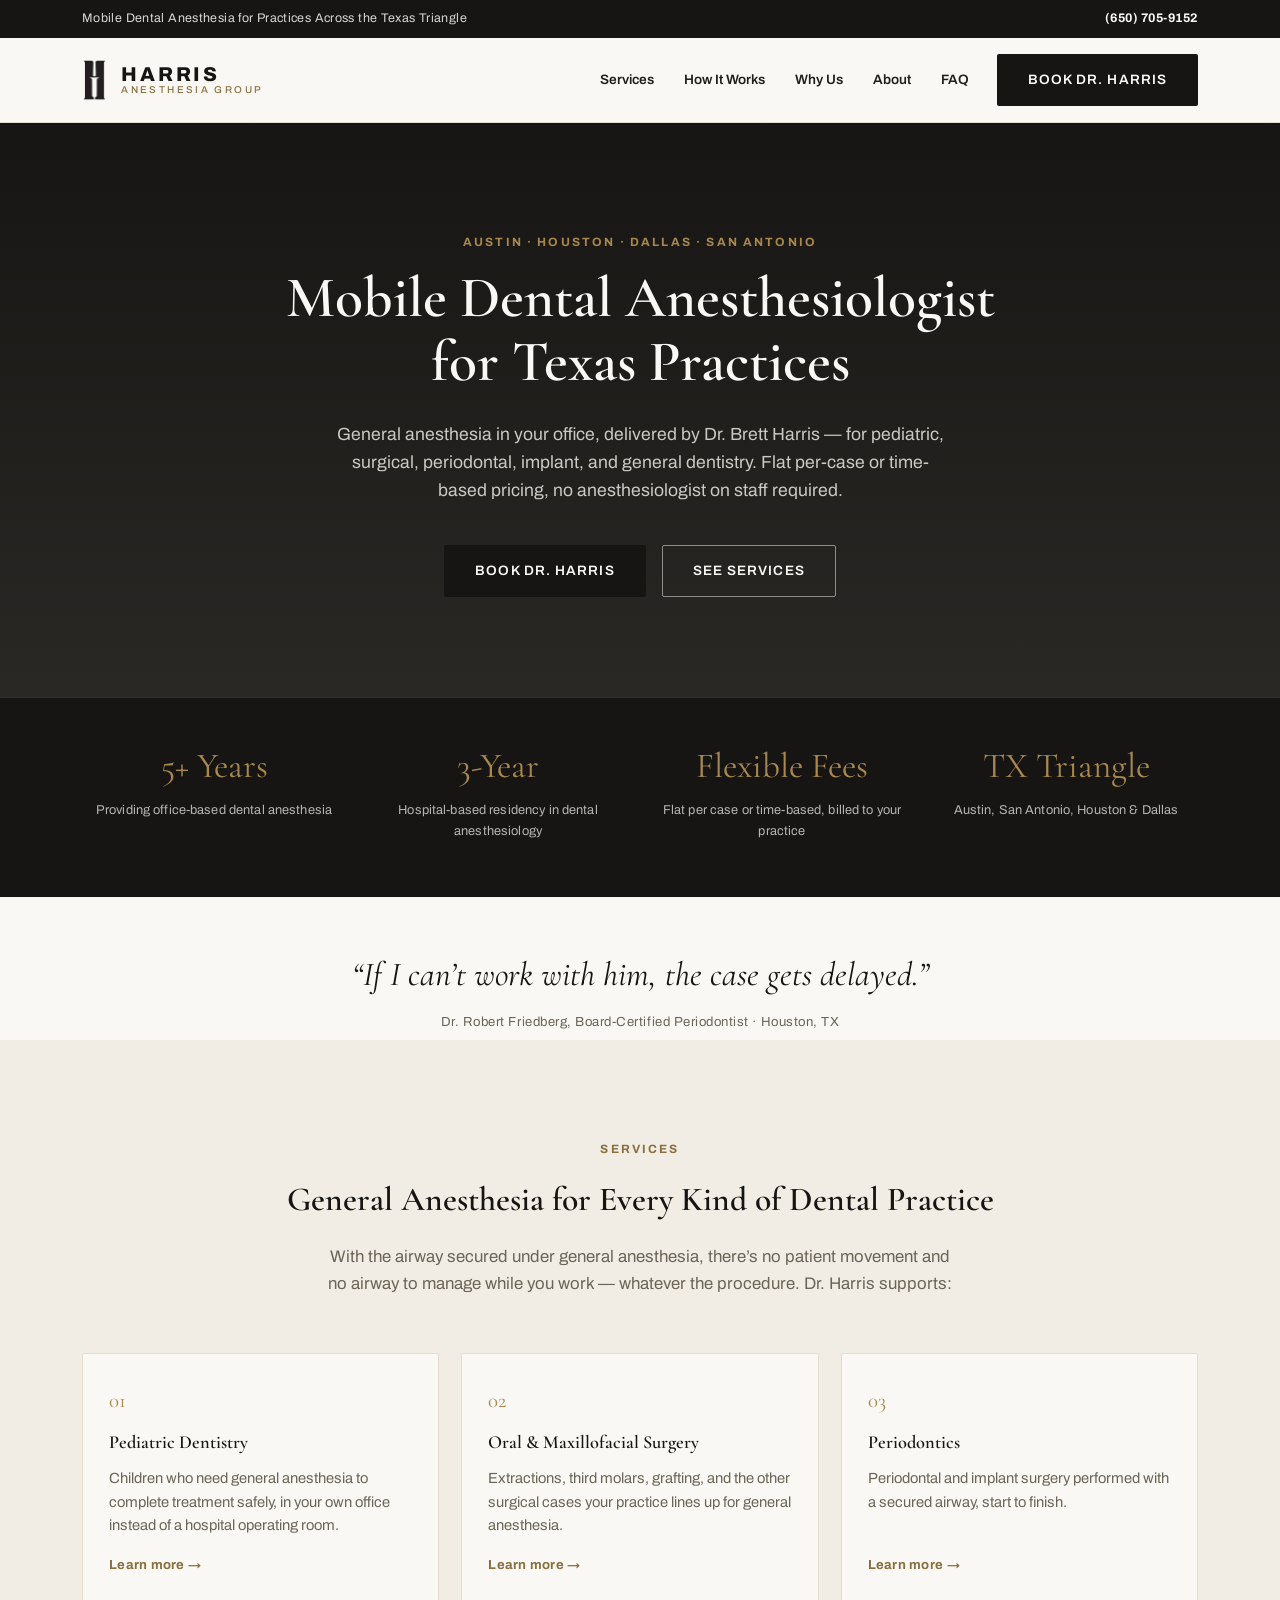
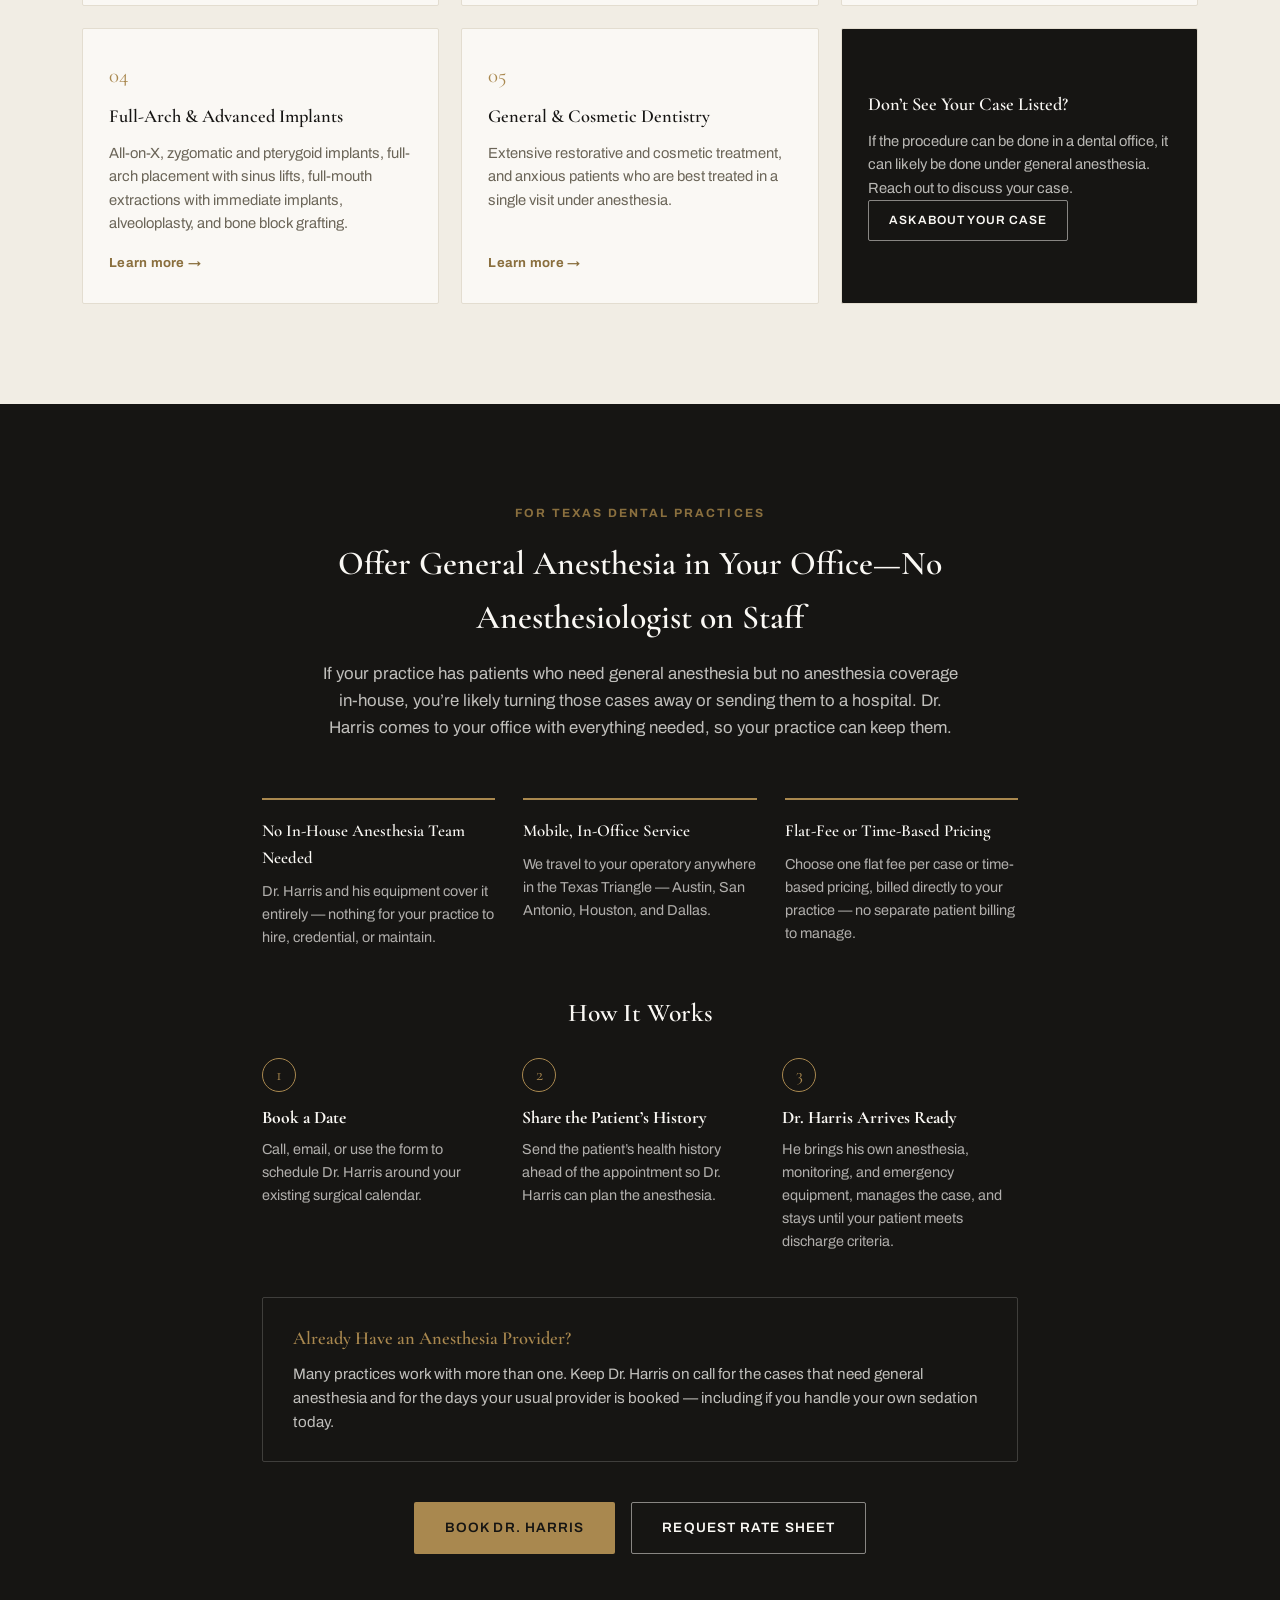
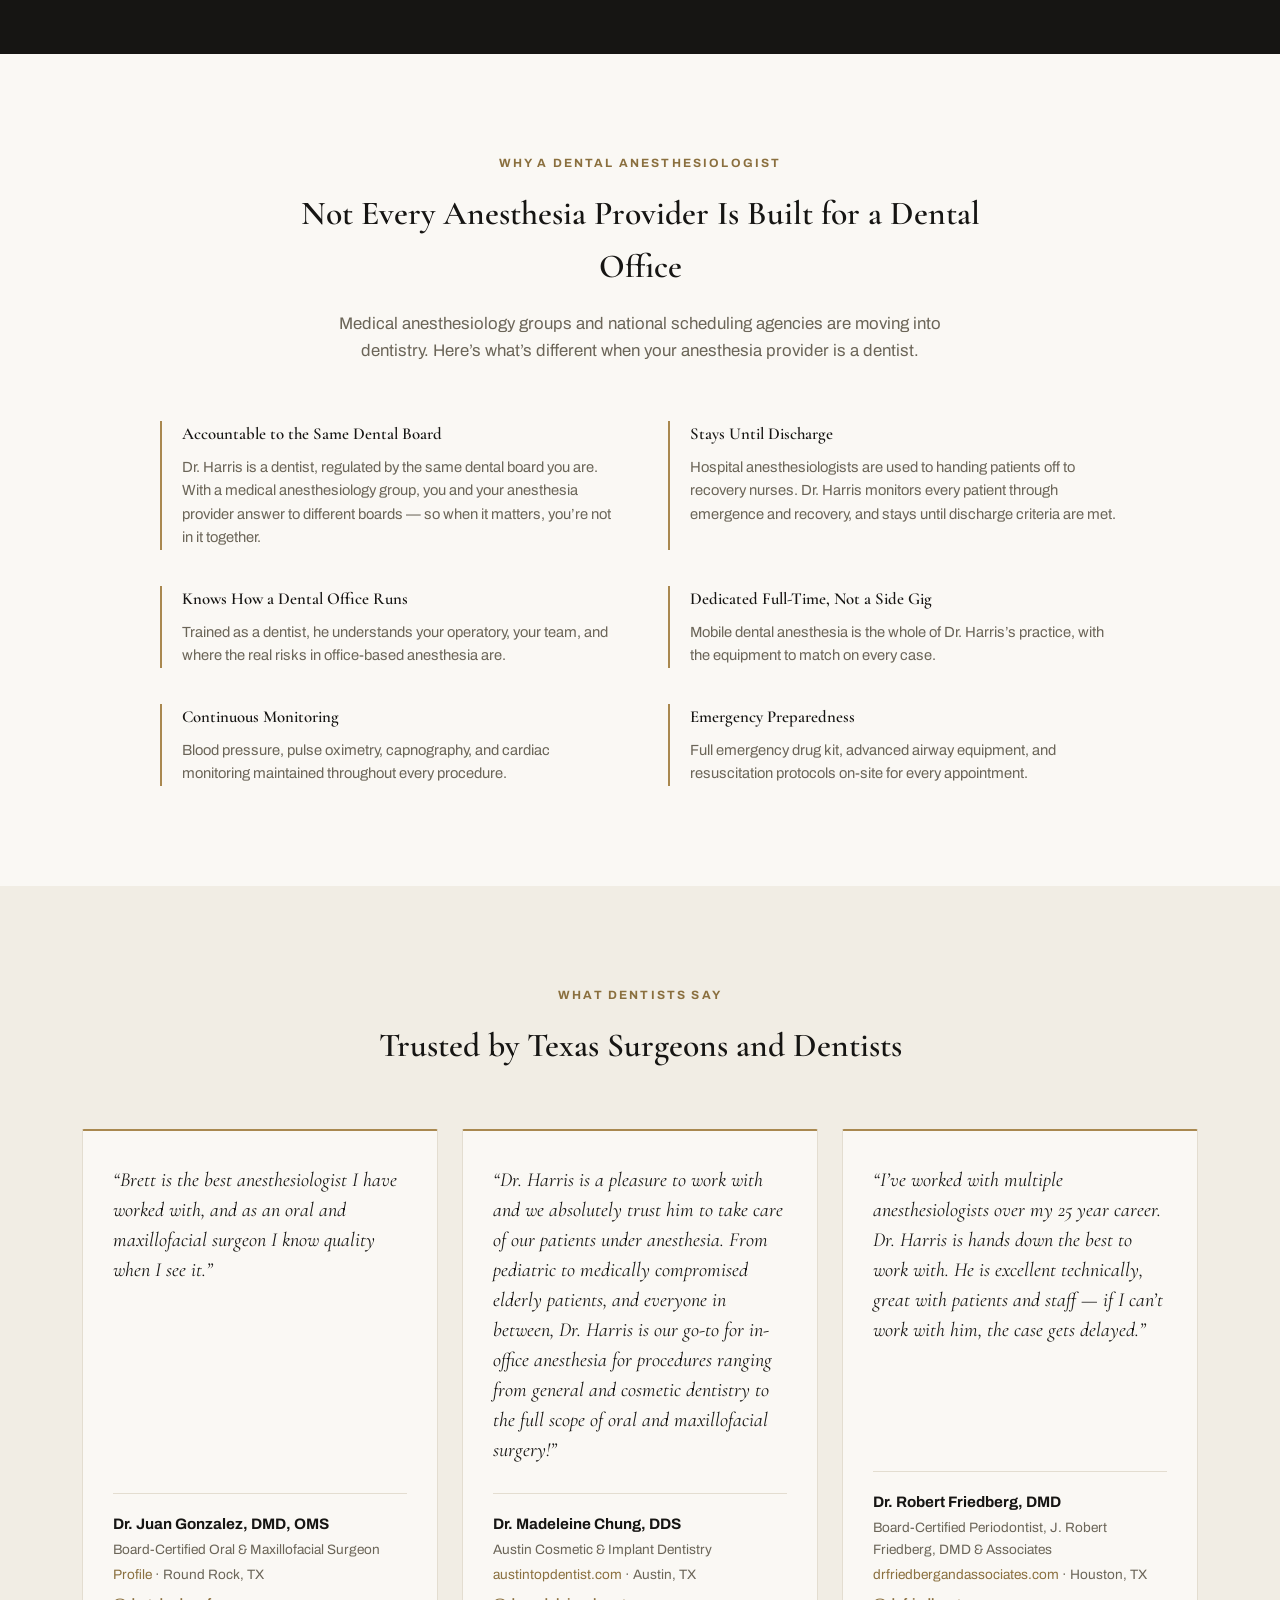
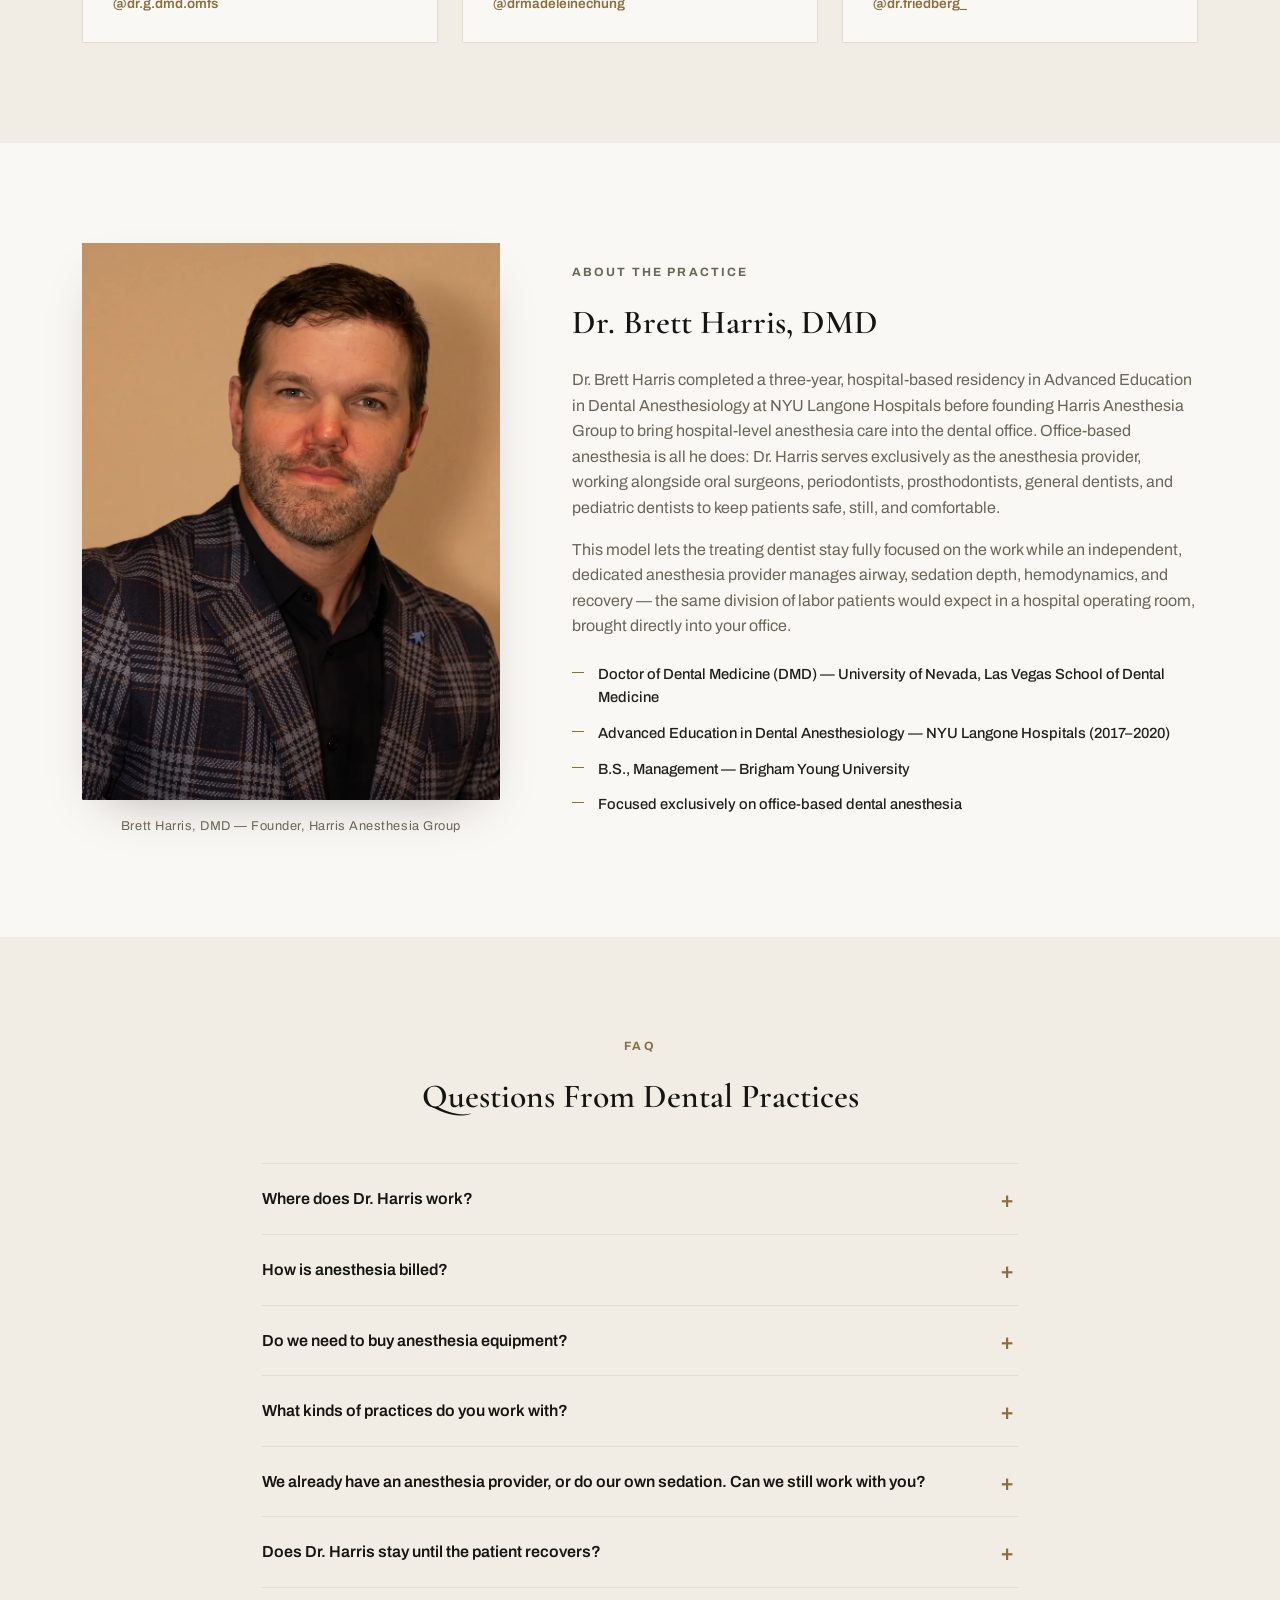
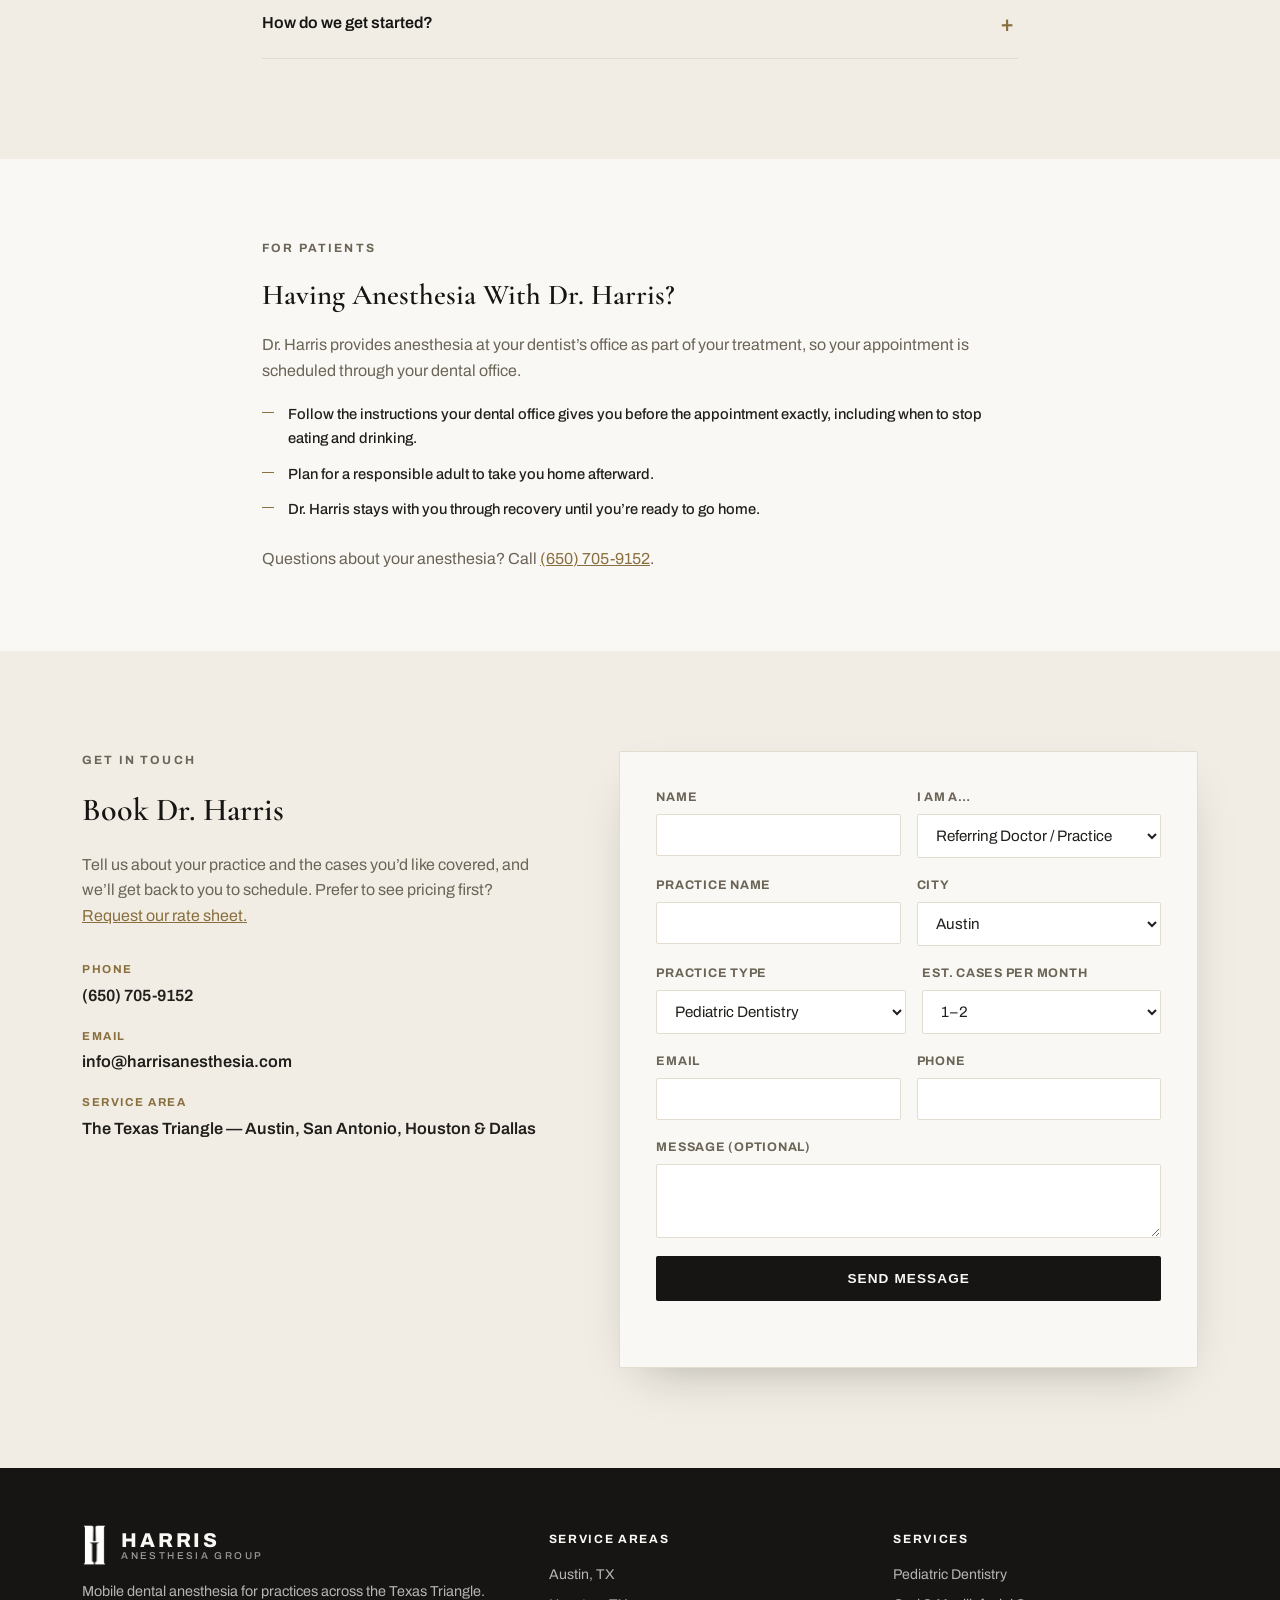
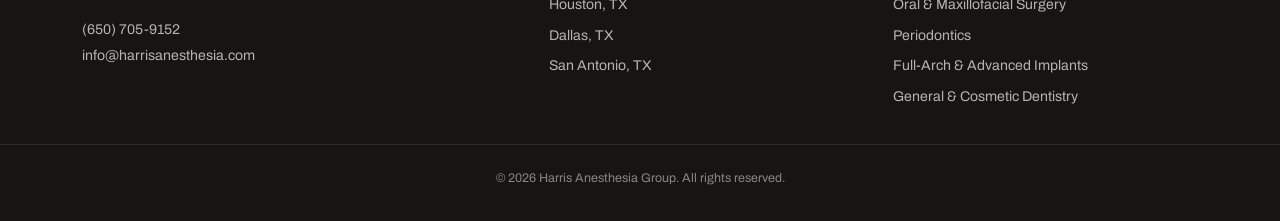
<file: index.html>
<!DOCTYPE html>
<html lang="en">
<head>
<meta charset="UTF-8">
<meta name="viewport" content="width=device-width, initial-scale=1.0">
<title>Mobile Dental Anesthesiologist in Texas | Harris Anesthesia Group</title>
<meta name="description" content="Dr. Brett Harris brings office-based general anesthesia to dental practices in Austin, Houston, Dallas &amp; San Antonio. Flat-fee or time-based pricing.">
<link rel="canonical" href="https://harrisanesthesia.com/">
<meta property="og:type" content="website">
<meta property="og:url" content="https://harrisanesthesia.com/">
<meta property="og:title" content="Mobile Dental Anesthesiologist in Texas | Harris Anesthesia Group">
<meta property="og:description" content="Dr. Brett Harris brings office-based general anesthesia to dental practices in Austin, Houston, Dallas &amp; San Antonio. Flat-fee or time-based pricing.">
<meta property="og:image" content="https://harrisanesthesia.com/assets/dr-harris-headshot-crop.jpg">
<link rel="icon" type="image/png" href="/assets/logo-icon.png">
<link rel="preconnect" href="https://fonts.googleapis.com">
<link rel="preconnect" href="https://fonts.gstatic.com" crossorigin>
<link href="https://fonts.googleapis.com/css2?family=Archivo:wght@400;500;600;700;800&family=Cormorant+Garamond:ital,wght@0,500;0,600;1,500&display=swap" rel="stylesheet">
<link rel="stylesheet" href="/css/styles.css">
<script type="application/ld+json">
{
  "@context": "https://schema.org",
  "@type": "MedicalBusiness",
  "name": "Harris Anesthesia Group",
  "url": "https://harrisanesthesia.com/",
  "logo": "https://harrisanesthesia.com/assets/logo-icon.png",
  "image": "https://harrisanesthesia.com/assets/dr-harris-headshot-crop.jpg",
  "description": "Mobile dental anesthesiology practice providing office-based general anesthesia for dental practices across the Texas Triangle.",
  "telephone": "+1-650-705-9152",
  "email": "info@harrisanesthesia.com",
  "medicalSpecialty": "Anesthesia",
  "areaServed": [
    {
      "@type": "City",
      "name": "Austin, TX"
    },
    {
      "@type": "City",
      "name": "Houston, TX"
    },
    {
      "@type": "City",
      "name": "Dallas, TX"
    },
    {
      "@type": "City",
      "name": "San Antonio, TX"
    }
  ],
  "founder": {
    "@type": "Person",
    "name": "Brett Harris",
    "honorificSuffix": "DMD",
    "jobTitle": "Dental Anesthesiologist",
    "alumniOf": [
      {
        "@type": "CollegeOrUniversity",
        "name": "University of Nevada, Las Vegas School of Dental Medicine"
      },
      {
        "@type": "Organization",
        "name": "NYU Langone Hospitals"
      },
      {
        "@type": "CollegeOrUniversity",
        "name": "Brigham Young University"
      }
    ]
  }
}
</script>
</head>
<body>

<div class="topbar">
  <div class="wrap topbar-inner">
    <span>Mobile Dental Anesthesia for Practices Across the Texas Triangle</span>
    <a href="tel:+16507059152" class="topbar-phone">(650) 705-9152</a>
  </div>
</div>

<header class="site-header" id="top">
  <div class="wrap header-inner">
    <a href="/" class="brand">
      <img src="/assets/logo-icon.png" alt="Harris Anesthesia Group mark" class="brand-mark">
      <span class="brand-word">
        <span class="brand-name">HARRIS</span>
        <span class="brand-sub">Anesthesia Group</span>
      </span>
    </a>
    <nav class="site-nav" id="site-nav">
      <a href="/#services">Services</a>
      <a href="/#how-it-works">How It Works</a>
      <a href="/#why">Why Us</a>
      <a href="/#about">About</a>
      <a href="/#faq">FAQ</a>
    </nav>
    <a href="/#contact" class="btn btn-primary header-cta">Book Dr. Harris</a>
    <button class="nav-toggle" id="nav-toggle" aria-label="Toggle navigation" aria-expanded="false">
      <span></span><span></span><span></span>
    </button>
  </div>
</header>

<main>

  <section class="hero">
    <div class="wrap hero-inner">
      <p class="eyebrow">Austin &middot; Houston &middot; Dallas &middot; San Antonio</p>
      <h1>Mobile Dental Anesthesiologist for Texas Practices</h1>
      <p class="hero-lede">
        General anesthesia in your office, delivered by Dr. Brett Harris &mdash; for pediatric,
        surgical, periodontal, implant, and general dentistry. Flat per-case or time-based
        pricing, no anesthesiologist on staff required.
      </p>
      <div class="hero-actions">
        <a href="#contact" class="btn btn-primary">Book Dr. Harris</a>
        <a href="#services" class="btn btn-ghost">See Services</a>
      </div>
    </div>
  </section>

  <section class="stats">
    <div class="wrap stats-grid">
      <div class="stat">
        <span class="stat-num">5+ Years</span>
        <span class="stat-label">Providing office-based dental anesthesia</span>
      </div>
      <div class="stat">
        <span class="stat-num">3-Year</span>
        <span class="stat-label">Hospital-based residency in dental anesthesiology</span>
      </div>
      <div class="stat">
        <span class="stat-num">Flexible Fees</span>
        <span class="stat-label">Flat per case or time-based, billed to your practice</span>
      </div>
      <div class="stat">
        <span class="stat-num">TX Triangle</span>
        <span class="stat-label">Austin, San Antonio, Houston &amp; Dallas</span>
      </div>
    </div>
  </section>

  <section class="pull-quote">
    <div class="wrap">
      <blockquote>&ldquo;If I can&rsquo;t work with him, the case gets delayed.&rdquo;</blockquote>
      <p class="pull-quote-cite">Dr. Robert Friedberg, Board-Certified Periodontist &middot; Houston, TX</p>
    </div>
  </section>

  <section id="services" class="services">
    <div class="wrap">
      <p class="eyebrow center">Services</p>
      <h2 class="center">General Anesthesia for Every Kind of Dental Practice</h2>
      <p class="section-lede center">
        With the airway secured under general anesthesia, there&rsquo;s no patient movement
        and no airway to manage while you work &mdash; whatever the procedure. Dr. Harris
        supports:
      </p>

      <div class="service-grid">
        <a class="service-card" href="/pediatric-dental-anesthesia/">
          <span class="service-index">01</span>
          <h3>Pediatric Dentistry</h3>
          <p>Children who need general anesthesia to complete treatment safely, in your own office instead of a hospital operating room.</p>
          <span class="card-link">Learn more &rarr;</span>
        </a>
        <a class="service-card" href="/oral-surgery-anesthesia/">
          <span class="service-index">02</span>
          <h3>Oral &amp; Maxillofacial Surgery</h3>
          <p>Extractions, third molars, grafting, and the other surgical cases your practice lines up for general anesthesia.</p>
          <span class="card-link">Learn more &rarr;</span>
        </a>
        <a class="service-card" href="/periodontal-surgery-anesthesia/">
          <span class="service-index">03</span>
          <h3>Periodontics</h3>
          <p>Periodontal and implant surgery performed with a secured airway, start to finish.</p>
          <span class="card-link">Learn more &rarr;</span>
        </a>
        <a class="service-card" href="/full-arch-implant-anesthesia/">
          <span class="service-index">04</span>
          <h3>Full-Arch &amp; Advanced Implants</h3>
          <p>All-on-X, zygomatic and pterygoid implants, full-arch placement with sinus lifts, full-mouth extractions with immediate implants, alveoloplasty, and bone block grafting.</p>
          <span class="card-link">Learn more &rarr;</span>
        </a>
        <a class="service-card" href="/general-cosmetic-dental-anesthesia/">
          <span class="service-index">05</span>
          <h3>General &amp; Cosmetic Dentistry</h3>
          <p>Extensive restorative and cosmetic treatment, and anxious patients who are best treated in a single visit under anesthesia.</p>
          <span class="card-link">Learn more &rarr;</span>
        </a>
        <div class="service-card service-card-cta">
          <h3>Don&rsquo;t See Your Case Listed?</h3>
          <p>If the procedure can be done in a dental office, it can likely be done under general anesthesia. Reach out to discuss your case.</p>
          <a href="#contact" class="btn btn-ghost btn-small">Ask About Your Case</a>
        </div>
      </div>
    </div>
  </section>

  <section id="how-it-works" class="referring">
    <div class="wrap referring-inner">
      <p class="eyebrow">For Texas Dental Practices</p>
      <h2>Offer General Anesthesia in Your Office&mdash;No Anesthesiologist on Staff</h2>
      <p class="section-lede">
        If your practice has patients who need general anesthesia but no anesthesia coverage
        in-house, you&rsquo;re likely turning those cases away or sending them to a hospital.
        Dr. Harris comes to your office with everything needed, so your practice can keep them.
      </p>
      <div class="referring-points">
        <div class="referring-point">
          <h3>No In-House Anesthesia Team Needed</h3>
          <p>Dr. Harris and his equipment cover it entirely &mdash; nothing for your practice to hire, credential, or maintain.</p>
        </div>
        <div class="referring-point">
          <h3>Mobile, In-Office Service</h3>
          <p>We travel to your operatory anywhere in the Texas Triangle &mdash; Austin, San Antonio, Houston, and Dallas.</p>
        </div>
        <div class="referring-point">
          <h3>Flat-Fee or Time-Based Pricing</h3>
          <p>Choose one flat fee per case or time-based pricing, billed directly to your practice &mdash; no separate patient billing to manage.</p>
        </div>
      </div>

      <h3 class="how-heading">How It Works</h3>
        <ol class="how-steps">
          <li class="how-step"><span class="how-num">1</span><h4>Book a Date</h4><p>Call, email, or use the form to schedule Dr. Harris around your existing surgical calendar.</p></li>
          <li class="how-step"><span class="how-num">2</span><h4>Share the Patient&rsquo;s History</h4><p>Send the patient&rsquo;s health history ahead of the appointment so Dr. Harris can plan the anesthesia.</p></li>
          <li class="how-step"><span class="how-num">3</span><h4>Dr. Harris Arrives Ready</h4><p>He brings his own anesthesia, monitoring, and emergency equipment, manages the case, and stays until your patient meets discharge criteria.</p></li>
        </ol>

      <div class="backup-callout">
        <h3>Already Have an Anesthesia Provider?</h3>
        <p>
          Many practices work with more than one. Keep Dr. Harris on call for the cases that
          need general anesthesia and for the days your usual provider is booked &mdash;
          including if you handle your own sedation today.
        </p>
      </div>
      <div class="hero-actions">
        <a href="#contact" class="btn btn-primary btn-on-dark">Book Dr. Harris</a>
        <a href="mailto:info@harrisanesthesia.com?subject=Request%20Rate%20Sheet" class="btn btn-ghost btn-ghost-dark">Request Rate Sheet</a>
      </div>
    </div>
  </section>

  <section id="why" class="why">
    <div class="wrap">
      <p class="eyebrow center">Why a Dental Anesthesiologist</p>
      <h2 class="center">Not Every Anesthesia Provider Is Built for a Dental Office</h2>
      <p class="section-lede center">
        Medical anesthesiology groups and national scheduling agencies are moving into
        dentistry. Here&rsquo;s what&rsquo;s different when your anesthesia provider is a dentist.
      </p>
      <div class="why-grid">
        <div class="safety-item">
          <h3>Accountable to the Same Dental Board</h3>
          <p>Dr. Harris is a dentist, regulated by the same dental board you are. With a medical anesthesiology group, you and your anesthesia provider answer to different boards &mdash; so when it matters, you&rsquo;re not in it together.</p>
        </div>
        <div class="safety-item">
          <h3>Stays Until Discharge</h3>
          <p>Hospital anesthesiologists are used to handing patients off to recovery nurses. Dr. Harris monitors every patient through emergence and recovery, and stays until discharge criteria are met.</p>
        </div>
        <div class="safety-item">
          <h3>Knows How a Dental Office Runs</h3>
          <p>Trained as a dentist, he understands your operatory, your team, and where the real risks in office-based anesthesia are.</p>
        </div>
        <div class="safety-item">
          <h3>Dedicated Full-Time, Not a Side Gig</h3>
          <p>Mobile dental anesthesia is the whole of Dr. Harris&rsquo;s practice, with the equipment to match on every case.</p>
        </div>
        <div class="safety-item">
          <h3>Continuous Monitoring</h3>
          <p>Blood pressure, pulse oximetry, capnography, and cardiac monitoring maintained throughout every procedure.</p>
        </div>
        <div class="safety-item">
          <h3>Emergency Preparedness</h3>
          <p>Full emergency drug kit, advanced airway equipment, and resuscitation protocols on-site for every appointment.</p>
        </div>
      </div>
    </div>
  </section>

  <section id="testimonials" class="testimonials">
    <div class="wrap">
      <p class="eyebrow center">What Dentists Say</p>
      <h2 class="center">Trusted by Texas Surgeons and Dentists</h2>

      <div class="testimonial-grid">
        <figure class="testimonial">
          <blockquote>&ldquo;Brett is the best anesthesiologist I have worked with, and as an oral and maxillofacial surgeon I know quality when I see it.&rdquo;</blockquote>
          <figcaption>
            <span class="testimonial-name">Dr. Juan Gonzalez, DMD, OMS</span>
            <span class="testimonial-role">Board-Certified Oral &amp; Maxillofacial Surgeon</span>
            <span class="testimonial-place"><a href="https://infiniadental.com/dr-juan-gonzalez/" target="_blank" rel="noopener">Profile</a> &middot; Round Rock, TX</span>
            <a class="testimonial-social" href="https://www.instagram.com/dr.g.dmd.omfs" target="_blank" rel="noopener">@dr.g.dmd.omfs</a>
          </figcaption>
        </figure>

        <figure class="testimonial">
          <blockquote>&ldquo;Dr. Harris is a pleasure to work with and we absolutely trust him to take care of our patients under anesthesia. From pediatric to medically compromised elderly patients, and everyone in between, Dr. Harris is our go-to for in-office anesthesia for procedures ranging from general and cosmetic dentistry to the full scope of oral and maxillofacial surgery!&rdquo;</blockquote>
          <figcaption>
            <span class="testimonial-name">Dr. Madeleine Chung, DDS</span>
            <span class="testimonial-role">Austin Cosmetic &amp; Implant Dentistry</span>
            <span class="testimonial-place"><a href="https://austintopdentist.com/" target="_blank" rel="noopener">austintopdentist.com</a> &middot; Austin, TX</span>
            <a class="testimonial-social" href="https://www.instagram.com/drmadeleinechung/" target="_blank" rel="noopener">@drmadeleinechung</a>
          </figcaption>
        </figure>

        <figure class="testimonial">
          <blockquote>&ldquo;I&rsquo;ve worked with multiple anesthesiologists over my 25 year career. Dr. Harris is hands down the best to work with. He is excellent technically, great with patients and staff &mdash; if I can&rsquo;t work with him, the case gets delayed.&rdquo;</blockquote>
          <figcaption>
            <span class="testimonial-name">Dr. Robert Friedberg, DMD</span>
            <span class="testimonial-role">Board-Certified Periodontist, J. Robert Friedberg, DMD &amp; Associates</span>
            <span class="testimonial-place"><a href="https://drfriedbergandassociates.com/" target="_blank" rel="noopener">drfriedbergandassociates.com</a> &middot; Houston, TX</span>
            <a class="testimonial-social" href="https://www.instagram.com/dr.friedberg_/" target="_blank" rel="noopener">@dr.friedberg_</a>
          </figcaption>
        </figure>
      </div>
    </div>
  </section>

  <section id="about" class="about">
    <div class="wrap about-grid">
      <div class="about-media">
        <div class="about-media-frame">
          <picture>
            <source srcset="/assets/dr-harris-headshot.webp" type="image/webp">
            <img src="/assets/dr-harris-headshot-crop.jpg" alt="Dr. Brett Harris, DMD" class="about-photo" width="880" height="1173" loading="lazy">
          </picture>
        </div>
        <p class="about-caption">Brett Harris, DMD &mdash; Founder, Harris Anesthesia Group</p>
      </div>
      <div class="about-copy">
        <p class="eyebrow">About the Practice</p>
        <h2>Dr. Brett Harris, DMD</h2>
        <p>
          Dr. Brett Harris completed a three-year, hospital-based residency in Advanced
          Education in Dental Anesthesiology at NYU Langone Hospitals before founding Harris
          Anesthesia Group to bring hospital-level anesthesia care into the dental office.
          Office-based anesthesia is all he does: Dr. Harris serves exclusively as the
          anesthesia provider, working alongside oral surgeons, periodontists, prosthodontists,
          general dentists, and pediatric dentists to keep patients safe, still, and comfortable.
        </p>
        <p>
          This model lets the treating dentist stay fully focused on the work while an
          independent, dedicated anesthesia provider manages airway, sedation depth,
          hemodynamics, and recovery &mdash; the same division of labor patients would expect in
          a hospital operating room, brought directly into your office.
        </p>
        <ul class="credential-list">
          <li>Doctor of Dental Medicine (DMD) &mdash; University of Nevada, Las Vegas School of Dental Medicine</li>
          <li>Advanced Education in Dental Anesthesiology &mdash; NYU Langone Hospitals (2017&ndash;2020)</li>
          <li>B.S., Management &mdash; Brigham Young University</li>
          <li>Focused exclusively on office-based dental anesthesia</li>
        </ul>
      </div>
    </div>
  </section>

  <section id="faq" class="faq">
    <div class="wrap faq-inner">
      <p class="eyebrow center">FAQ</p>
      <h2 class="center">Questions From Dental Practices</h2>
      <div class="faq-list">
        <details class="faq-item">
          <summary>Where does Dr. Harris work?</summary>
          <p>Anywhere in the Texas Triangle &mdash; Austin, San Antonio, Houston, Dallas, and the surrounding communities. He comes to your office; your patients never leave your practice.</p>
        </details>
        <details class="faq-item">
          <summary>How is anesthesia billed?</summary>
          <p>Your choice of one flat fee per case or time-based pricing, billed directly to your practice &mdash; there&rsquo;s no separate patient billing for your team to manage. <a href="mailto:info@harrisanesthesia.com?subject=Request%20Rate%20Sheet">Email us for our current rate sheet.</a></p>
        </details>
        <details class="faq-item">
          <summary>Do we need to buy anesthesia equipment?</summary>
          <p>Dr. Harris brings his own anesthesia, monitoring, and emergency equipment to every case, so your practice doesn&rsquo;t need to purchase or maintain it.</p>
        </details>
        <details class="faq-item">
          <summary>What kinds of practices do you work with?</summary>
          <p>Pediatric dentists, oral and maxillofacial surgeons, periodontists, prosthodontists and implant practices, and general and cosmetic dentists.</p>
        </details>
        <details class="faq-item">
          <summary>We already have an anesthesia provider, or do our own sedation. Can we still work with you?</summary>
          <p>Yes. Many practices work with more than one anesthesia provider. Keep Dr. Harris on call for cases that need general anesthesia and for the days your usual provider is booked.</p>
        </details>
        <details class="faq-item">
          <summary>Does Dr. Harris stay until the patient recovers?</summary>
          <p>Yes. He monitors every patient through emergence and recovery, and stays until discharge criteria are met.</p>
        </details>
        <details class="faq-item">
          <summary>How do we get started?</summary>
          <p>Call <a href="tel:+16507059152">(650) 705-9152</a>, email <a href="mailto:info@harrisanesthesia.com">info@harrisanesthesia.com</a>, or use the form below with your practice name, city, and the type of cases you&rsquo;d like covered.</p>
        </details>
      </div>
    </div>
  </section>

  <section id="patients" class="patients">
    <div class="wrap patients-inner">
      <p class="eyebrow">For Patients</p>
      <h2>Having Anesthesia With Dr. Harris?</h2>
      <p>
        Dr. Harris provides anesthesia at your dentist&rsquo;s office as part of your treatment,
        so your appointment is scheduled through your dental office.
      </p>
      <ul class="credential-list">
        <li>Follow the instructions your dental office gives you before the appointment exactly, including when to stop eating and drinking.</li>
        <li>Plan for a responsible adult to take you home afterward.</li>
        <li>Dr. Harris stays with you through recovery until you&rsquo;re ready to go home.</li>
      </ul>
      <p class="patients-contact">Questions about your anesthesia? Call <a href="tel:+16507059152">(650) 705-9152</a>.</p>
    </div>
  </section>

  <section id="contact" class="contact">
    <div class="wrap contact-grid">
      <div class="contact-info">
        <p class="eyebrow">Get in Touch</p>
        <h2>Book Dr. Harris</h2>
        <p>
          Tell us about your practice and the cases you&rsquo;d like covered, and we&rsquo;ll get
          back to you to schedule. Prefer to see pricing first?
          <a href="mailto:info@harrisanesthesia.com?subject=Request%20Rate%20Sheet">Request our rate sheet.</a>
        </p>
        <dl class="contact-details">
          <div>
            <dt>Phone</dt>
            <dd><a href="tel:+16507059152">(650) 705-9152</a></dd>
          </div>
          <div>
            <dt>Email</dt>
            <dd><a href="mailto:info@harrisanesthesia.com">info@harrisanesthesia.com</a></dd>
          </div>
          <div>
            <dt>Service Area</dt>
            <dd>The Texas Triangle &mdash; Austin, San Antonio, Houston &amp; Dallas</dd>
          </div>
        </dl>
      </div>
      <form class="contact-form" id="contact-form" action="https://formsubmit.co/info@harrisanesthesia.com" method="POST">
        <input type="hidden" name="_subject" value="New inquiry from harrisanesthesia.com">
        <input type="hidden" name="_template" value="table">
        <input type="text" name="_honey" class="form-honeypot" tabindex="-1" autocomplete="off" aria-hidden="true">
        <div class="form-pair">
          <div class="form-row">
            <label for="name">Name</label>
            <input type="text" id="name" name="name" required>
          </div>
          <div class="form-row">
            <label for="role">I am a&hellip;</label>
            <select id="role" name="role">
              <option>Referring Doctor / Practice</option>
              <option>Patient</option>
              <option>Other</option>
            </select>
          </div>
        </div>
        <div class="form-pair">
          <div class="form-row">
            <label for="practice">Practice Name</label>
            <input type="text" id="practice" name="practice">
          </div>
          <div class="form-row">
            <label for="city">City</label>
            <select id="city" name="city">
              <option>Austin</option>
              <option>Houston</option>
              <option>Dallas</option>
              <option>San Antonio</option>
              <option>Other</option>
            </select>
          </div>
        </div>
        <div class="form-pair">
          <div class="form-row">
            <label for="practice-type">Practice Type</label>
            <select id="practice-type" name="practice_type">
              <option>Pediatric Dentistry</option>
              <option>Oral &amp; Maxillofacial Surgery</option>
              <option>Periodontics</option>
              <option>Prosthodontics / Implants</option>
              <option>General &amp; Cosmetic Dentistry</option>
              <option>Other</option>
            </select>
          </div>
          <div class="form-row">
            <label for="cases">Est. Cases per Month</label>
            <select id="cases" name="cases_per_month">
              <option>1&ndash;2</option>
              <option>3&ndash;5</option>
              <option>6&ndash;10</option>
              <option>10+</option>
              <option>Not sure</option>
            </select>
          </div>
        </div>
        <div class="form-pair">
          <div class="form-row">
            <label for="email">Email</label>
            <input type="email" id="email" name="email" required>
          </div>
          <div class="form-row">
            <label for="phone">Phone</label>
            <input type="tel" id="phone" name="phone">
          </div>
        </div>
        <div class="form-row">
          <label for="message">Message (optional)</label>
          <textarea id="message" name="message" rows="3"></textarea>
        </div>
        <button type="submit" class="btn btn-primary btn-block">Send Message</button>
        <p class="form-note" id="form-note" role="status"></p>
      </form>
    </div>
  </section>

</main>

<footer class="site-footer">
  <div class="wrap footer-cols">
    <div class="footer-brand-col">
      <a href="/" class="brand brand-footer">
        <img src="/assets/logo-icon.png" alt="Harris Anesthesia Group mark" class="brand-mark">
        <span class="brand-word">
          <span class="brand-name">HARRIS</span>
          <span class="brand-sub">Anesthesia Group</span>
        </span>
      </a>
      <p class="footer-tagline">Mobile dental anesthesia for practices across the Texas Triangle.</p>
      <p class="footer-contact"><a href="tel:+16507059152">(650) 705-9152</a><br><a href="mailto:info@harrisanesthesia.com">info@harrisanesthesia.com</a></p>
    </div>
    <div>
      <h4 class="footer-heading">Service Areas</h4>
      <ul class="footer-links">
          <li><a href="/austin/">Austin, TX</a></li>
          <li><a href="/houston/">Houston, TX</a></li>
          <li><a href="/dallas/">Dallas, TX</a></li>
          <li><a href="/san-antonio/">San Antonio, TX</a></li>
      </ul>
    </div>
    <div>
      <h4 class="footer-heading">Services</h4>
      <ul class="footer-links">
          <li><a href="/pediatric-dental-anesthesia/">Pediatric Dentistry</a></li>
          <li><a href="/oral-surgery-anesthesia/">Oral &amp; Maxillofacial Surgery</a></li>
          <li><a href="/periodontal-surgery-anesthesia/">Periodontics</a></li>
          <li><a href="/full-arch-implant-anesthesia/">Full-Arch &amp; Advanced Implants</a></li>
          <li><a href="/general-cosmetic-dental-anesthesia/">General &amp; Cosmetic Dentistry</a></li>
      </ul>
    </div>
  </div>
  <p class="footer-copy">&copy; <span id="year"></span> Harris Anesthesia Group. All rights reserved.</p>
</footer>

<script src="/js/main.js"></script>
</body>
</html>
</file>
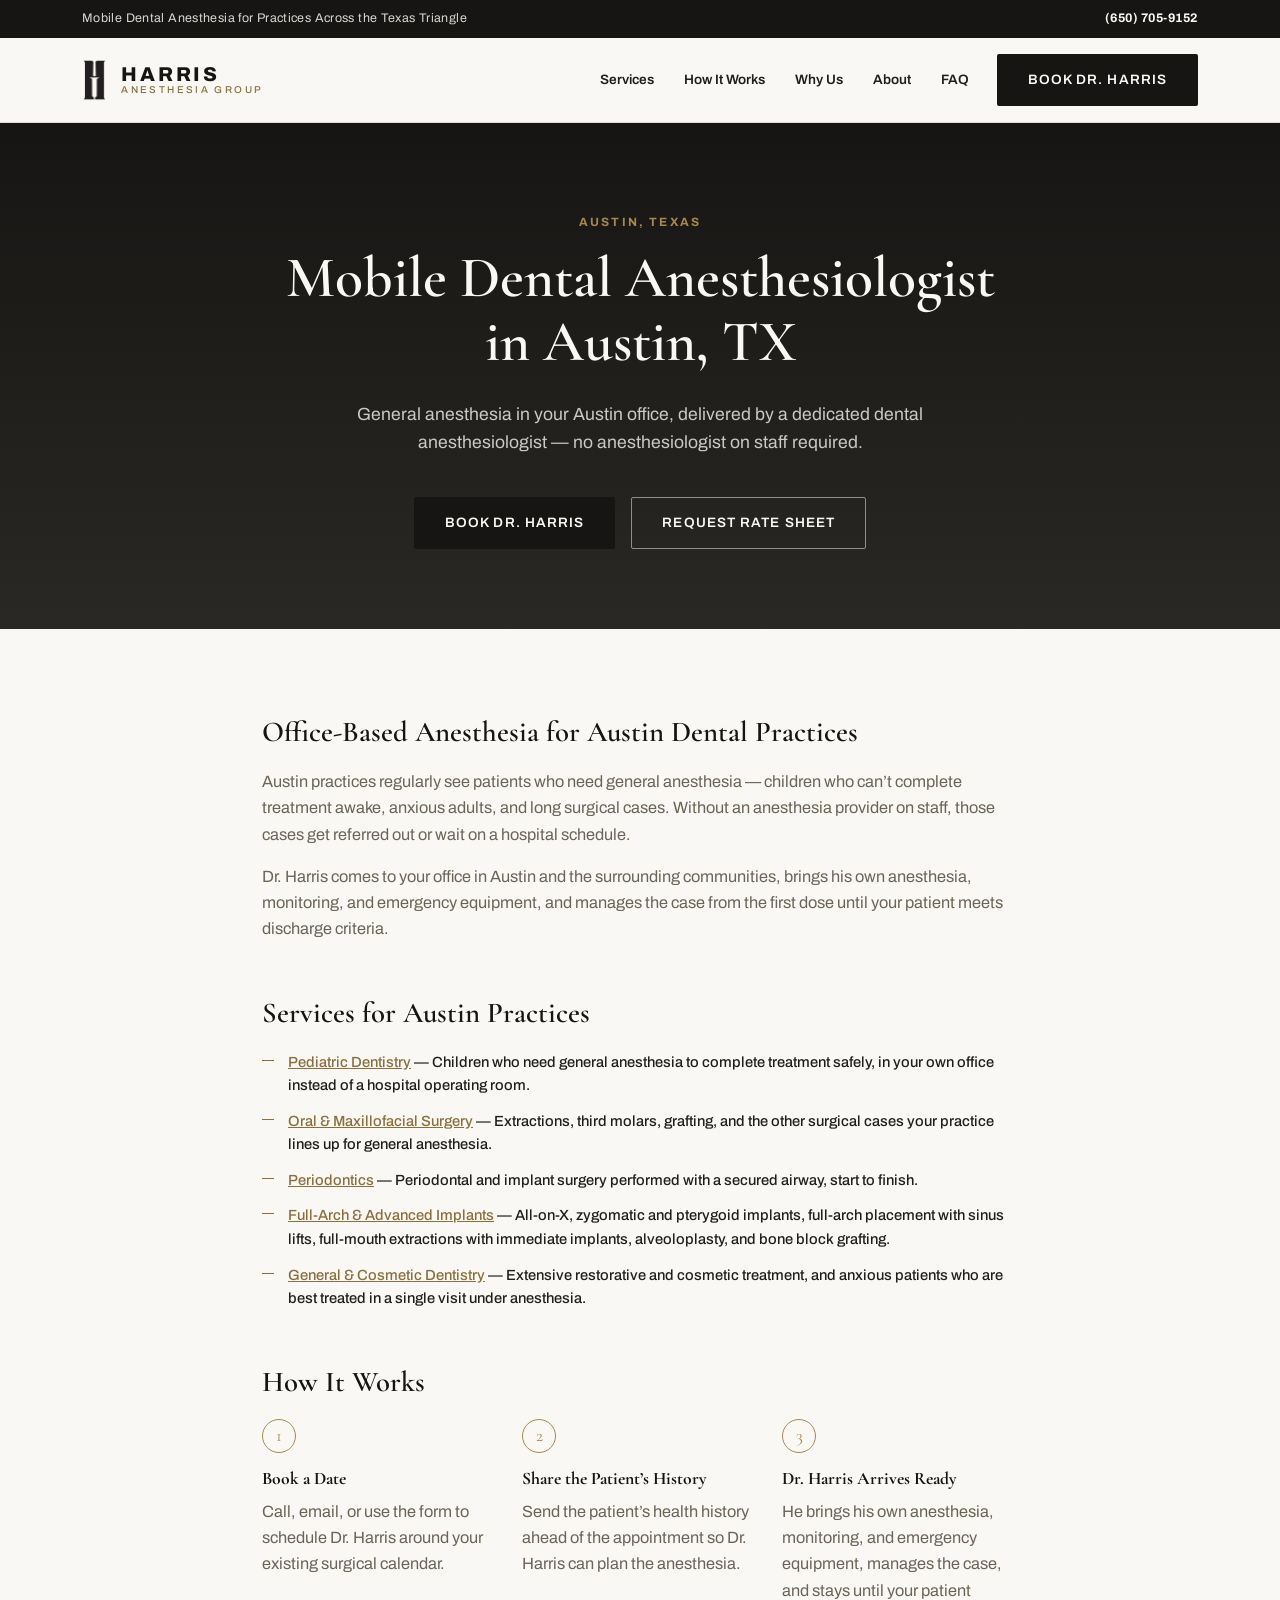
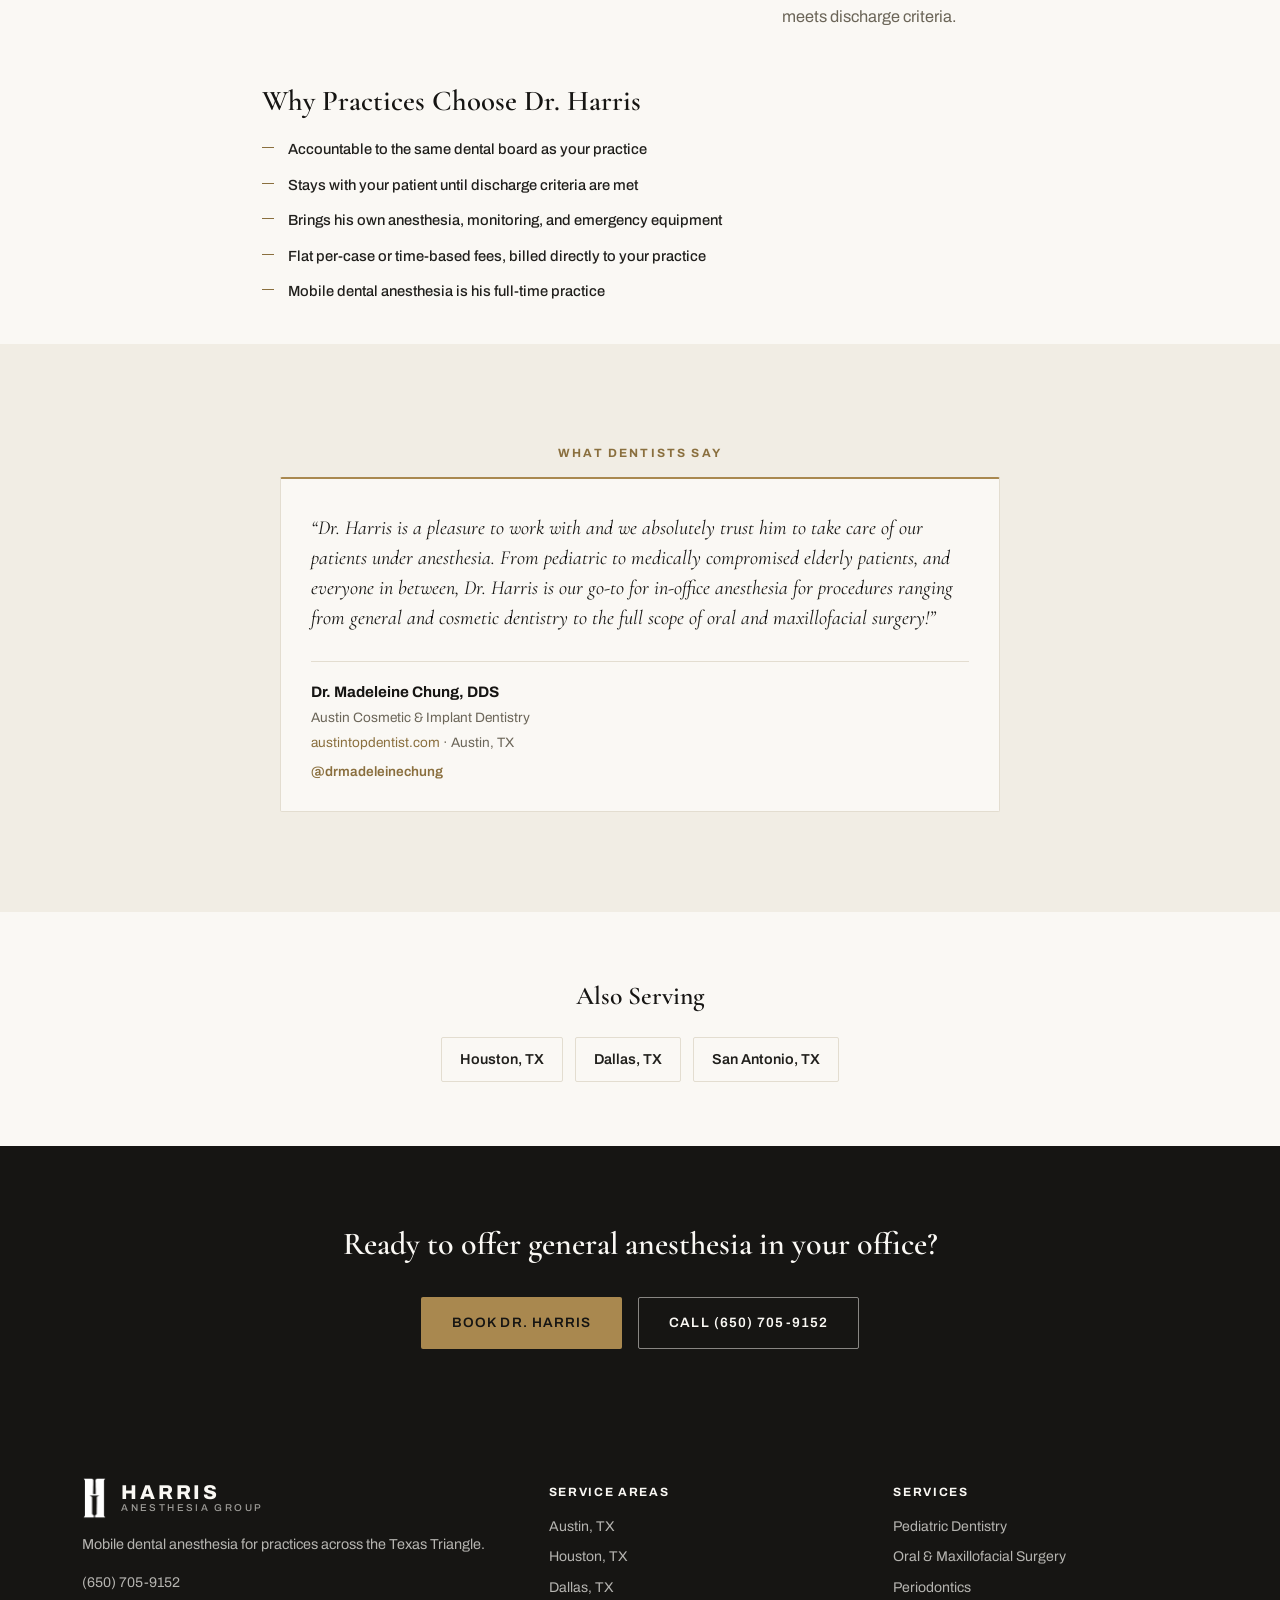
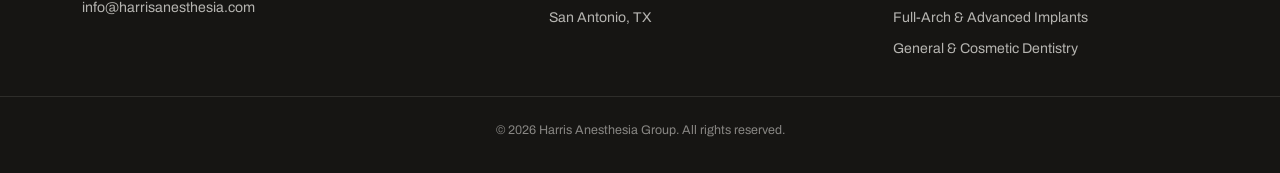
<file: austin/index.html>
<!DOCTYPE html>
<html lang="en">
<head>
<meta charset="UTF-8">
<meta name="viewport" content="width=device-width, initial-scale=1.0">
<title>Dental Anesthesiologist in Austin, TX | Harris Anesthesia</title>
<meta name="description" content="Mobile dental anesthesiologist Dr. Brett Harris brings general anesthesia to dental offices in Austin, TX. Flat-fee or time-based pricing.">
<link rel="canonical" href="https://harrisanesthesia.com/austin/">
<meta property="og:type" content="website">
<meta property="og:url" content="https://harrisanesthesia.com/austin/">
<meta property="og:title" content="Dental Anesthesiologist in Austin, TX | Harris Anesthesia">
<meta property="og:description" content="Mobile dental anesthesiologist Dr. Brett Harris brings general anesthesia to dental offices in Austin, TX. Flat-fee or time-based pricing.">
<meta property="og:image" content="https://harrisanesthesia.com/assets/dr-harris-headshot-crop.jpg">
<link rel="icon" type="image/png" href="/assets/logo-icon.png">
<link rel="preconnect" href="https://fonts.googleapis.com">
<link rel="preconnect" href="https://fonts.gstatic.com" crossorigin>
<link href="https://fonts.googleapis.com/css2?family=Archivo:wght@400;500;600;700;800&family=Cormorant+Garamond:ital,wght@0,500;0,600;1,500&display=swap" rel="stylesheet">
<link rel="stylesheet" href="/css/styles.css">
</head>
<body>

<div class="topbar">
  <div class="wrap topbar-inner">
    <span>Mobile Dental Anesthesia for Practices Across the Texas Triangle</span>
    <a href="tel:+16507059152" class="topbar-phone">(650) 705-9152</a>
  </div>
</div>

<header class="site-header" id="top">
  <div class="wrap header-inner">
    <a href="/" class="brand">
      <img src="/assets/logo-icon.png" alt="Harris Anesthesia Group mark" class="brand-mark">
      <span class="brand-word">
        <span class="brand-name">HARRIS</span>
        <span class="brand-sub">Anesthesia Group</span>
      </span>
    </a>
    <nav class="site-nav" id="site-nav">
      <a href="/#services">Services</a>
      <a href="/#how-it-works">How It Works</a>
      <a href="/#why">Why Us</a>
      <a href="/#about">About</a>
      <a href="/#faq">FAQ</a>
    </nav>
    <a href="/#contact" class="btn btn-primary header-cta">Book Dr. Harris</a>
    <button class="nav-toggle" id="nav-toggle" aria-label="Toggle navigation" aria-expanded="false">
      <span></span><span></span><span></span>
    </button>
  </div>
</header>

<main>

  <section class="hero page-hero">
    <div class="wrap hero-inner">
      <p class="eyebrow">Austin, Texas</p>
      <h1>Mobile Dental Anesthesiologist in Austin, TX</h1>
      <p class="hero-lede">General anesthesia in your Austin office, delivered by a dedicated dental anesthesiologist &mdash; no anesthesiologist on staff required.</p>
      <div class="hero-actions">
        <a href="/#contact" class="btn btn-primary">Book Dr. Harris</a>
        <a href="mailto:info@harrisanesthesia.com?subject=Request%20Rate%20Sheet" class="btn btn-ghost">Request Rate Sheet</a>
      </div>
    </div>
  </section>

  <section class="page-body">
    <div class="wrap prose">
      <h2>Office-Based Anesthesia for Austin Dental Practices</h2>
      <p>Austin practices regularly see patients who need general anesthesia &mdash; children who can&rsquo;t complete treatment awake, anxious adults, and long surgical cases. Without an anesthesia provider on staff, those cases get referred out or wait on a hospital schedule.</p>
      <p>Dr. Harris comes to your office in Austin and the surrounding communities, brings his own anesthesia, monitoring, and emergency equipment, and manages the case from the first dose until your patient meets discharge criteria.</p>

      <h2>Services for Austin Practices</h2>
      <ul class="credential-list">
        <li><a href="/pediatric-dental-anesthesia/">Pediatric Dentistry</a> &mdash; Children who need general anesthesia to complete treatment safely, in your own office instead of a hospital operating room.</li>
        <li><a href="/oral-surgery-anesthesia/">Oral &amp; Maxillofacial Surgery</a> &mdash; Extractions, third molars, grafting, and the other surgical cases your practice lines up for general anesthesia.</li>
        <li><a href="/periodontal-surgery-anesthesia/">Periodontics</a> &mdash; Periodontal and implant surgery performed with a secured airway, start to finish.</li>
        <li><a href="/full-arch-implant-anesthesia/">Full-Arch &amp; Advanced Implants</a> &mdash; All-on-X, zygomatic and pterygoid implants, full-arch placement with sinus lifts, full-mouth extractions with immediate implants, alveoloplasty, and bone block grafting.</li>
        <li><a href="/general-cosmetic-dental-anesthesia/">General &amp; Cosmetic Dentistry</a> &mdash; Extensive restorative and cosmetic treatment, and anxious patients who are best treated in a single visit under anesthesia.</li>
      </ul>

      <h2>How It Works</h2>
        <ol class="how-steps">
          <li class="how-step"><span class="how-num">1</span><h4>Book a Date</h4><p>Call, email, or use the form to schedule Dr. Harris around your existing surgical calendar.</p></li>
          <li class="how-step"><span class="how-num">2</span><h4>Share the Patient&rsquo;s History</h4><p>Send the patient&rsquo;s health history ahead of the appointment so Dr. Harris can plan the anesthesia.</p></li>
          <li class="how-step"><span class="how-num">3</span><h4>Dr. Harris Arrives Ready</h4><p>He brings his own anesthesia, monitoring, and emergency equipment, manages the case, and stays until your patient meets discharge criteria.</p></li>
        </ol>

      <h2>Why Practices Choose Dr. Harris</h2>
      <ul class="credential-list">
        <li>Accountable to the same dental board as your practice</li>
        <li>Stays with your patient until discharge criteria are met</li>
        <li>Brings his own anesthesia, monitoring, and emergency equipment</li>
        <li>Flat per-case or time-based fees, billed directly to your practice</li>
        <li>Mobile dental anesthesia is his full-time practice</li>
      </ul>
    </div>
  </section>

  <section class="testimonials">
    <div class="wrap">
      <p class="eyebrow center">What Dentists Say</p>
      <div class="testimonial-single">
        <figure class="testimonial">
          <blockquote>&ldquo;Dr. Harris is a pleasure to work with and we absolutely trust him to take care of our patients under anesthesia. From pediatric to medically compromised elderly patients, and everyone in between, Dr. Harris is our go-to for in-office anesthesia for procedures ranging from general and cosmetic dentistry to the full scope of oral and maxillofacial surgery!&rdquo;</blockquote>
          <figcaption>
            <span class="testimonial-name">Dr. Madeleine Chung, DDS</span>
            <span class="testimonial-role">Austin Cosmetic &amp; Implant Dentistry</span>
            <span class="testimonial-place"><a href="https://austintopdentist.com/" target="_blank" rel="noopener">austintopdentist.com</a> &middot; Austin, TX</span>
            <a class="testimonial-social" href="https://www.instagram.com/drmadeleinechung/" target="_blank" rel="noopener">@drmadeleinechung</a>
          </figcaption>
        </figure>
      </div>
    </div>
  </section>

  <section class="page-related">
    <div class="wrap">
      <h2>Also Serving</h2>
      <ul class="link-list">
        <li><a href="/houston/">Houston, TX</a></li>
        <li><a href="/dallas/">Dallas, TX</a></li>
        <li><a href="/san-antonio/">San Antonio, TX</a></li>
      </ul>
    </div>
  </section>

  <section class="cta-band">
    <div class="wrap">
      <h2>Ready to offer general anesthesia in your office?</h2>
      <div class="hero-actions">
        <a href="/#contact" class="btn btn-primary btn-on-dark">Book Dr. Harris</a>
        <a href="tel:+16507059152" class="btn btn-ghost btn-ghost-dark">Call (650) 705-9152</a>
      </div>
    </div>
  </section>

</main>

<footer class="site-footer">
  <div class="wrap footer-cols">
    <div class="footer-brand-col">
      <a href="/" class="brand brand-footer">
        <img src="/assets/logo-icon.png" alt="Harris Anesthesia Group mark" class="brand-mark">
        <span class="brand-word">
          <span class="brand-name">HARRIS</span>
          <span class="brand-sub">Anesthesia Group</span>
        </span>
      </a>
      <p class="footer-tagline">Mobile dental anesthesia for practices across the Texas Triangle.</p>
      <p class="footer-contact"><a href="tel:+16507059152">(650) 705-9152</a><br><a href="mailto:info@harrisanesthesia.com">info@harrisanesthesia.com</a></p>
    </div>
    <div>
      <h4 class="footer-heading">Service Areas</h4>
      <ul class="footer-links">
          <li><a href="/austin/">Austin, TX</a></li>
          <li><a href="/houston/">Houston, TX</a></li>
          <li><a href="/dallas/">Dallas, TX</a></li>
          <li><a href="/san-antonio/">San Antonio, TX</a></li>
      </ul>
    </div>
    <div>
      <h4 class="footer-heading">Services</h4>
      <ul class="footer-links">
          <li><a href="/pediatric-dental-anesthesia/">Pediatric Dentistry</a></li>
          <li><a href="/oral-surgery-anesthesia/">Oral &amp; Maxillofacial Surgery</a></li>
          <li><a href="/periodontal-surgery-anesthesia/">Periodontics</a></li>
          <li><a href="/full-arch-implant-anesthesia/">Full-Arch &amp; Advanced Implants</a></li>
          <li><a href="/general-cosmetic-dental-anesthesia/">General &amp; Cosmetic Dentistry</a></li>
      </ul>
    </div>
  </div>
  <p class="footer-copy">&copy; <span id="year"></span> Harris Anesthesia Group. All rights reserved.</p>
</footer>

<script src="/js/main.js"></script>
</body>
</html>
</file>
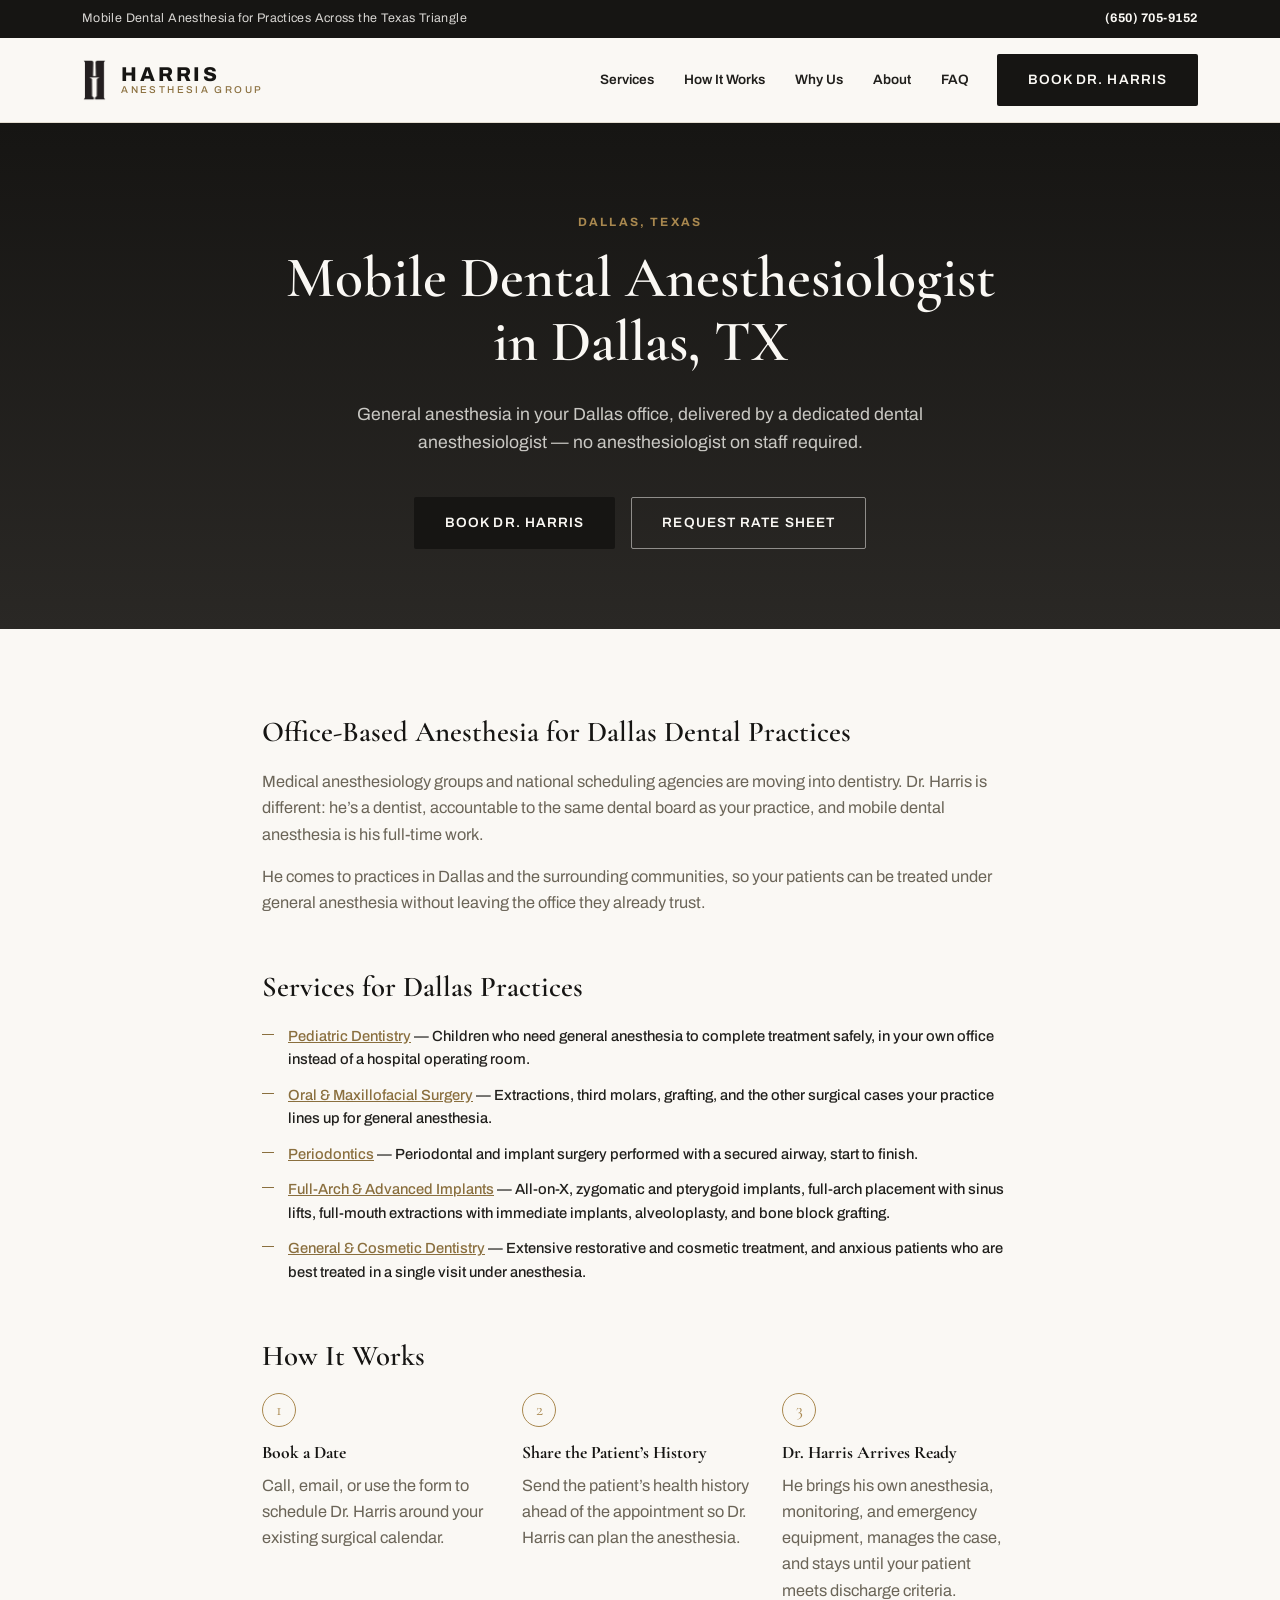
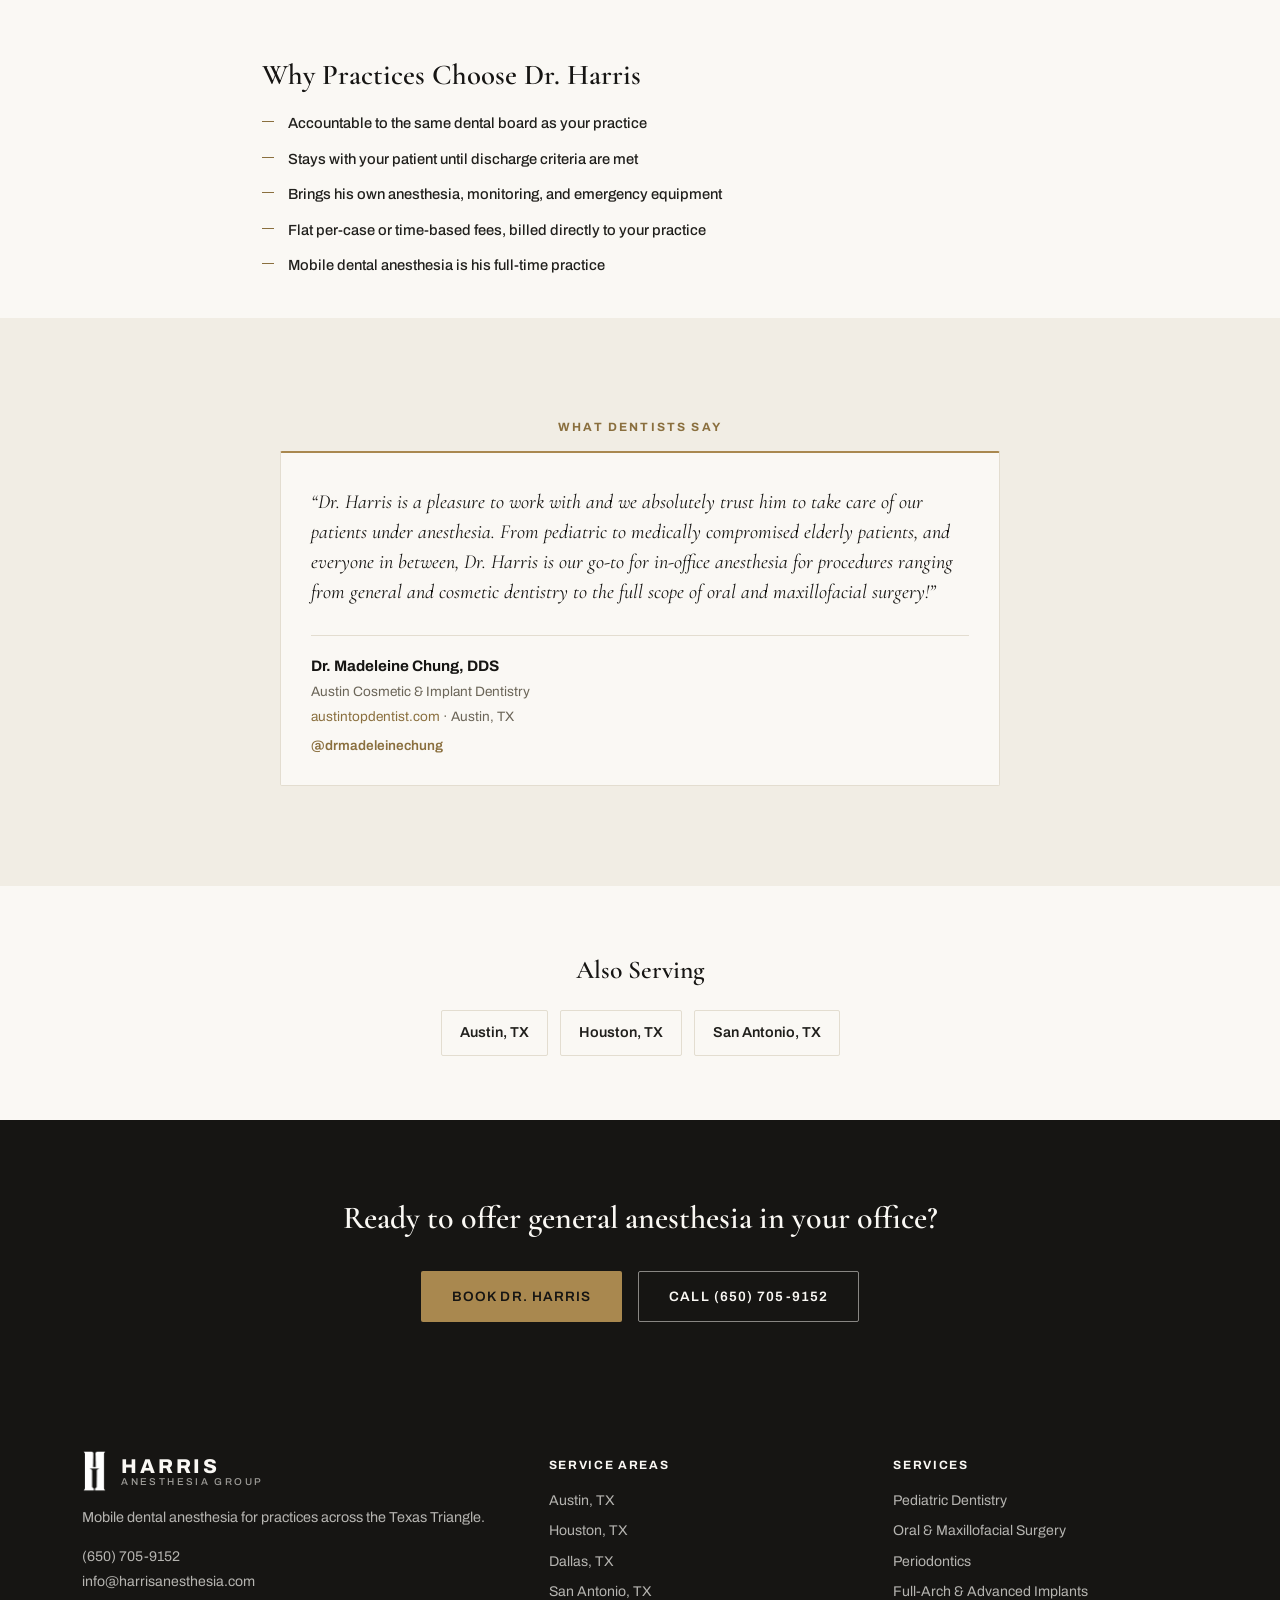
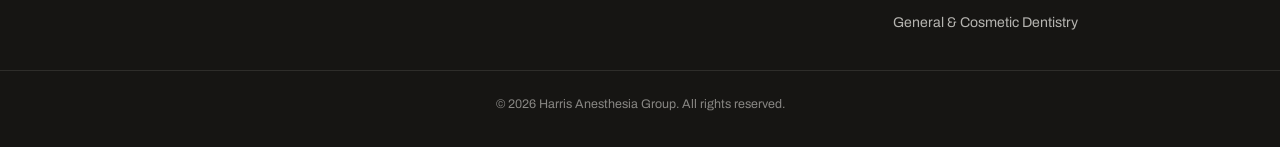
<file: dallas/index.html>
<!DOCTYPE html>
<html lang="en">
<head>
<meta charset="UTF-8">
<meta name="viewport" content="width=device-width, initial-scale=1.0">
<title>Dental Anesthesiologist in Dallas, TX | Harris Anesthesia</title>
<meta name="description" content="Mobile dental anesthesiologist Dr. Brett Harris brings general anesthesia to dental offices in Dallas, TX. Flat-fee or time-based pricing.">
<link rel="canonical" href="https://harrisanesthesia.com/dallas/">
<meta property="og:type" content="website">
<meta property="og:url" content="https://harrisanesthesia.com/dallas/">
<meta property="og:title" content="Dental Anesthesiologist in Dallas, TX | Harris Anesthesia">
<meta property="og:description" content="Mobile dental anesthesiologist Dr. Brett Harris brings general anesthesia to dental offices in Dallas, TX. Flat-fee or time-based pricing.">
<meta property="og:image" content="https://harrisanesthesia.com/assets/dr-harris-headshot-crop.jpg">
<link rel="icon" type="image/png" href="/assets/logo-icon.png">
<link rel="preconnect" href="https://fonts.googleapis.com">
<link rel="preconnect" href="https://fonts.gstatic.com" crossorigin>
<link href="https://fonts.googleapis.com/css2?family=Archivo:wght@400;500;600;700;800&family=Cormorant+Garamond:ital,wght@0,500;0,600;1,500&display=swap" rel="stylesheet">
<link rel="stylesheet" href="/css/styles.css">
</head>
<body>

<div class="topbar">
  <div class="wrap topbar-inner">
    <span>Mobile Dental Anesthesia for Practices Across the Texas Triangle</span>
    <a href="tel:+16507059152" class="topbar-phone">(650) 705-9152</a>
  </div>
</div>

<header class="site-header" id="top">
  <div class="wrap header-inner">
    <a href="/" class="brand">
      <img src="/assets/logo-icon.png" alt="Harris Anesthesia Group mark" class="brand-mark">
      <span class="brand-word">
        <span class="brand-name">HARRIS</span>
        <span class="brand-sub">Anesthesia Group</span>
      </span>
    </a>
    <nav class="site-nav" id="site-nav">
      <a href="/#services">Services</a>
      <a href="/#how-it-works">How It Works</a>
      <a href="/#why">Why Us</a>
      <a href="/#about">About</a>
      <a href="/#faq">FAQ</a>
    </nav>
    <a href="/#contact" class="btn btn-primary header-cta">Book Dr. Harris</a>
    <button class="nav-toggle" id="nav-toggle" aria-label="Toggle navigation" aria-expanded="false">
      <span></span><span></span><span></span>
    </button>
  </div>
</header>

<main>

  <section class="hero page-hero">
    <div class="wrap hero-inner">
      <p class="eyebrow">Dallas, Texas</p>
      <h1>Mobile Dental Anesthesiologist in Dallas, TX</h1>
      <p class="hero-lede">General anesthesia in your Dallas office, delivered by a dedicated dental anesthesiologist &mdash; no anesthesiologist on staff required.</p>
      <div class="hero-actions">
        <a href="/#contact" class="btn btn-primary">Book Dr. Harris</a>
        <a href="mailto:info@harrisanesthesia.com?subject=Request%20Rate%20Sheet" class="btn btn-ghost">Request Rate Sheet</a>
      </div>
    </div>
  </section>

  <section class="page-body">
    <div class="wrap prose">
      <h2>Office-Based Anesthesia for Dallas Dental Practices</h2>
      <p>Medical anesthesiology groups and national scheduling agencies are moving into dentistry. Dr. Harris is different: he&rsquo;s a dentist, accountable to the same dental board as your practice, and mobile dental anesthesia is his full-time work.</p>
      <p>He comes to practices in Dallas and the surrounding communities, so your patients can be treated under general anesthesia without leaving the office they already trust.</p>

      <h2>Services for Dallas Practices</h2>
      <ul class="credential-list">
        <li><a href="/pediatric-dental-anesthesia/">Pediatric Dentistry</a> &mdash; Children who need general anesthesia to complete treatment safely, in your own office instead of a hospital operating room.</li>
        <li><a href="/oral-surgery-anesthesia/">Oral &amp; Maxillofacial Surgery</a> &mdash; Extractions, third molars, grafting, and the other surgical cases your practice lines up for general anesthesia.</li>
        <li><a href="/periodontal-surgery-anesthesia/">Periodontics</a> &mdash; Periodontal and implant surgery performed with a secured airway, start to finish.</li>
        <li><a href="/full-arch-implant-anesthesia/">Full-Arch &amp; Advanced Implants</a> &mdash; All-on-X, zygomatic and pterygoid implants, full-arch placement with sinus lifts, full-mouth extractions with immediate implants, alveoloplasty, and bone block grafting.</li>
        <li><a href="/general-cosmetic-dental-anesthesia/">General &amp; Cosmetic Dentistry</a> &mdash; Extensive restorative and cosmetic treatment, and anxious patients who are best treated in a single visit under anesthesia.</li>
      </ul>

      <h2>How It Works</h2>
        <ol class="how-steps">
          <li class="how-step"><span class="how-num">1</span><h4>Book a Date</h4><p>Call, email, or use the form to schedule Dr. Harris around your existing surgical calendar.</p></li>
          <li class="how-step"><span class="how-num">2</span><h4>Share the Patient&rsquo;s History</h4><p>Send the patient&rsquo;s health history ahead of the appointment so Dr. Harris can plan the anesthesia.</p></li>
          <li class="how-step"><span class="how-num">3</span><h4>Dr. Harris Arrives Ready</h4><p>He brings his own anesthesia, monitoring, and emergency equipment, manages the case, and stays until your patient meets discharge criteria.</p></li>
        </ol>

      <h2>Why Practices Choose Dr. Harris</h2>
      <ul class="credential-list">
        <li>Accountable to the same dental board as your practice</li>
        <li>Stays with your patient until discharge criteria are met</li>
        <li>Brings his own anesthesia, monitoring, and emergency equipment</li>
        <li>Flat per-case or time-based fees, billed directly to your practice</li>
        <li>Mobile dental anesthesia is his full-time practice</li>
      </ul>
    </div>
  </section>

  <section class="testimonials">
    <div class="wrap">
      <p class="eyebrow center">What Dentists Say</p>
      <div class="testimonial-single">
        <figure class="testimonial">
          <blockquote>&ldquo;Dr. Harris is a pleasure to work with and we absolutely trust him to take care of our patients under anesthesia. From pediatric to medically compromised elderly patients, and everyone in between, Dr. Harris is our go-to for in-office anesthesia for procedures ranging from general and cosmetic dentistry to the full scope of oral and maxillofacial surgery!&rdquo;</blockquote>
          <figcaption>
            <span class="testimonial-name">Dr. Madeleine Chung, DDS</span>
            <span class="testimonial-role">Austin Cosmetic &amp; Implant Dentistry</span>
            <span class="testimonial-place"><a href="https://austintopdentist.com/" target="_blank" rel="noopener">austintopdentist.com</a> &middot; Austin, TX</span>
            <a class="testimonial-social" href="https://www.instagram.com/drmadeleinechung/" target="_blank" rel="noopener">@drmadeleinechung</a>
          </figcaption>
        </figure>
      </div>
    </div>
  </section>

  <section class="page-related">
    <div class="wrap">
      <h2>Also Serving</h2>
      <ul class="link-list">
        <li><a href="/austin/">Austin, TX</a></li>
        <li><a href="/houston/">Houston, TX</a></li>
        <li><a href="/san-antonio/">San Antonio, TX</a></li>
      </ul>
    </div>
  </section>

  <section class="cta-band">
    <div class="wrap">
      <h2>Ready to offer general anesthesia in your office?</h2>
      <div class="hero-actions">
        <a href="/#contact" class="btn btn-primary btn-on-dark">Book Dr. Harris</a>
        <a href="tel:+16507059152" class="btn btn-ghost btn-ghost-dark">Call (650) 705-9152</a>
      </div>
    </div>
  </section>

</main>

<footer class="site-footer">
  <div class="wrap footer-cols">
    <div class="footer-brand-col">
      <a href="/" class="brand brand-footer">
        <img src="/assets/logo-icon.png" alt="Harris Anesthesia Group mark" class="brand-mark">
        <span class="brand-word">
          <span class="brand-name">HARRIS</span>
          <span class="brand-sub">Anesthesia Group</span>
        </span>
      </a>
      <p class="footer-tagline">Mobile dental anesthesia for practices across the Texas Triangle.</p>
      <p class="footer-contact"><a href="tel:+16507059152">(650) 705-9152</a><br><a href="mailto:info@harrisanesthesia.com">info@harrisanesthesia.com</a></p>
    </div>
    <div>
      <h4 class="footer-heading">Service Areas</h4>
      <ul class="footer-links">
          <li><a href="/austin/">Austin, TX</a></li>
          <li><a href="/houston/">Houston, TX</a></li>
          <li><a href="/dallas/">Dallas, TX</a></li>
          <li><a href="/san-antonio/">San Antonio, TX</a></li>
      </ul>
    </div>
    <div>
      <h4 class="footer-heading">Services</h4>
      <ul class="footer-links">
          <li><a href="/pediatric-dental-anesthesia/">Pediatric Dentistry</a></li>
          <li><a href="/oral-surgery-anesthesia/">Oral &amp; Maxillofacial Surgery</a></li>
          <li><a href="/periodontal-surgery-anesthesia/">Periodontics</a></li>
          <li><a href="/full-arch-implant-anesthesia/">Full-Arch &amp; Advanced Implants</a></li>
          <li><a href="/general-cosmetic-dental-anesthesia/">General &amp; Cosmetic Dentistry</a></li>
      </ul>
    </div>
  </div>
  <p class="footer-copy">&copy; <span id="year"></span> Harris Anesthesia Group. All rights reserved.</p>
</footer>

<script src="/js/main.js"></script>
</body>
</html>
</file>
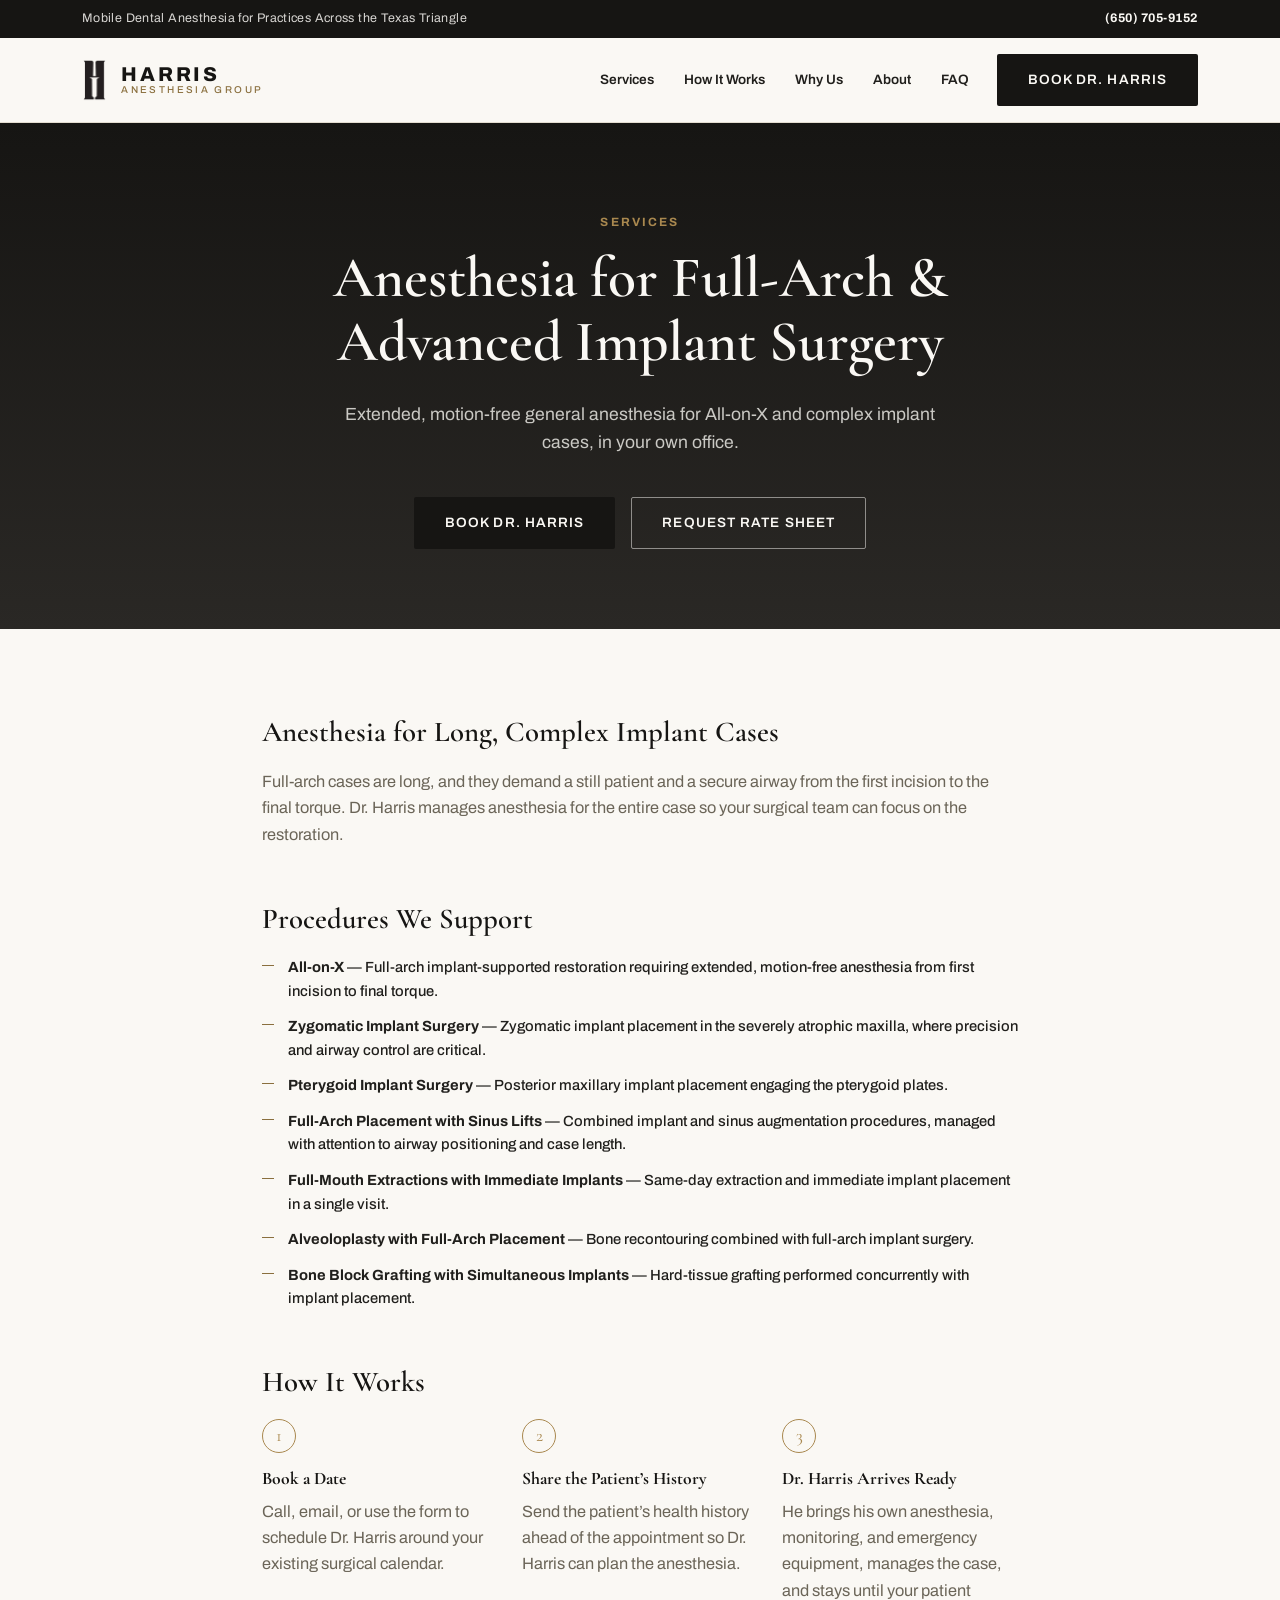
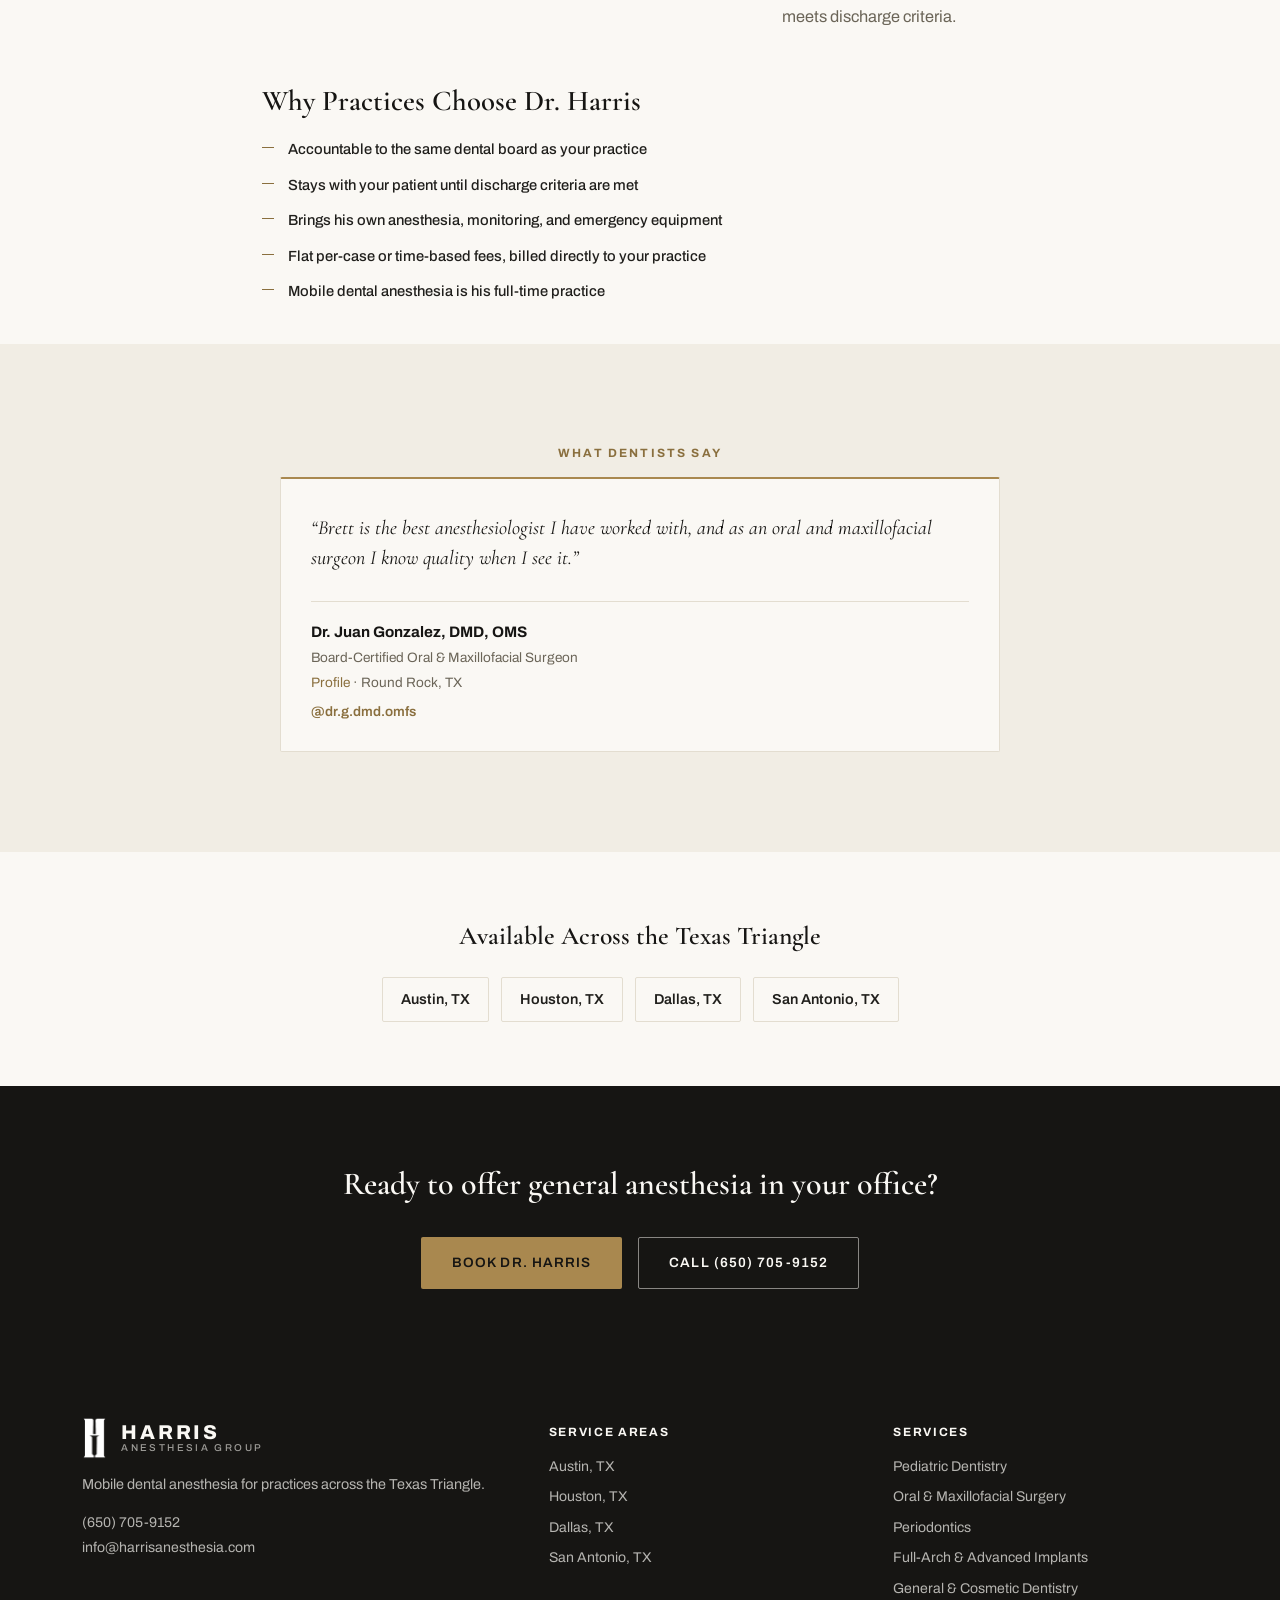
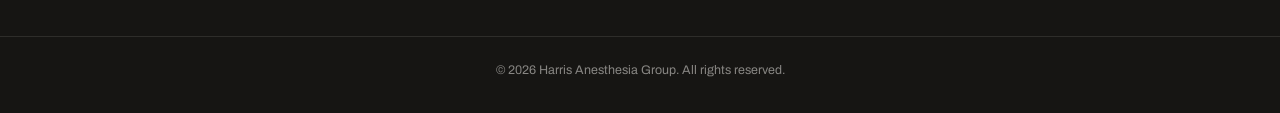
<file: full-arch-implant-anesthesia/index.html>
<!DOCTYPE html>
<html lang="en">
<head>
<meta charset="UTF-8">
<meta name="viewport" content="width=device-width, initial-scale=1.0">
<title>Full-Arch Implant Anesthesia in Texas | Harris Anesthesia</title>
<meta name="description" content="General anesthesia for All-on-X and complex implant surgery, in your own office. Serving Austin, Houston, Dallas &amp; San Antonio. Flat-fee or time-based pricing.">
<link rel="canonical" href="https://harrisanesthesia.com/full-arch-implant-anesthesia/">
<meta property="og:type" content="website">
<meta property="og:url" content="https://harrisanesthesia.com/full-arch-implant-anesthesia/">
<meta property="og:title" content="Full-Arch Implant Anesthesia in Texas | Harris Anesthesia">
<meta property="og:description" content="General anesthesia for All-on-X and complex implant surgery, in your own office. Serving Austin, Houston, Dallas &amp; San Antonio. Flat-fee or time-based pricing.">
<meta property="og:image" content="https://harrisanesthesia.com/assets/dr-harris-headshot-crop.jpg">
<link rel="icon" type="image/png" href="/assets/logo-icon.png">
<link rel="preconnect" href="https://fonts.googleapis.com">
<link rel="preconnect" href="https://fonts.gstatic.com" crossorigin>
<link href="https://fonts.googleapis.com/css2?family=Archivo:wght@400;500;600;700;800&family=Cormorant+Garamond:ital,wght@0,500;0,600;1,500&display=swap" rel="stylesheet">
<link rel="stylesheet" href="/css/styles.css">
</head>
<body>

<div class="topbar">
  <div class="wrap topbar-inner">
    <span>Mobile Dental Anesthesia for Practices Across the Texas Triangle</span>
    <a href="tel:+16507059152" class="topbar-phone">(650) 705-9152</a>
  </div>
</div>

<header class="site-header" id="top">
  <div class="wrap header-inner">
    <a href="/" class="brand">
      <img src="/assets/logo-icon.png" alt="Harris Anesthesia Group mark" class="brand-mark">
      <span class="brand-word">
        <span class="brand-name">HARRIS</span>
        <span class="brand-sub">Anesthesia Group</span>
      </span>
    </a>
    <nav class="site-nav" id="site-nav">
      <a href="/#services">Services</a>
      <a href="/#how-it-works">How It Works</a>
      <a href="/#why">Why Us</a>
      <a href="/#about">About</a>
      <a href="/#faq">FAQ</a>
    </nav>
    <a href="/#contact" class="btn btn-primary header-cta">Book Dr. Harris</a>
    <button class="nav-toggle" id="nav-toggle" aria-label="Toggle navigation" aria-expanded="false">
      <span></span><span></span><span></span>
    </button>
  </div>
</header>

<main>

  <section class="hero page-hero">
    <div class="wrap hero-inner">
      <p class="eyebrow">Services</p>
      <h1>Anesthesia for Full-Arch &amp; Advanced Implant Surgery</h1>
      <p class="hero-lede">Extended, motion-free general anesthesia for All-on-X and complex implant cases, in your own office.</p>
      <div class="hero-actions">
        <a href="/#contact" class="btn btn-primary">Book Dr. Harris</a>
        <a href="mailto:info@harrisanesthesia.com?subject=Request%20Rate%20Sheet" class="btn btn-ghost">Request Rate Sheet</a>
      </div>
    </div>
  </section>

  <section class="page-body">
    <div class="wrap prose">
      <h2>Anesthesia for Long, Complex Implant Cases</h2>
      <p>Full-arch cases are long, and they demand a still patient and a secure airway from the first incision to the final torque. Dr. Harris manages anesthesia for the entire case so your surgical team can focus on the restoration.</p>
      <h2>Procedures We Support</h2>
      <ul class="credential-list">
        <li><strong>All-on-X</strong> &mdash; Full-arch implant-supported restoration requiring extended, motion-free anesthesia from first incision to final torque.</li>
        <li><strong>Zygomatic Implant Surgery</strong> &mdash; Zygomatic implant placement in the severely atrophic maxilla, where precision and airway control are critical.</li>
        <li><strong>Pterygoid Implant Surgery</strong> &mdash; Posterior maxillary implant placement engaging the pterygoid plates.</li>
        <li><strong>Full-Arch Placement with Sinus Lifts</strong> &mdash; Combined implant and sinus augmentation procedures, managed with attention to airway positioning and case length.</li>
        <li><strong>Full-Mouth Extractions with Immediate Implants</strong> &mdash; Same-day extraction and immediate implant placement in a single visit.</li>
        <li><strong>Alveoloplasty with Full-Arch Placement</strong> &mdash; Bone recontouring combined with full-arch implant surgery.</li>
        <li><strong>Bone Block Grafting with Simultaneous Implants</strong> &mdash; Hard-tissue grafting performed concurrently with implant placement.</li>
      </ul>
      <h2>How It Works</h2>
        <ol class="how-steps">
          <li class="how-step"><span class="how-num">1</span><h4>Book a Date</h4><p>Call, email, or use the form to schedule Dr. Harris around your existing surgical calendar.</p></li>
          <li class="how-step"><span class="how-num">2</span><h4>Share the Patient&rsquo;s History</h4><p>Send the patient&rsquo;s health history ahead of the appointment so Dr. Harris can plan the anesthesia.</p></li>
          <li class="how-step"><span class="how-num">3</span><h4>Dr. Harris Arrives Ready</h4><p>He brings his own anesthesia, monitoring, and emergency equipment, manages the case, and stays until your patient meets discharge criteria.</p></li>
        </ol>

      <h2>Why Practices Choose Dr. Harris</h2>
      <ul class="credential-list">
        <li>Accountable to the same dental board as your practice</li>
        <li>Stays with your patient until discharge criteria are met</li>
        <li>Brings his own anesthesia, monitoring, and emergency equipment</li>
        <li>Flat per-case or time-based fees, billed directly to your practice</li>
        <li>Mobile dental anesthesia is his full-time practice</li>
      </ul>
    </div>
  </section>

  <section class="testimonials">
    <div class="wrap">
      <p class="eyebrow center">What Dentists Say</p>
      <div class="testimonial-single">
        <figure class="testimonial">
          <blockquote>&ldquo;Brett is the best anesthesiologist I have worked with, and as an oral and maxillofacial surgeon I know quality when I see it.&rdquo;</blockquote>
          <figcaption>
            <span class="testimonial-name">Dr. Juan Gonzalez, DMD, OMS</span>
            <span class="testimonial-role">Board-Certified Oral &amp; Maxillofacial Surgeon</span>
            <span class="testimonial-place"><a href="https://infiniadental.com/dr-juan-gonzalez/" target="_blank" rel="noopener">Profile</a> &middot; Round Rock, TX</span>
            <a class="testimonial-social" href="https://www.instagram.com/dr.g.dmd.omfs" target="_blank" rel="noopener">@dr.g.dmd.omfs</a>
          </figcaption>
        </figure>
      </div>
    </div>
  </section>

  <section class="page-related">
    <div class="wrap">
      <h2>Available Across the Texas Triangle</h2>
      <ul class="link-list">
        <li><a href="/austin/">Austin, TX</a></li>
        <li><a href="/houston/">Houston, TX</a></li>
        <li><a href="/dallas/">Dallas, TX</a></li>
        <li><a href="/san-antonio/">San Antonio, TX</a></li>
      </ul>
    </div>
  </section>

  <section class="cta-band">
    <div class="wrap">
      <h2>Ready to offer general anesthesia in your office?</h2>
      <div class="hero-actions">
        <a href="/#contact" class="btn btn-primary btn-on-dark">Book Dr. Harris</a>
        <a href="tel:+16507059152" class="btn btn-ghost btn-ghost-dark">Call (650) 705-9152</a>
      </div>
    </div>
  </section>

</main>

<footer class="site-footer">
  <div class="wrap footer-cols">
    <div class="footer-brand-col">
      <a href="/" class="brand brand-footer">
        <img src="/assets/logo-icon.png" alt="Harris Anesthesia Group mark" class="brand-mark">
        <span class="brand-word">
          <span class="brand-name">HARRIS</span>
          <span class="brand-sub">Anesthesia Group</span>
        </span>
      </a>
      <p class="footer-tagline">Mobile dental anesthesia for practices across the Texas Triangle.</p>
      <p class="footer-contact"><a href="tel:+16507059152">(650) 705-9152</a><br><a href="mailto:info@harrisanesthesia.com">info@harrisanesthesia.com</a></p>
    </div>
    <div>
      <h4 class="footer-heading">Service Areas</h4>
      <ul class="footer-links">
          <li><a href="/austin/">Austin, TX</a></li>
          <li><a href="/houston/">Houston, TX</a></li>
          <li><a href="/dallas/">Dallas, TX</a></li>
          <li><a href="/san-antonio/">San Antonio, TX</a></li>
      </ul>
    </div>
    <div>
      <h4 class="footer-heading">Services</h4>
      <ul class="footer-links">
          <li><a href="/pediatric-dental-anesthesia/">Pediatric Dentistry</a></li>
          <li><a href="/oral-surgery-anesthesia/">Oral &amp; Maxillofacial Surgery</a></li>
          <li><a href="/periodontal-surgery-anesthesia/">Periodontics</a></li>
          <li><a href="/full-arch-implant-anesthesia/">Full-Arch &amp; Advanced Implants</a></li>
          <li><a href="/general-cosmetic-dental-anesthesia/">General &amp; Cosmetic Dentistry</a></li>
      </ul>
    </div>
  </div>
  <p class="footer-copy">&copy; <span id="year"></span> Harris Anesthesia Group. All rights reserved.</p>
</footer>

<script src="/js/main.js"></script>
</body>
</html>
</file>
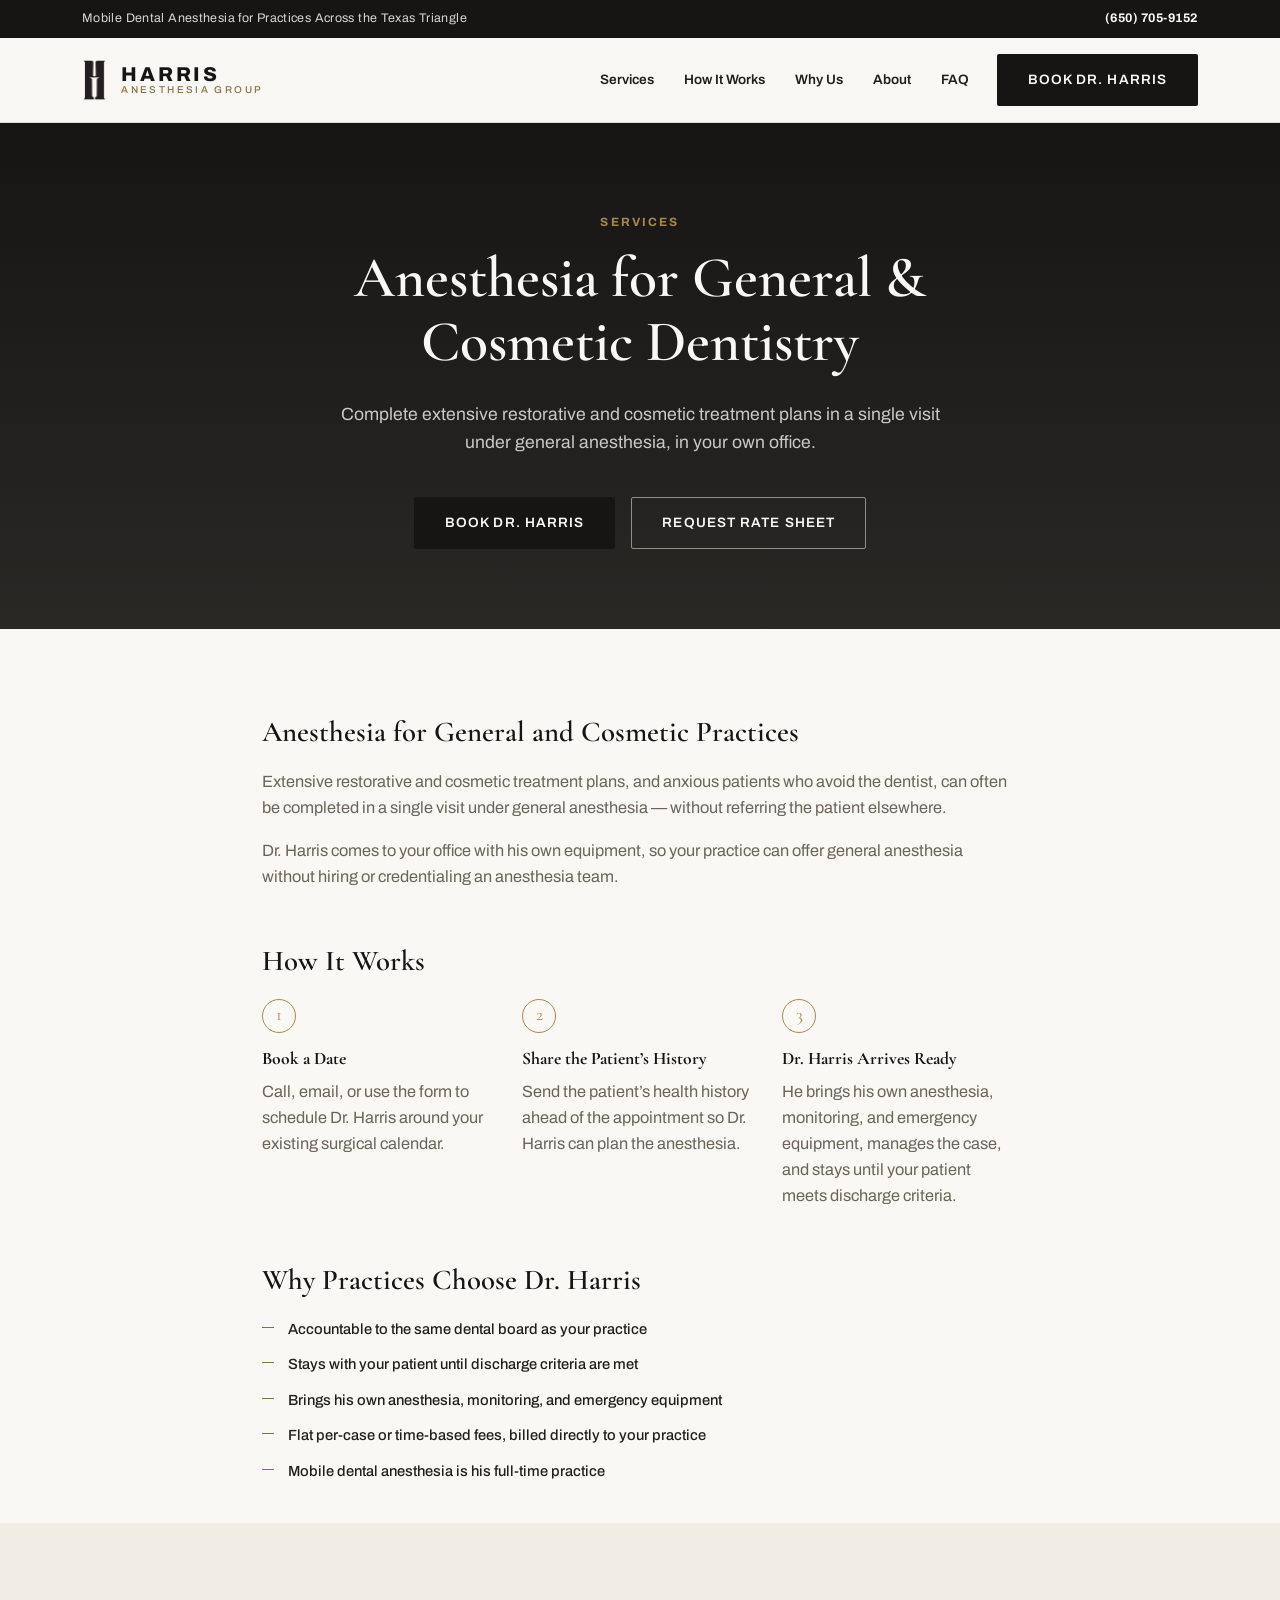
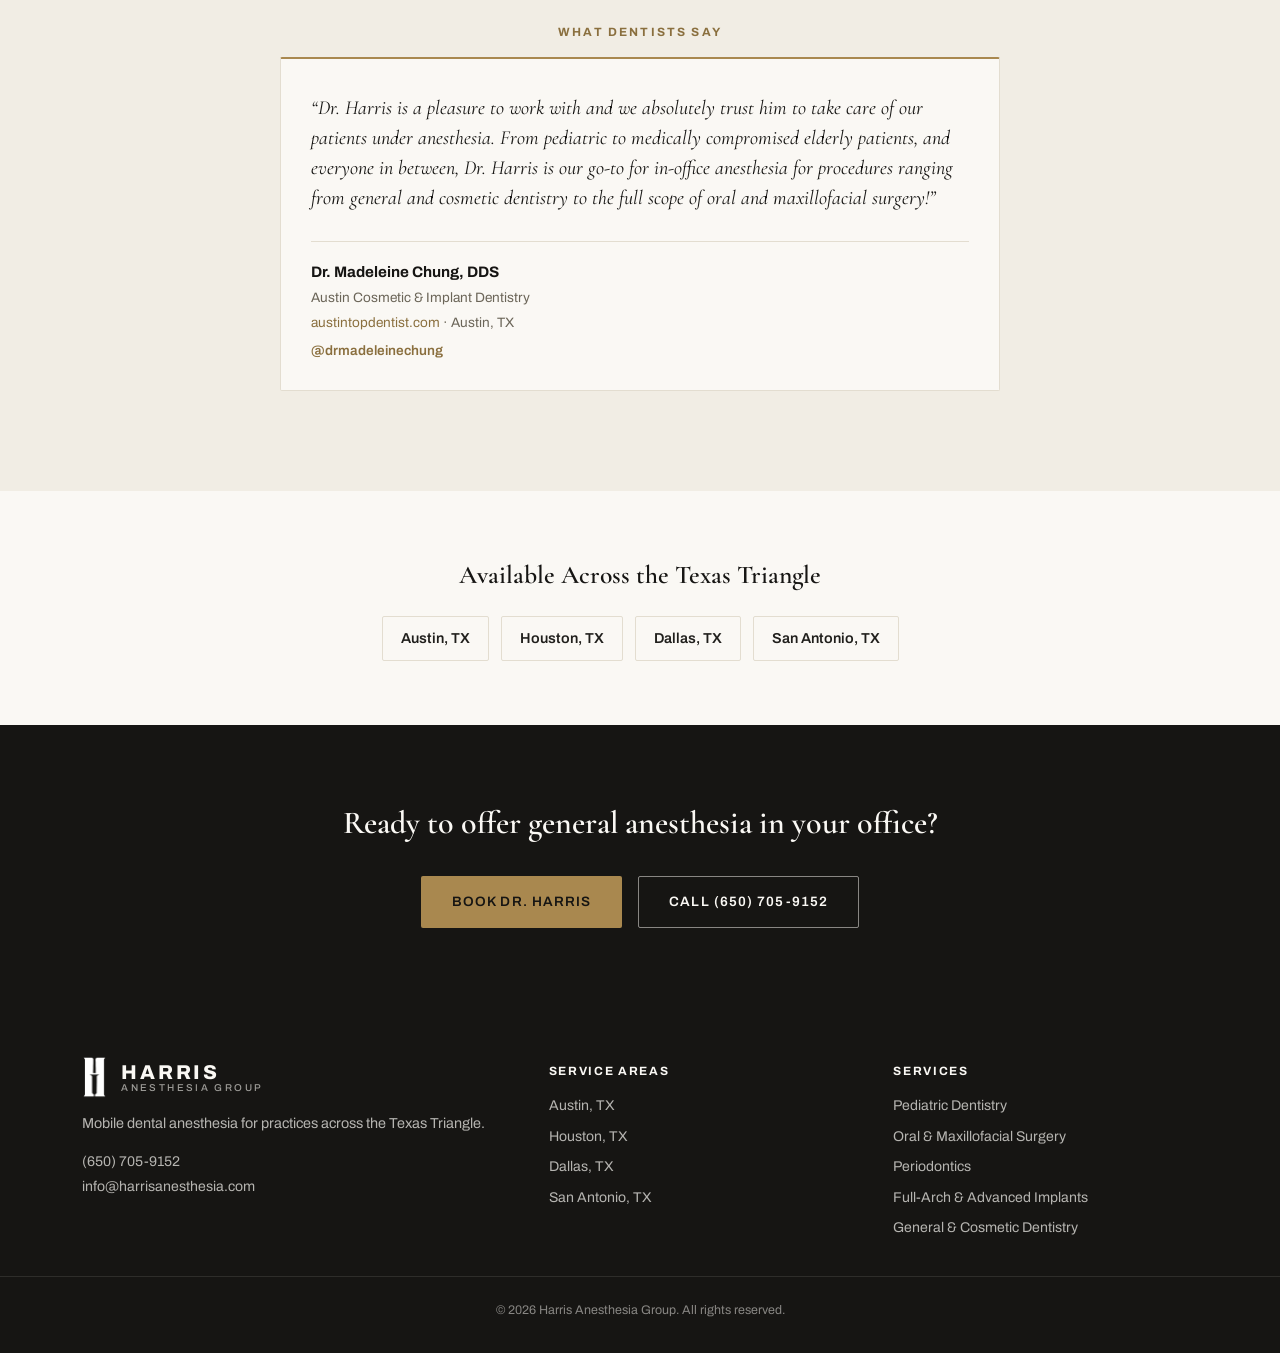
<file: general-cosmetic-dental-anesthesia/index.html>
<!DOCTYPE html>
<html lang="en">
<head>
<meta charset="UTF-8">
<meta name="viewport" content="width=device-width, initial-scale=1.0">
<title>Dental Anesthesia for General Dentists in Texas | Harris Anesthesia</title>
<meta name="description" content="General anesthesia for restorative and cosmetic treatment, in your own office. Serving Austin, Houston, Dallas &amp; San Antonio. Flat-fee or time-based pricing.">
<link rel="canonical" href="https://harrisanesthesia.com/general-cosmetic-dental-anesthesia/">
<meta property="og:type" content="website">
<meta property="og:url" content="https://harrisanesthesia.com/general-cosmetic-dental-anesthesia/">
<meta property="og:title" content="Dental Anesthesia for General Dentists in Texas | Harris Anesthesia">
<meta property="og:description" content="General anesthesia for restorative and cosmetic treatment, in your own office. Serving Austin, Houston, Dallas &amp; San Antonio. Flat-fee or time-based pricing.">
<meta property="og:image" content="https://harrisanesthesia.com/assets/dr-harris-headshot-crop.jpg">
<link rel="icon" type="image/png" href="/assets/logo-icon.png">
<link rel="preconnect" href="https://fonts.googleapis.com">
<link rel="preconnect" href="https://fonts.gstatic.com" crossorigin>
<link href="https://fonts.googleapis.com/css2?family=Archivo:wght@400;500;600;700;800&family=Cormorant+Garamond:ital,wght@0,500;0,600;1,500&display=swap" rel="stylesheet">
<link rel="stylesheet" href="/css/styles.css">
</head>
<body>

<div class="topbar">
  <div class="wrap topbar-inner">
    <span>Mobile Dental Anesthesia for Practices Across the Texas Triangle</span>
    <a href="tel:+16507059152" class="topbar-phone">(650) 705-9152</a>
  </div>
</div>

<header class="site-header" id="top">
  <div class="wrap header-inner">
    <a href="/" class="brand">
      <img src="/assets/logo-icon.png" alt="Harris Anesthesia Group mark" class="brand-mark">
      <span class="brand-word">
        <span class="brand-name">HARRIS</span>
        <span class="brand-sub">Anesthesia Group</span>
      </span>
    </a>
    <nav class="site-nav" id="site-nav">
      <a href="/#services">Services</a>
      <a href="/#how-it-works">How It Works</a>
      <a href="/#why">Why Us</a>
      <a href="/#about">About</a>
      <a href="/#faq">FAQ</a>
    </nav>
    <a href="/#contact" class="btn btn-primary header-cta">Book Dr. Harris</a>
    <button class="nav-toggle" id="nav-toggle" aria-label="Toggle navigation" aria-expanded="false">
      <span></span><span></span><span></span>
    </button>
  </div>
</header>

<main>

  <section class="hero page-hero">
    <div class="wrap hero-inner">
      <p class="eyebrow">Services</p>
      <h1>Anesthesia for General &amp; Cosmetic Dentistry</h1>
      <p class="hero-lede">Complete extensive restorative and cosmetic treatment plans in a single visit under general anesthesia, in your own office.</p>
      <div class="hero-actions">
        <a href="/#contact" class="btn btn-primary">Book Dr. Harris</a>
        <a href="mailto:info@harrisanesthesia.com?subject=Request%20Rate%20Sheet" class="btn btn-ghost">Request Rate Sheet</a>
      </div>
    </div>
  </section>

  <section class="page-body">
    <div class="wrap prose">
      <h2>Anesthesia for General and Cosmetic Practices</h2>
      <p>Extensive restorative and cosmetic treatment plans, and anxious patients who avoid the dentist, can often be completed in a single visit under general anesthesia &mdash; without referring the patient elsewhere.</p>
      <p>Dr. Harris comes to your office with his own equipment, so your practice can offer general anesthesia without hiring or credentialing an anesthesia team.</p>
      <h2>How It Works</h2>
        <ol class="how-steps">
          <li class="how-step"><span class="how-num">1</span><h4>Book a Date</h4><p>Call, email, or use the form to schedule Dr. Harris around your existing surgical calendar.</p></li>
          <li class="how-step"><span class="how-num">2</span><h4>Share the Patient&rsquo;s History</h4><p>Send the patient&rsquo;s health history ahead of the appointment so Dr. Harris can plan the anesthesia.</p></li>
          <li class="how-step"><span class="how-num">3</span><h4>Dr. Harris Arrives Ready</h4><p>He brings his own anesthesia, monitoring, and emergency equipment, manages the case, and stays until your patient meets discharge criteria.</p></li>
        </ol>

      <h2>Why Practices Choose Dr. Harris</h2>
      <ul class="credential-list">
        <li>Accountable to the same dental board as your practice</li>
        <li>Stays with your patient until discharge criteria are met</li>
        <li>Brings his own anesthesia, monitoring, and emergency equipment</li>
        <li>Flat per-case or time-based fees, billed directly to your practice</li>
        <li>Mobile dental anesthesia is his full-time practice</li>
      </ul>
    </div>
  </section>

  <section class="testimonials">
    <div class="wrap">
      <p class="eyebrow center">What Dentists Say</p>
      <div class="testimonial-single">
        <figure class="testimonial">
          <blockquote>&ldquo;Dr. Harris is a pleasure to work with and we absolutely trust him to take care of our patients under anesthesia. From pediatric to medically compromised elderly patients, and everyone in between, Dr. Harris is our go-to for in-office anesthesia for procedures ranging from general and cosmetic dentistry to the full scope of oral and maxillofacial surgery!&rdquo;</blockquote>
          <figcaption>
            <span class="testimonial-name">Dr. Madeleine Chung, DDS</span>
            <span class="testimonial-role">Austin Cosmetic &amp; Implant Dentistry</span>
            <span class="testimonial-place"><a href="https://austintopdentist.com/" target="_blank" rel="noopener">austintopdentist.com</a> &middot; Austin, TX</span>
            <a class="testimonial-social" href="https://www.instagram.com/drmadeleinechung/" target="_blank" rel="noopener">@drmadeleinechung</a>
          </figcaption>
        </figure>
      </div>
    </div>
  </section>

  <section class="page-related">
    <div class="wrap">
      <h2>Available Across the Texas Triangle</h2>
      <ul class="link-list">
        <li><a href="/austin/">Austin, TX</a></li>
        <li><a href="/houston/">Houston, TX</a></li>
        <li><a href="/dallas/">Dallas, TX</a></li>
        <li><a href="/san-antonio/">San Antonio, TX</a></li>
      </ul>
    </div>
  </section>

  <section class="cta-band">
    <div class="wrap">
      <h2>Ready to offer general anesthesia in your office?</h2>
      <div class="hero-actions">
        <a href="/#contact" class="btn btn-primary btn-on-dark">Book Dr. Harris</a>
        <a href="tel:+16507059152" class="btn btn-ghost btn-ghost-dark">Call (650) 705-9152</a>
      </div>
    </div>
  </section>

</main>

<footer class="site-footer">
  <div class="wrap footer-cols">
    <div class="footer-brand-col">
      <a href="/" class="brand brand-footer">
        <img src="/assets/logo-icon.png" alt="Harris Anesthesia Group mark" class="brand-mark">
        <span class="brand-word">
          <span class="brand-name">HARRIS</span>
          <span class="brand-sub">Anesthesia Group</span>
        </span>
      </a>
      <p class="footer-tagline">Mobile dental anesthesia for practices across the Texas Triangle.</p>
      <p class="footer-contact"><a href="tel:+16507059152">(650) 705-9152</a><br><a href="mailto:info@harrisanesthesia.com">info@harrisanesthesia.com</a></p>
    </div>
    <div>
      <h4 class="footer-heading">Service Areas</h4>
      <ul class="footer-links">
          <li><a href="/austin/">Austin, TX</a></li>
          <li><a href="/houston/">Houston, TX</a></li>
          <li><a href="/dallas/">Dallas, TX</a></li>
          <li><a href="/san-antonio/">San Antonio, TX</a></li>
      </ul>
    </div>
    <div>
      <h4 class="footer-heading">Services</h4>
      <ul class="footer-links">
          <li><a href="/pediatric-dental-anesthesia/">Pediatric Dentistry</a></li>
          <li><a href="/oral-surgery-anesthesia/">Oral &amp; Maxillofacial Surgery</a></li>
          <li><a href="/periodontal-surgery-anesthesia/">Periodontics</a></li>
          <li><a href="/full-arch-implant-anesthesia/">Full-Arch &amp; Advanced Implants</a></li>
          <li><a href="/general-cosmetic-dental-anesthesia/">General &amp; Cosmetic Dentistry</a></li>
      </ul>
    </div>
  </div>
  <p class="footer-copy">&copy; <span id="year"></span> Harris Anesthesia Group. All rights reserved.</p>
</footer>

<script src="/js/main.js"></script>
</body>
</html>
</file>
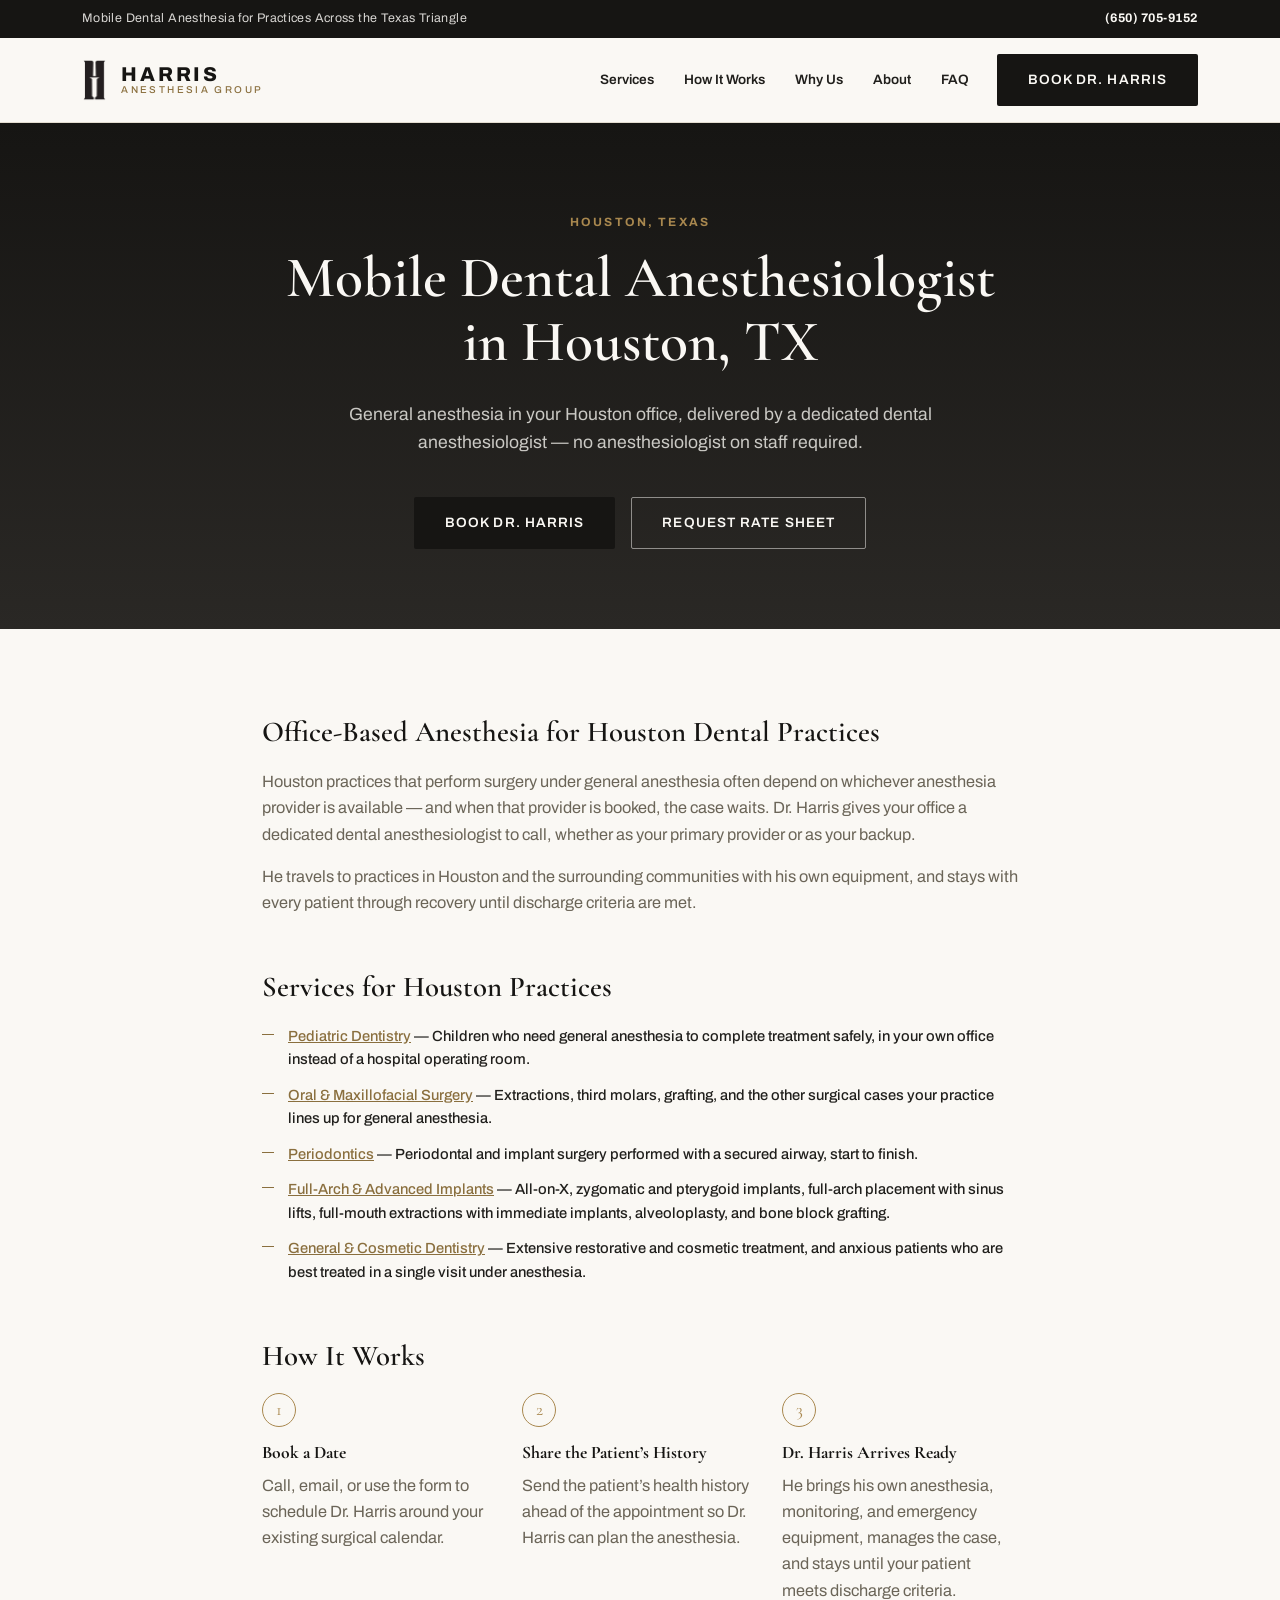
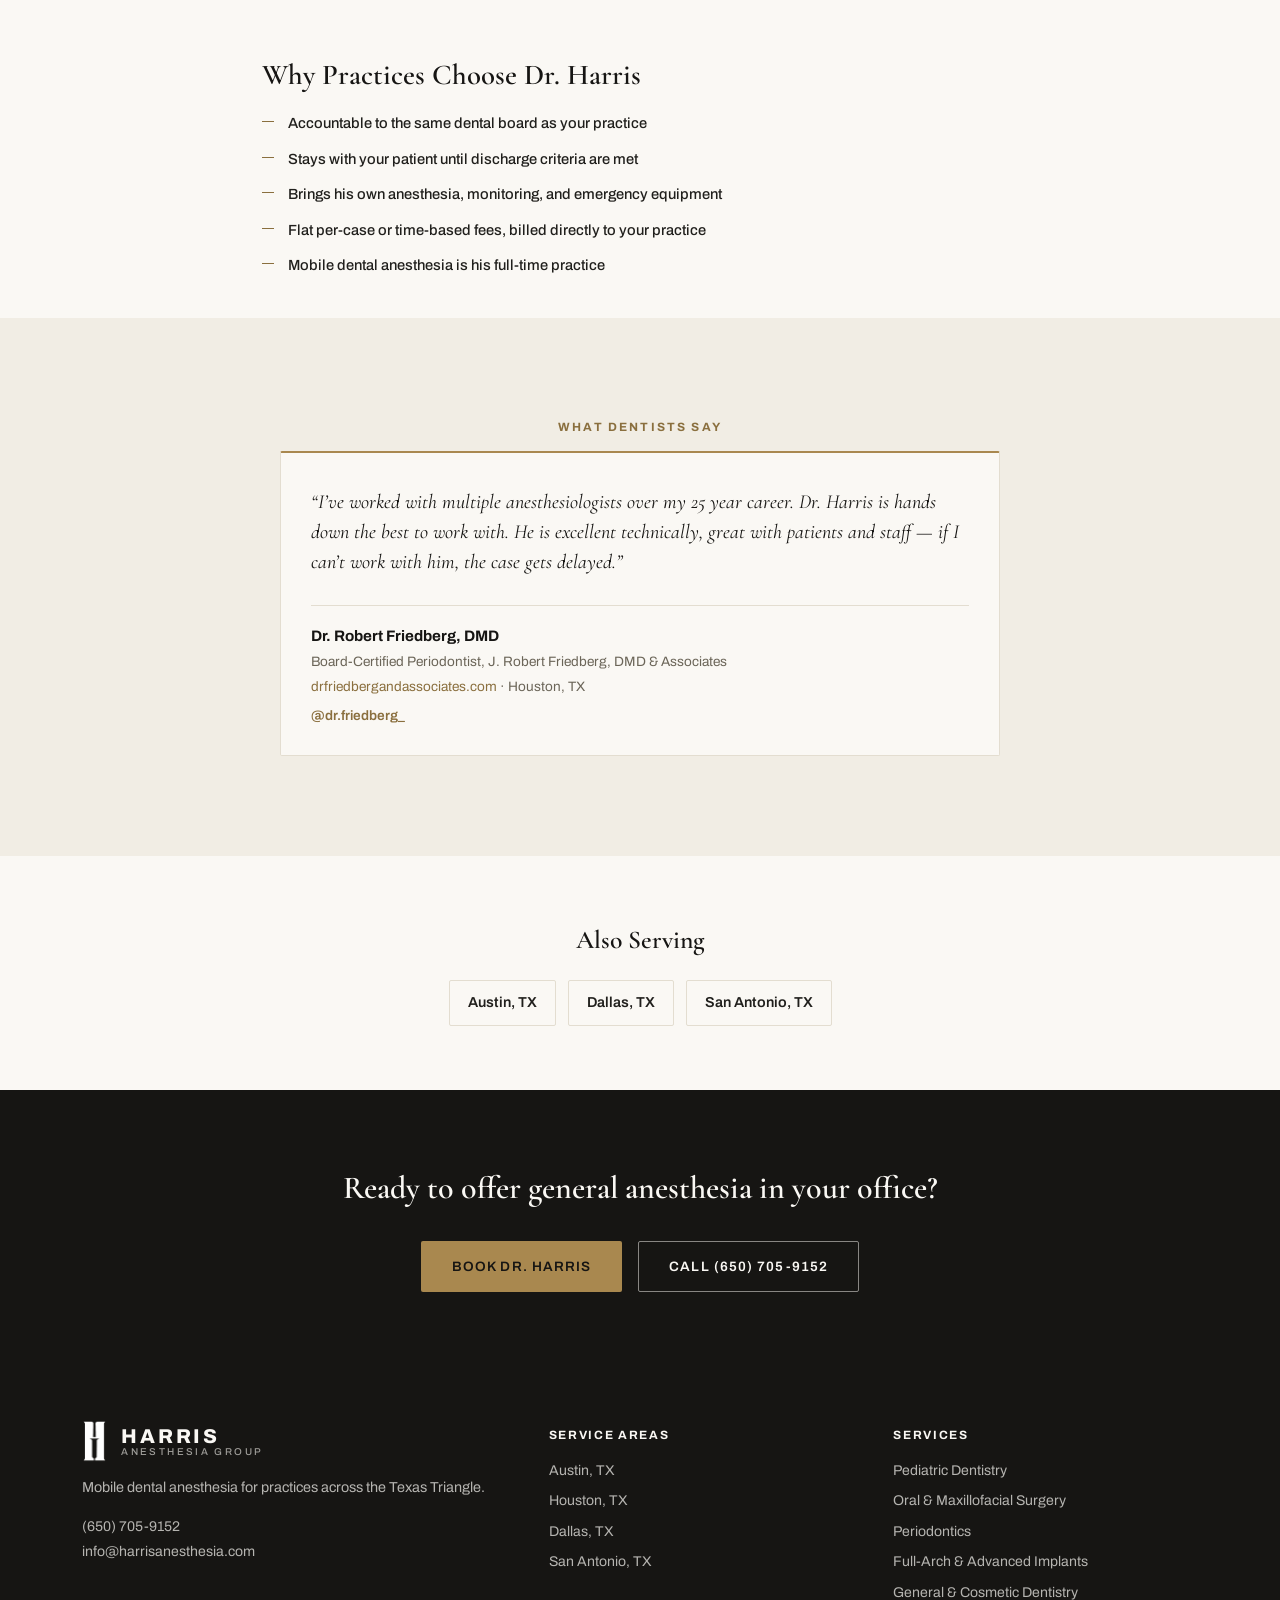
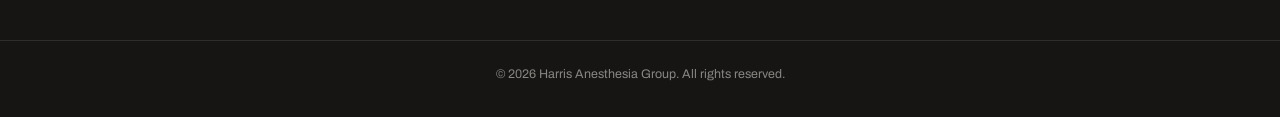
<file: houston/index.html>
<!DOCTYPE html>
<html lang="en">
<head>
<meta charset="UTF-8">
<meta name="viewport" content="width=device-width, initial-scale=1.0">
<title>Dental Anesthesiologist in Houston, TX | Harris Anesthesia</title>
<meta name="description" content="Mobile dental anesthesiologist Dr. Brett Harris brings general anesthesia to dental offices in Houston, TX. Flat-fee or time-based pricing.">
<link rel="canonical" href="https://harrisanesthesia.com/houston/">
<meta property="og:type" content="website">
<meta property="og:url" content="https://harrisanesthesia.com/houston/">
<meta property="og:title" content="Dental Anesthesiologist in Houston, TX | Harris Anesthesia">
<meta property="og:description" content="Mobile dental anesthesiologist Dr. Brett Harris brings general anesthesia to dental offices in Houston, TX. Flat-fee or time-based pricing.">
<meta property="og:image" content="https://harrisanesthesia.com/assets/dr-harris-headshot-crop.jpg">
<link rel="icon" type="image/png" href="/assets/logo-icon.png">
<link rel="preconnect" href="https://fonts.googleapis.com">
<link rel="preconnect" href="https://fonts.gstatic.com" crossorigin>
<link href="https://fonts.googleapis.com/css2?family=Archivo:wght@400;500;600;700;800&family=Cormorant+Garamond:ital,wght@0,500;0,600;1,500&display=swap" rel="stylesheet">
<link rel="stylesheet" href="/css/styles.css">
</head>
<body>

<div class="topbar">
  <div class="wrap topbar-inner">
    <span>Mobile Dental Anesthesia for Practices Across the Texas Triangle</span>
    <a href="tel:+16507059152" class="topbar-phone">(650) 705-9152</a>
  </div>
</div>

<header class="site-header" id="top">
  <div class="wrap header-inner">
    <a href="/" class="brand">
      <img src="/assets/logo-icon.png" alt="Harris Anesthesia Group mark" class="brand-mark">
      <span class="brand-word">
        <span class="brand-name">HARRIS</span>
        <span class="brand-sub">Anesthesia Group</span>
      </span>
    </a>
    <nav class="site-nav" id="site-nav">
      <a href="/#services">Services</a>
      <a href="/#how-it-works">How It Works</a>
      <a href="/#why">Why Us</a>
      <a href="/#about">About</a>
      <a href="/#faq">FAQ</a>
    </nav>
    <a href="/#contact" class="btn btn-primary header-cta">Book Dr. Harris</a>
    <button class="nav-toggle" id="nav-toggle" aria-label="Toggle navigation" aria-expanded="false">
      <span></span><span></span><span></span>
    </button>
  </div>
</header>

<main>

  <section class="hero page-hero">
    <div class="wrap hero-inner">
      <p class="eyebrow">Houston, Texas</p>
      <h1>Mobile Dental Anesthesiologist in Houston, TX</h1>
      <p class="hero-lede">General anesthesia in your Houston office, delivered by a dedicated dental anesthesiologist &mdash; no anesthesiologist on staff required.</p>
      <div class="hero-actions">
        <a href="/#contact" class="btn btn-primary">Book Dr. Harris</a>
        <a href="mailto:info@harrisanesthesia.com?subject=Request%20Rate%20Sheet" class="btn btn-ghost">Request Rate Sheet</a>
      </div>
    </div>
  </section>

  <section class="page-body">
    <div class="wrap prose">
      <h2>Office-Based Anesthesia for Houston Dental Practices</h2>
      <p>Houston practices that perform surgery under general anesthesia often depend on whichever anesthesia provider is available &mdash; and when that provider is booked, the case waits. Dr. Harris gives your office a dedicated dental anesthesiologist to call, whether as your primary provider or as your backup.</p>
      <p>He travels to practices in Houston and the surrounding communities with his own equipment, and stays with every patient through recovery until discharge criteria are met.</p>

      <h2>Services for Houston Practices</h2>
      <ul class="credential-list">
        <li><a href="/pediatric-dental-anesthesia/">Pediatric Dentistry</a> &mdash; Children who need general anesthesia to complete treatment safely, in your own office instead of a hospital operating room.</li>
        <li><a href="/oral-surgery-anesthesia/">Oral &amp; Maxillofacial Surgery</a> &mdash; Extractions, third molars, grafting, and the other surgical cases your practice lines up for general anesthesia.</li>
        <li><a href="/periodontal-surgery-anesthesia/">Periodontics</a> &mdash; Periodontal and implant surgery performed with a secured airway, start to finish.</li>
        <li><a href="/full-arch-implant-anesthesia/">Full-Arch &amp; Advanced Implants</a> &mdash; All-on-X, zygomatic and pterygoid implants, full-arch placement with sinus lifts, full-mouth extractions with immediate implants, alveoloplasty, and bone block grafting.</li>
        <li><a href="/general-cosmetic-dental-anesthesia/">General &amp; Cosmetic Dentistry</a> &mdash; Extensive restorative and cosmetic treatment, and anxious patients who are best treated in a single visit under anesthesia.</li>
      </ul>

      <h2>How It Works</h2>
        <ol class="how-steps">
          <li class="how-step"><span class="how-num">1</span><h4>Book a Date</h4><p>Call, email, or use the form to schedule Dr. Harris around your existing surgical calendar.</p></li>
          <li class="how-step"><span class="how-num">2</span><h4>Share the Patient&rsquo;s History</h4><p>Send the patient&rsquo;s health history ahead of the appointment so Dr. Harris can plan the anesthesia.</p></li>
          <li class="how-step"><span class="how-num">3</span><h4>Dr. Harris Arrives Ready</h4><p>He brings his own anesthesia, monitoring, and emergency equipment, manages the case, and stays until your patient meets discharge criteria.</p></li>
        </ol>

      <h2>Why Practices Choose Dr. Harris</h2>
      <ul class="credential-list">
        <li>Accountable to the same dental board as your practice</li>
        <li>Stays with your patient until discharge criteria are met</li>
        <li>Brings his own anesthesia, monitoring, and emergency equipment</li>
        <li>Flat per-case or time-based fees, billed directly to your practice</li>
        <li>Mobile dental anesthesia is his full-time practice</li>
      </ul>
    </div>
  </section>

  <section class="testimonials">
    <div class="wrap">
      <p class="eyebrow center">What Dentists Say</p>
      <div class="testimonial-single">
        <figure class="testimonial">
          <blockquote>&ldquo;I&rsquo;ve worked with multiple anesthesiologists over my 25 year career. Dr. Harris is hands down the best to work with. He is excellent technically, great with patients and staff &mdash; if I can&rsquo;t work with him, the case gets delayed.&rdquo;</blockquote>
          <figcaption>
            <span class="testimonial-name">Dr. Robert Friedberg, DMD</span>
            <span class="testimonial-role">Board-Certified Periodontist, J. Robert Friedberg, DMD &amp; Associates</span>
            <span class="testimonial-place"><a href="https://drfriedbergandassociates.com/" target="_blank" rel="noopener">drfriedbergandassociates.com</a> &middot; Houston, TX</span>
            <a class="testimonial-social" href="https://www.instagram.com/dr.friedberg_/" target="_blank" rel="noopener">@dr.friedberg_</a>
          </figcaption>
        </figure>
      </div>
    </div>
  </section>

  <section class="page-related">
    <div class="wrap">
      <h2>Also Serving</h2>
      <ul class="link-list">
        <li><a href="/austin/">Austin, TX</a></li>
        <li><a href="/dallas/">Dallas, TX</a></li>
        <li><a href="/san-antonio/">San Antonio, TX</a></li>
      </ul>
    </div>
  </section>

  <section class="cta-band">
    <div class="wrap">
      <h2>Ready to offer general anesthesia in your office?</h2>
      <div class="hero-actions">
        <a href="/#contact" class="btn btn-primary btn-on-dark">Book Dr. Harris</a>
        <a href="tel:+16507059152" class="btn btn-ghost btn-ghost-dark">Call (650) 705-9152</a>
      </div>
    </div>
  </section>

</main>

<footer class="site-footer">
  <div class="wrap footer-cols">
    <div class="footer-brand-col">
      <a href="/" class="brand brand-footer">
        <img src="/assets/logo-icon.png" alt="Harris Anesthesia Group mark" class="brand-mark">
        <span class="brand-word">
          <span class="brand-name">HARRIS</span>
          <span class="brand-sub">Anesthesia Group</span>
        </span>
      </a>
      <p class="footer-tagline">Mobile dental anesthesia for practices across the Texas Triangle.</p>
      <p class="footer-contact"><a href="tel:+16507059152">(650) 705-9152</a><br><a href="mailto:info@harrisanesthesia.com">info@harrisanesthesia.com</a></p>
    </div>
    <div>
      <h4 class="footer-heading">Service Areas</h4>
      <ul class="footer-links">
          <li><a href="/austin/">Austin, TX</a></li>
          <li><a href="/houston/">Houston, TX</a></li>
          <li><a href="/dallas/">Dallas, TX</a></li>
          <li><a href="/san-antonio/">San Antonio, TX</a></li>
      </ul>
    </div>
    <div>
      <h4 class="footer-heading">Services</h4>
      <ul class="footer-links">
          <li><a href="/pediatric-dental-anesthesia/">Pediatric Dentistry</a></li>
          <li><a href="/oral-surgery-anesthesia/">Oral &amp; Maxillofacial Surgery</a></li>
          <li><a href="/periodontal-surgery-anesthesia/">Periodontics</a></li>
          <li><a href="/full-arch-implant-anesthesia/">Full-Arch &amp; Advanced Implants</a></li>
          <li><a href="/general-cosmetic-dental-anesthesia/">General &amp; Cosmetic Dentistry</a></li>
      </ul>
    </div>
  </div>
  <p class="footer-copy">&copy; <span id="year"></span> Harris Anesthesia Group. All rights reserved.</p>
</footer>

<script src="/js/main.js"></script>
</body>
</html>
</file>
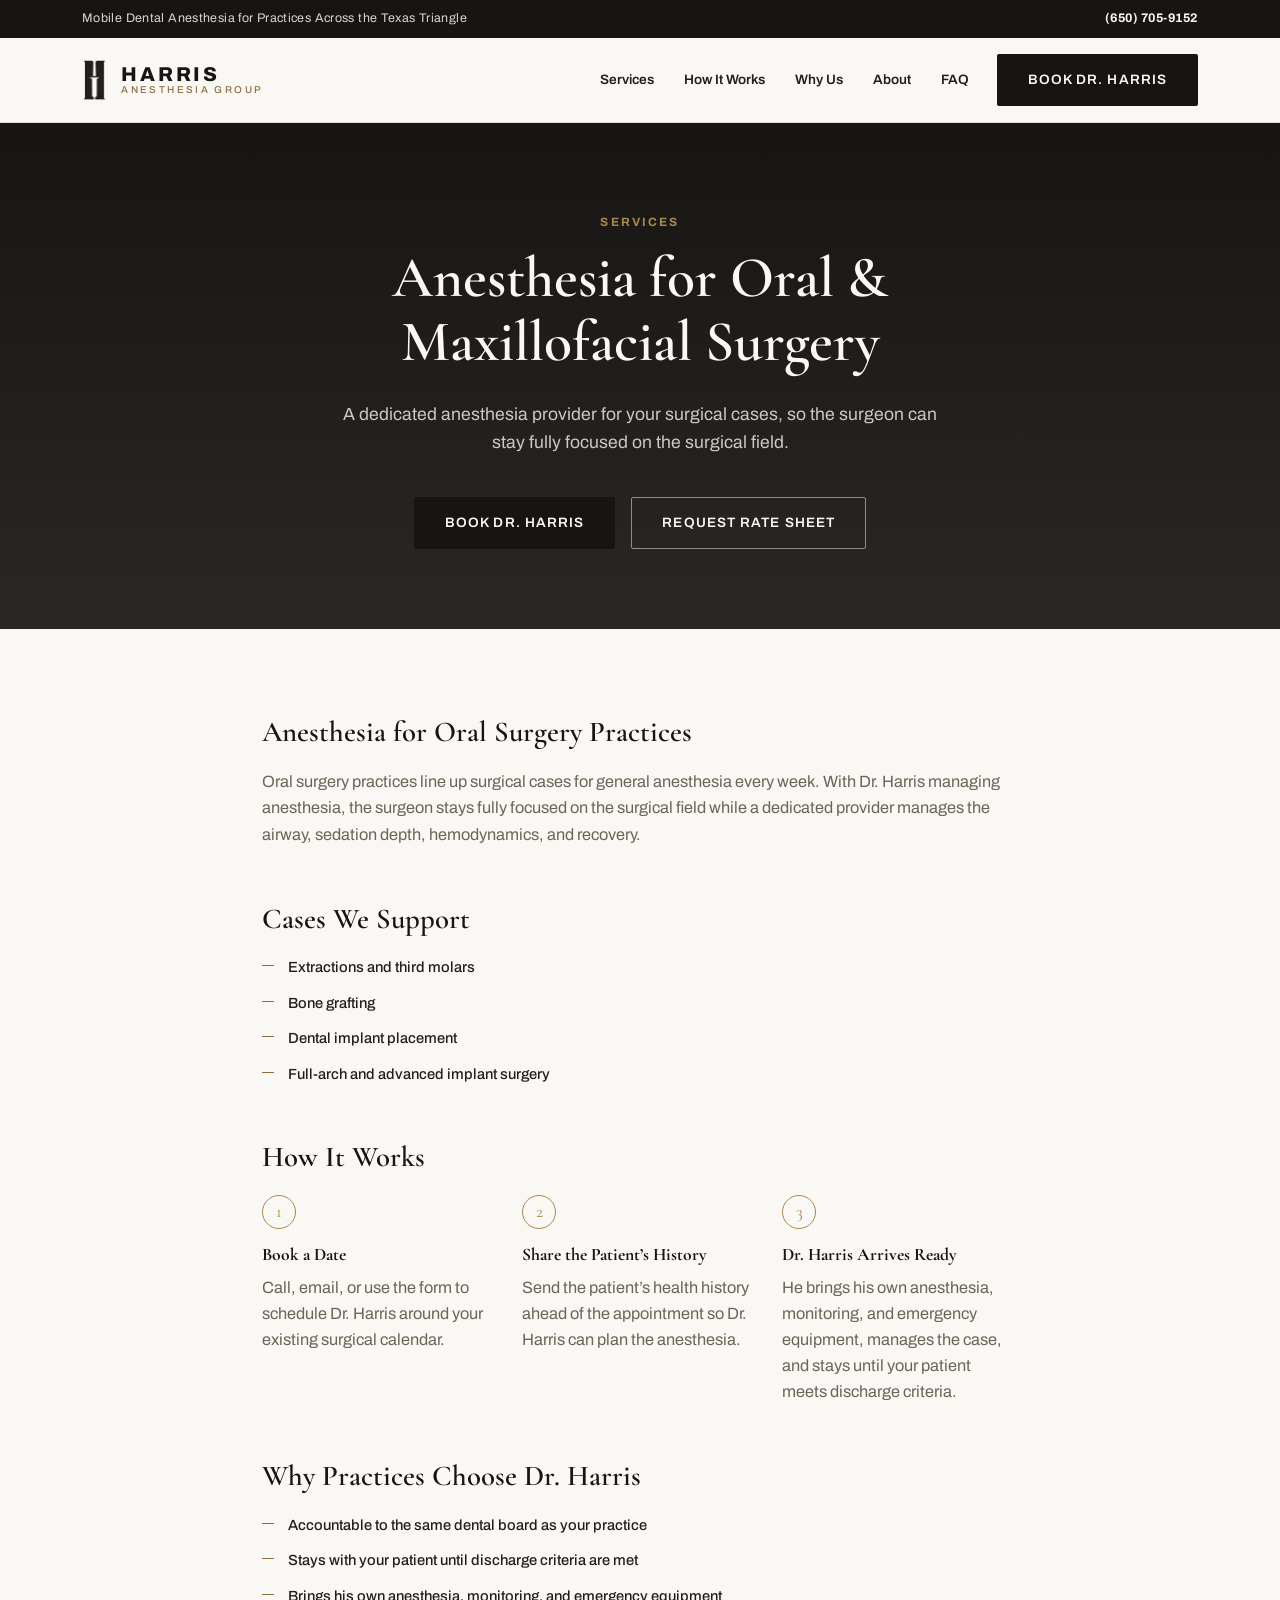
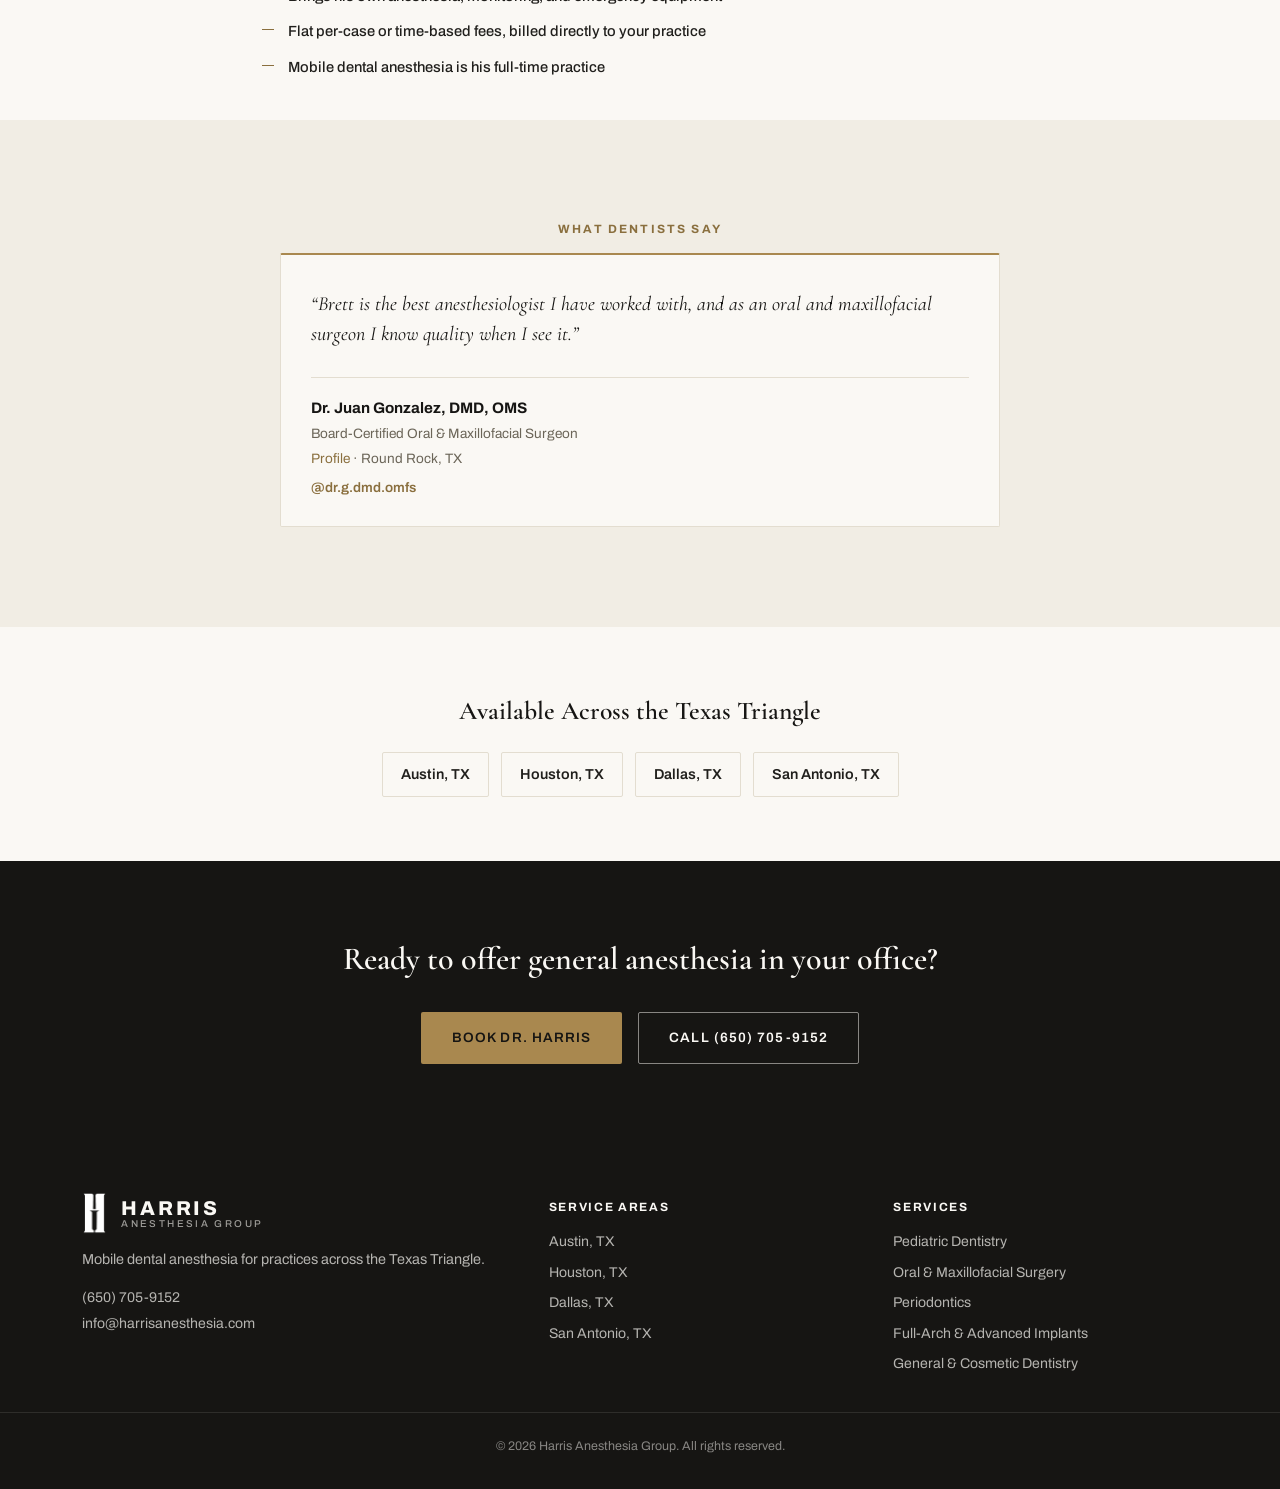
<file: oral-surgery-anesthesia/index.html>
<!DOCTYPE html>
<html lang="en">
<head>
<meta charset="UTF-8">
<meta name="viewport" content="width=device-width, initial-scale=1.0">
<title>Oral Surgery Anesthesia in Texas | Harris Anesthesia</title>
<meta name="description" content="General anesthesia for oral surgery cases, in your own office. Serving Austin, Houston, Dallas &amp; San Antonio. Flat-fee or time-based pricing.">
<link rel="canonical" href="https://harrisanesthesia.com/oral-surgery-anesthesia/">
<meta property="og:type" content="website">
<meta property="og:url" content="https://harrisanesthesia.com/oral-surgery-anesthesia/">
<meta property="og:title" content="Oral Surgery Anesthesia in Texas | Harris Anesthesia">
<meta property="og:description" content="General anesthesia for oral surgery cases, in your own office. Serving Austin, Houston, Dallas &amp; San Antonio. Flat-fee or time-based pricing.">
<meta property="og:image" content="https://harrisanesthesia.com/assets/dr-harris-headshot-crop.jpg">
<link rel="icon" type="image/png" href="/assets/logo-icon.png">
<link rel="preconnect" href="https://fonts.googleapis.com">
<link rel="preconnect" href="https://fonts.gstatic.com" crossorigin>
<link href="https://fonts.googleapis.com/css2?family=Archivo:wght@400;500;600;700;800&family=Cormorant+Garamond:ital,wght@0,500;0,600;1,500&display=swap" rel="stylesheet">
<link rel="stylesheet" href="/css/styles.css">
</head>
<body>

<div class="topbar">
  <div class="wrap topbar-inner">
    <span>Mobile Dental Anesthesia for Practices Across the Texas Triangle</span>
    <a href="tel:+16507059152" class="topbar-phone">(650) 705-9152</a>
  </div>
</div>

<header class="site-header" id="top">
  <div class="wrap header-inner">
    <a href="/" class="brand">
      <img src="/assets/logo-icon.png" alt="Harris Anesthesia Group mark" class="brand-mark">
      <span class="brand-word">
        <span class="brand-name">HARRIS</span>
        <span class="brand-sub">Anesthesia Group</span>
      </span>
    </a>
    <nav class="site-nav" id="site-nav">
      <a href="/#services">Services</a>
      <a href="/#how-it-works">How It Works</a>
      <a href="/#why">Why Us</a>
      <a href="/#about">About</a>
      <a href="/#faq">FAQ</a>
    </nav>
    <a href="/#contact" class="btn btn-primary header-cta">Book Dr. Harris</a>
    <button class="nav-toggle" id="nav-toggle" aria-label="Toggle navigation" aria-expanded="false">
      <span></span><span></span><span></span>
    </button>
  </div>
</header>

<main>

  <section class="hero page-hero">
    <div class="wrap hero-inner">
      <p class="eyebrow">Services</p>
      <h1>Anesthesia for Oral &amp; Maxillofacial Surgery</h1>
      <p class="hero-lede">A dedicated anesthesia provider for your surgical cases, so the surgeon can stay fully focused on the surgical field.</p>
      <div class="hero-actions">
        <a href="/#contact" class="btn btn-primary">Book Dr. Harris</a>
        <a href="mailto:info@harrisanesthesia.com?subject=Request%20Rate%20Sheet" class="btn btn-ghost">Request Rate Sheet</a>
      </div>
    </div>
  </section>

  <section class="page-body">
    <div class="wrap prose">
      <h2>Anesthesia for Oral Surgery Practices</h2>
      <p>Oral surgery practices line up surgical cases for general anesthesia every week. With Dr. Harris managing anesthesia, the surgeon stays fully focused on the surgical field while a dedicated provider manages the airway, sedation depth, hemodynamics, and recovery.</p>
      <h2>Cases We Support</h2>
      <ul class="credential-list">
        <li>Extractions and third molars</li>
        <li>Bone grafting</li>
        <li>Dental implant placement</li>
        <li>Full-arch and advanced implant surgery</li>
      </ul>
      <h2>How It Works</h2>
        <ol class="how-steps">
          <li class="how-step"><span class="how-num">1</span><h4>Book a Date</h4><p>Call, email, or use the form to schedule Dr. Harris around your existing surgical calendar.</p></li>
          <li class="how-step"><span class="how-num">2</span><h4>Share the Patient&rsquo;s History</h4><p>Send the patient&rsquo;s health history ahead of the appointment so Dr. Harris can plan the anesthesia.</p></li>
          <li class="how-step"><span class="how-num">3</span><h4>Dr. Harris Arrives Ready</h4><p>He brings his own anesthesia, monitoring, and emergency equipment, manages the case, and stays until your patient meets discharge criteria.</p></li>
        </ol>

      <h2>Why Practices Choose Dr. Harris</h2>
      <ul class="credential-list">
        <li>Accountable to the same dental board as your practice</li>
        <li>Stays with your patient until discharge criteria are met</li>
        <li>Brings his own anesthesia, monitoring, and emergency equipment</li>
        <li>Flat per-case or time-based fees, billed directly to your practice</li>
        <li>Mobile dental anesthesia is his full-time practice</li>
      </ul>
    </div>
  </section>

  <section class="testimonials">
    <div class="wrap">
      <p class="eyebrow center">What Dentists Say</p>
      <div class="testimonial-single">
        <figure class="testimonial">
          <blockquote>&ldquo;Brett is the best anesthesiologist I have worked with, and as an oral and maxillofacial surgeon I know quality when I see it.&rdquo;</blockquote>
          <figcaption>
            <span class="testimonial-name">Dr. Juan Gonzalez, DMD, OMS</span>
            <span class="testimonial-role">Board-Certified Oral &amp; Maxillofacial Surgeon</span>
            <span class="testimonial-place"><a href="https://infiniadental.com/dr-juan-gonzalez/" target="_blank" rel="noopener">Profile</a> &middot; Round Rock, TX</span>
            <a class="testimonial-social" href="https://www.instagram.com/dr.g.dmd.omfs" target="_blank" rel="noopener">@dr.g.dmd.omfs</a>
          </figcaption>
        </figure>
      </div>
    </div>
  </section>

  <section class="page-related">
    <div class="wrap">
      <h2>Available Across the Texas Triangle</h2>
      <ul class="link-list">
        <li><a href="/austin/">Austin, TX</a></li>
        <li><a href="/houston/">Houston, TX</a></li>
        <li><a href="/dallas/">Dallas, TX</a></li>
        <li><a href="/san-antonio/">San Antonio, TX</a></li>
      </ul>
    </div>
  </section>

  <section class="cta-band">
    <div class="wrap">
      <h2>Ready to offer general anesthesia in your office?</h2>
      <div class="hero-actions">
        <a href="/#contact" class="btn btn-primary btn-on-dark">Book Dr. Harris</a>
        <a href="tel:+16507059152" class="btn btn-ghost btn-ghost-dark">Call (650) 705-9152</a>
      </div>
    </div>
  </section>

</main>

<footer class="site-footer">
  <div class="wrap footer-cols">
    <div class="footer-brand-col">
      <a href="/" class="brand brand-footer">
        <img src="/assets/logo-icon.png" alt="Harris Anesthesia Group mark" class="brand-mark">
        <span class="brand-word">
          <span class="brand-name">HARRIS</span>
          <span class="brand-sub">Anesthesia Group</span>
        </span>
      </a>
      <p class="footer-tagline">Mobile dental anesthesia for practices across the Texas Triangle.</p>
      <p class="footer-contact"><a href="tel:+16507059152">(650) 705-9152</a><br><a href="mailto:info@harrisanesthesia.com">info@harrisanesthesia.com</a></p>
    </div>
    <div>
      <h4 class="footer-heading">Service Areas</h4>
      <ul class="footer-links">
          <li><a href="/austin/">Austin, TX</a></li>
          <li><a href="/houston/">Houston, TX</a></li>
          <li><a href="/dallas/">Dallas, TX</a></li>
          <li><a href="/san-antonio/">San Antonio, TX</a></li>
      </ul>
    </div>
    <div>
      <h4 class="footer-heading">Services</h4>
      <ul class="footer-links">
          <li><a href="/pediatric-dental-anesthesia/">Pediatric Dentistry</a></li>
          <li><a href="/oral-surgery-anesthesia/">Oral &amp; Maxillofacial Surgery</a></li>
          <li><a href="/periodontal-surgery-anesthesia/">Periodontics</a></li>
          <li><a href="/full-arch-implant-anesthesia/">Full-Arch &amp; Advanced Implants</a></li>
          <li><a href="/general-cosmetic-dental-anesthesia/">General &amp; Cosmetic Dentistry</a></li>
      </ul>
    </div>
  </div>
  <p class="footer-copy">&copy; <span id="year"></span> Harris Anesthesia Group. All rights reserved.</p>
</footer>

<script src="/js/main.js"></script>
</body>
</html>
</file>
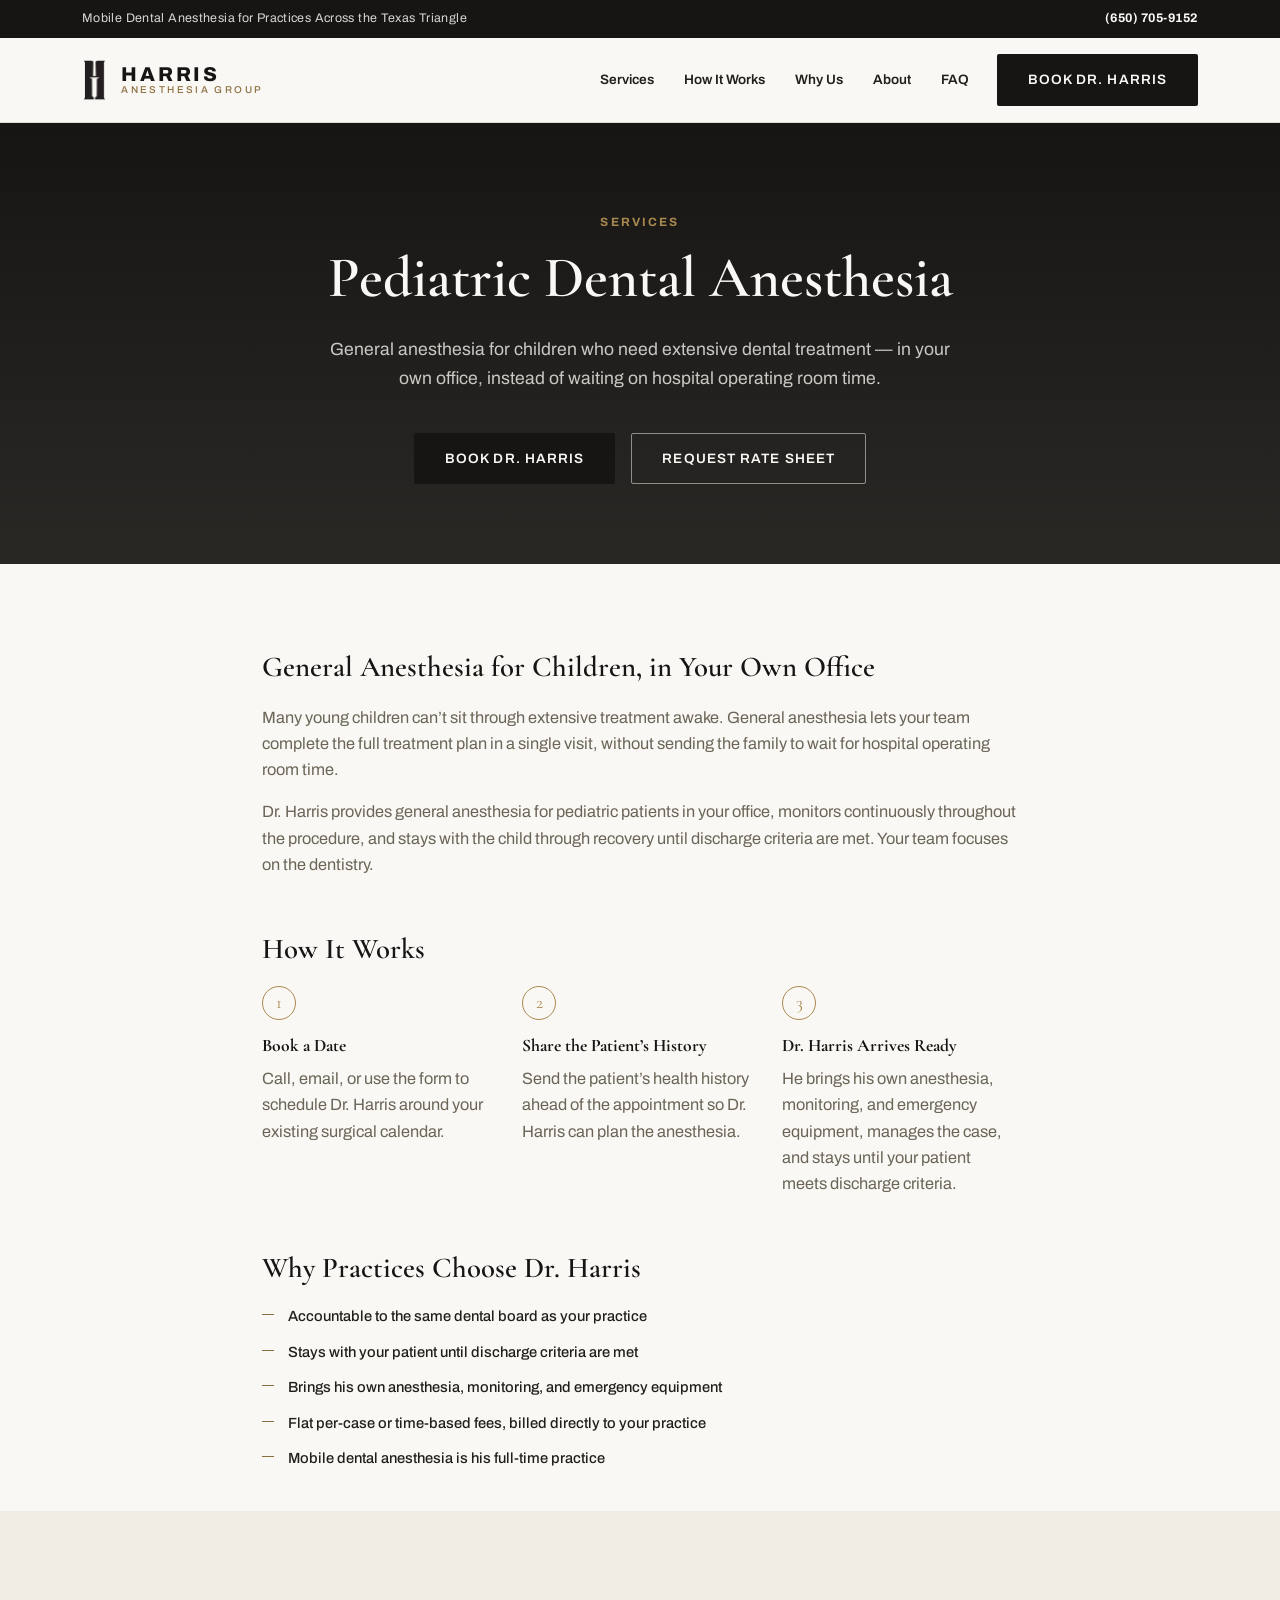
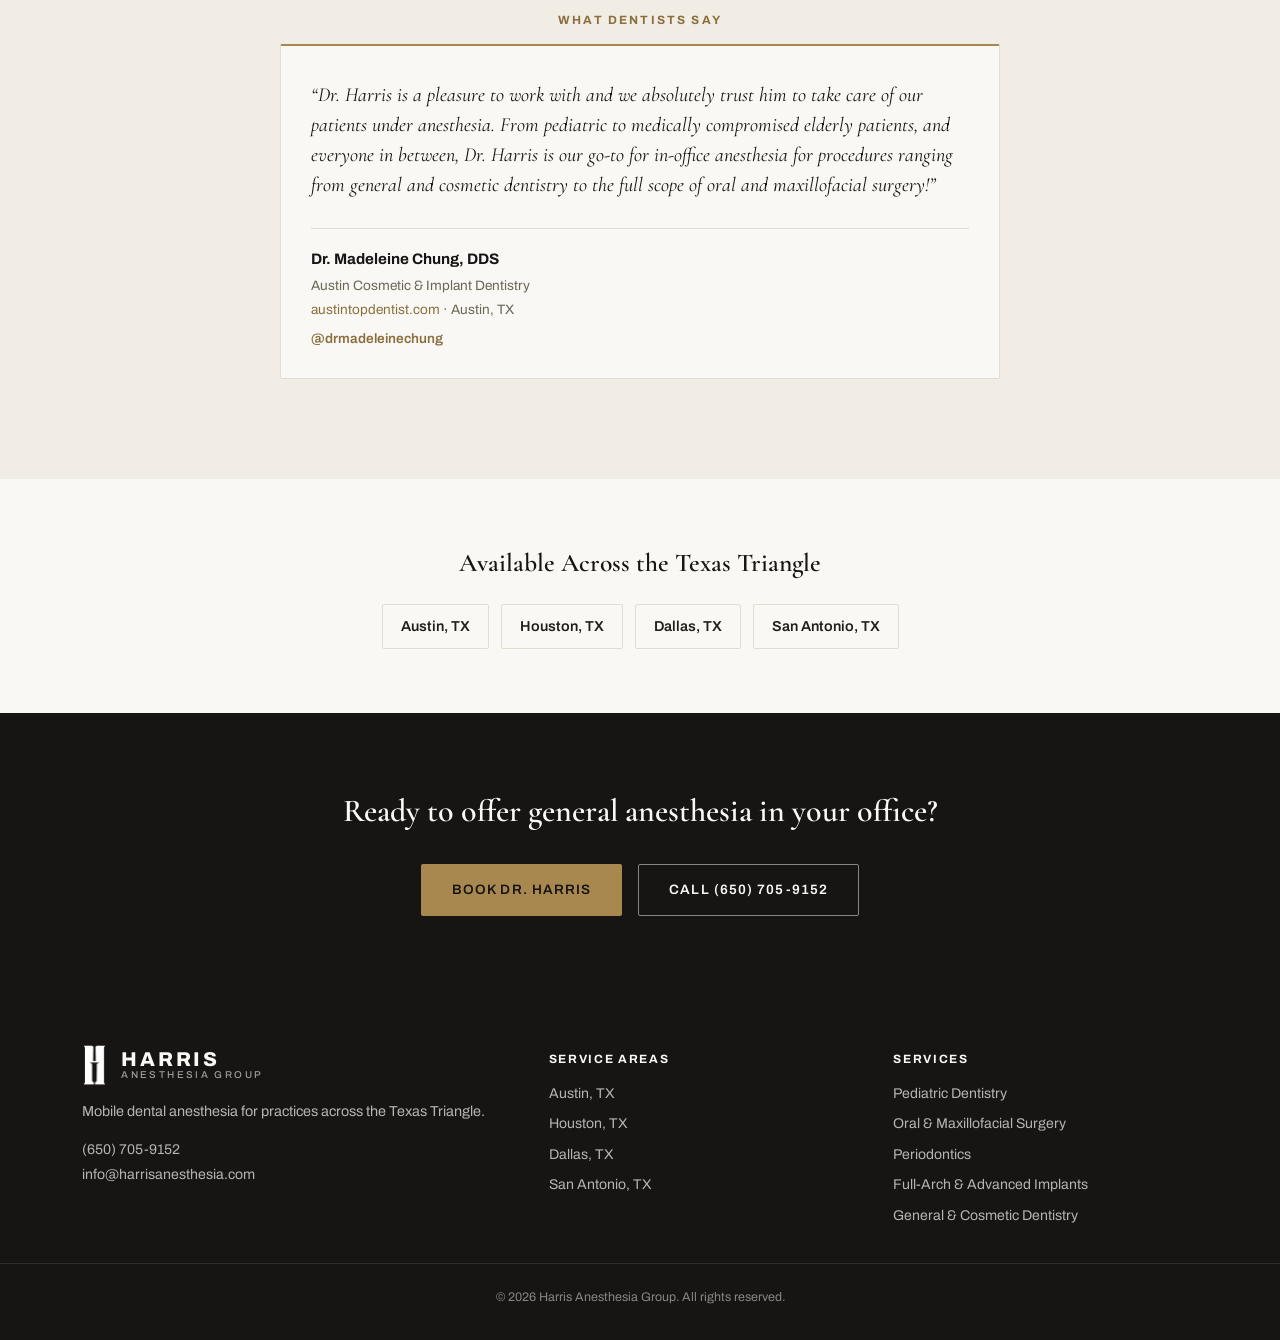
<file: pediatric-dental-anesthesia/index.html>
<!DOCTYPE html>
<html lang="en">
<head>
<meta charset="UTF-8">
<meta name="viewport" content="width=device-width, initial-scale=1.0">
<title>Pediatric Dental Anesthesia in Texas | Harris Anesthesia</title>
<meta name="description" content="General anesthesia for pediatric dental patients, in your own office. Serving Austin, Houston, Dallas &amp; San Antonio. Flat-fee or time-based pricing.">
<link rel="canonical" href="https://harrisanesthesia.com/pediatric-dental-anesthesia/">
<meta property="og:type" content="website">
<meta property="og:url" content="https://harrisanesthesia.com/pediatric-dental-anesthesia/">
<meta property="og:title" content="Pediatric Dental Anesthesia in Texas | Harris Anesthesia">
<meta property="og:description" content="General anesthesia for pediatric dental patients, in your own office. Serving Austin, Houston, Dallas &amp; San Antonio. Flat-fee or time-based pricing.">
<meta property="og:image" content="https://harrisanesthesia.com/assets/dr-harris-headshot-crop.jpg">
<link rel="icon" type="image/png" href="/assets/logo-icon.png">
<link rel="preconnect" href="https://fonts.googleapis.com">
<link rel="preconnect" href="https://fonts.gstatic.com" crossorigin>
<link href="https://fonts.googleapis.com/css2?family=Archivo:wght@400;500;600;700;800&family=Cormorant+Garamond:ital,wght@0,500;0,600;1,500&display=swap" rel="stylesheet">
<link rel="stylesheet" href="/css/styles.css">
</head>
<body>

<div class="topbar">
  <div class="wrap topbar-inner">
    <span>Mobile Dental Anesthesia for Practices Across the Texas Triangle</span>
    <a href="tel:+16507059152" class="topbar-phone">(650) 705-9152</a>
  </div>
</div>

<header class="site-header" id="top">
  <div class="wrap header-inner">
    <a href="/" class="brand">
      <img src="/assets/logo-icon.png" alt="Harris Anesthesia Group mark" class="brand-mark">
      <span class="brand-word">
        <span class="brand-name">HARRIS</span>
        <span class="brand-sub">Anesthesia Group</span>
      </span>
    </a>
    <nav class="site-nav" id="site-nav">
      <a href="/#services">Services</a>
      <a href="/#how-it-works">How It Works</a>
      <a href="/#why">Why Us</a>
      <a href="/#about">About</a>
      <a href="/#faq">FAQ</a>
    </nav>
    <a href="/#contact" class="btn btn-primary header-cta">Book Dr. Harris</a>
    <button class="nav-toggle" id="nav-toggle" aria-label="Toggle navigation" aria-expanded="false">
      <span></span><span></span><span></span>
    </button>
  </div>
</header>

<main>

  <section class="hero page-hero">
    <div class="wrap hero-inner">
      <p class="eyebrow">Services</p>
      <h1>Pediatric Dental Anesthesia</h1>
      <p class="hero-lede">General anesthesia for children who need extensive dental treatment &mdash; in your own office, instead of waiting on hospital operating room time.</p>
      <div class="hero-actions">
        <a href="/#contact" class="btn btn-primary">Book Dr. Harris</a>
        <a href="mailto:info@harrisanesthesia.com?subject=Request%20Rate%20Sheet" class="btn btn-ghost">Request Rate Sheet</a>
      </div>
    </div>
  </section>

  <section class="page-body">
    <div class="wrap prose">
      <h2>General Anesthesia for Children, in Your Own Office</h2>
      <p>Many young children can&rsquo;t sit through extensive treatment awake. General anesthesia lets your team complete the full treatment plan in a single visit, without sending the family to wait for hospital operating room time.</p>
      <p>Dr. Harris provides general anesthesia for pediatric patients in your office, monitors continuously throughout the procedure, and stays with the child through recovery until discharge criteria are met. Your team focuses on the dentistry.</p>
      <h2>How It Works</h2>
        <ol class="how-steps">
          <li class="how-step"><span class="how-num">1</span><h4>Book a Date</h4><p>Call, email, or use the form to schedule Dr. Harris around your existing surgical calendar.</p></li>
          <li class="how-step"><span class="how-num">2</span><h4>Share the Patient&rsquo;s History</h4><p>Send the patient&rsquo;s health history ahead of the appointment so Dr. Harris can plan the anesthesia.</p></li>
          <li class="how-step"><span class="how-num">3</span><h4>Dr. Harris Arrives Ready</h4><p>He brings his own anesthesia, monitoring, and emergency equipment, manages the case, and stays until your patient meets discharge criteria.</p></li>
        </ol>

      <h2>Why Practices Choose Dr. Harris</h2>
      <ul class="credential-list">
        <li>Accountable to the same dental board as your practice</li>
        <li>Stays with your patient until discharge criteria are met</li>
        <li>Brings his own anesthesia, monitoring, and emergency equipment</li>
        <li>Flat per-case or time-based fees, billed directly to your practice</li>
        <li>Mobile dental anesthesia is his full-time practice</li>
      </ul>
    </div>
  </section>

  <section class="testimonials">
    <div class="wrap">
      <p class="eyebrow center">What Dentists Say</p>
      <div class="testimonial-single">
        <figure class="testimonial">
          <blockquote>&ldquo;Dr. Harris is a pleasure to work with and we absolutely trust him to take care of our patients under anesthesia. From pediatric to medically compromised elderly patients, and everyone in between, Dr. Harris is our go-to for in-office anesthesia for procedures ranging from general and cosmetic dentistry to the full scope of oral and maxillofacial surgery!&rdquo;</blockquote>
          <figcaption>
            <span class="testimonial-name">Dr. Madeleine Chung, DDS</span>
            <span class="testimonial-role">Austin Cosmetic &amp; Implant Dentistry</span>
            <span class="testimonial-place"><a href="https://austintopdentist.com/" target="_blank" rel="noopener">austintopdentist.com</a> &middot; Austin, TX</span>
            <a class="testimonial-social" href="https://www.instagram.com/drmadeleinechung/" target="_blank" rel="noopener">@drmadeleinechung</a>
          </figcaption>
        </figure>
      </div>
    </div>
  </section>

  <section class="page-related">
    <div class="wrap">
      <h2>Available Across the Texas Triangle</h2>
      <ul class="link-list">
        <li><a href="/austin/">Austin, TX</a></li>
        <li><a href="/houston/">Houston, TX</a></li>
        <li><a href="/dallas/">Dallas, TX</a></li>
        <li><a href="/san-antonio/">San Antonio, TX</a></li>
      </ul>
    </div>
  </section>

  <section class="cta-band">
    <div class="wrap">
      <h2>Ready to offer general anesthesia in your office?</h2>
      <div class="hero-actions">
        <a href="/#contact" class="btn btn-primary btn-on-dark">Book Dr. Harris</a>
        <a href="tel:+16507059152" class="btn btn-ghost btn-ghost-dark">Call (650) 705-9152</a>
      </div>
    </div>
  </section>

</main>

<footer class="site-footer">
  <div class="wrap footer-cols">
    <div class="footer-brand-col">
      <a href="/" class="brand brand-footer">
        <img src="/assets/logo-icon.png" alt="Harris Anesthesia Group mark" class="brand-mark">
        <span class="brand-word">
          <span class="brand-name">HARRIS</span>
          <span class="brand-sub">Anesthesia Group</span>
        </span>
      </a>
      <p class="footer-tagline">Mobile dental anesthesia for practices across the Texas Triangle.</p>
      <p class="footer-contact"><a href="tel:+16507059152">(650) 705-9152</a><br><a href="mailto:info@harrisanesthesia.com">info@harrisanesthesia.com</a></p>
    </div>
    <div>
      <h4 class="footer-heading">Service Areas</h4>
      <ul class="footer-links">
          <li><a href="/austin/">Austin, TX</a></li>
          <li><a href="/houston/">Houston, TX</a></li>
          <li><a href="/dallas/">Dallas, TX</a></li>
          <li><a href="/san-antonio/">San Antonio, TX</a></li>
      </ul>
    </div>
    <div>
      <h4 class="footer-heading">Services</h4>
      <ul class="footer-links">
          <li><a href="/pediatric-dental-anesthesia/">Pediatric Dentistry</a></li>
          <li><a href="/oral-surgery-anesthesia/">Oral &amp; Maxillofacial Surgery</a></li>
          <li><a href="/periodontal-surgery-anesthesia/">Periodontics</a></li>
          <li><a href="/full-arch-implant-anesthesia/">Full-Arch &amp; Advanced Implants</a></li>
          <li><a href="/general-cosmetic-dental-anesthesia/">General &amp; Cosmetic Dentistry</a></li>
      </ul>
    </div>
  </div>
  <p class="footer-copy">&copy; <span id="year"></span> Harris Anesthesia Group. All rights reserved.</p>
</footer>

<script src="/js/main.js"></script>
</body>
</html>
</file>
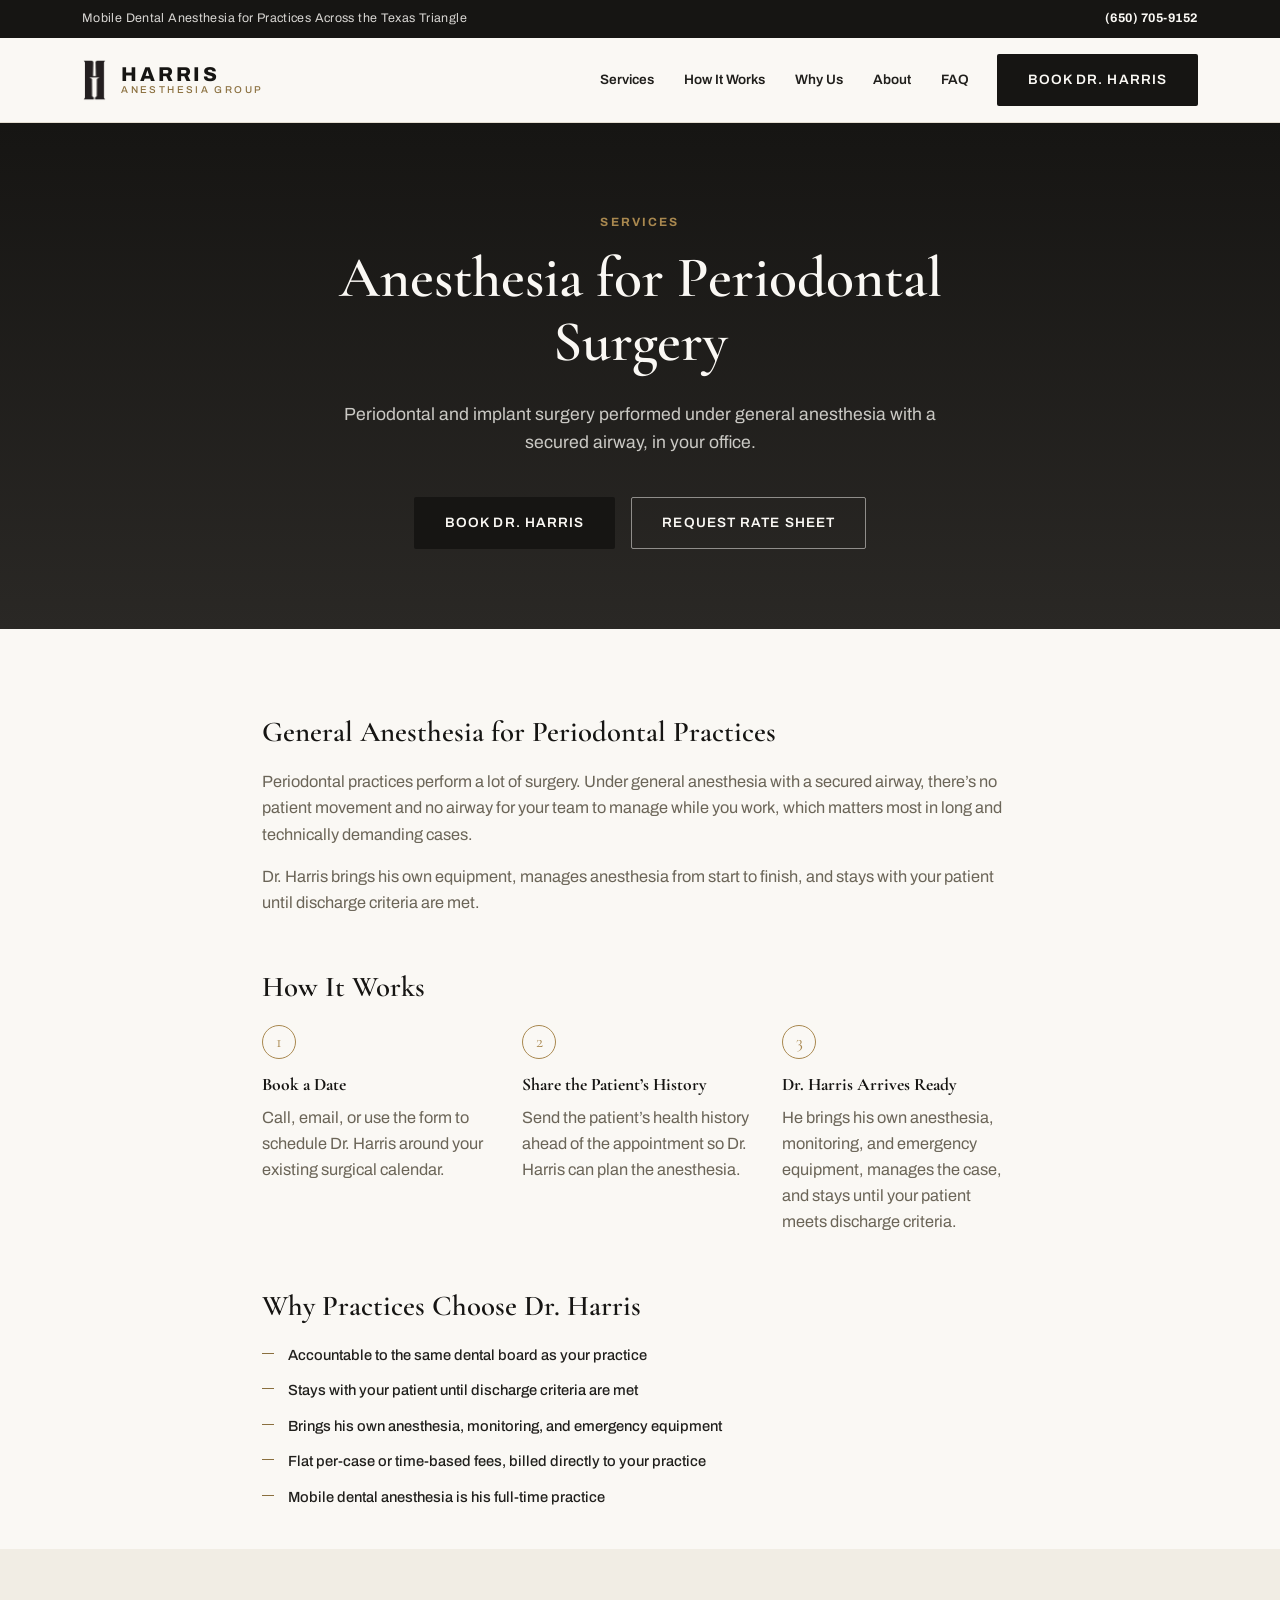
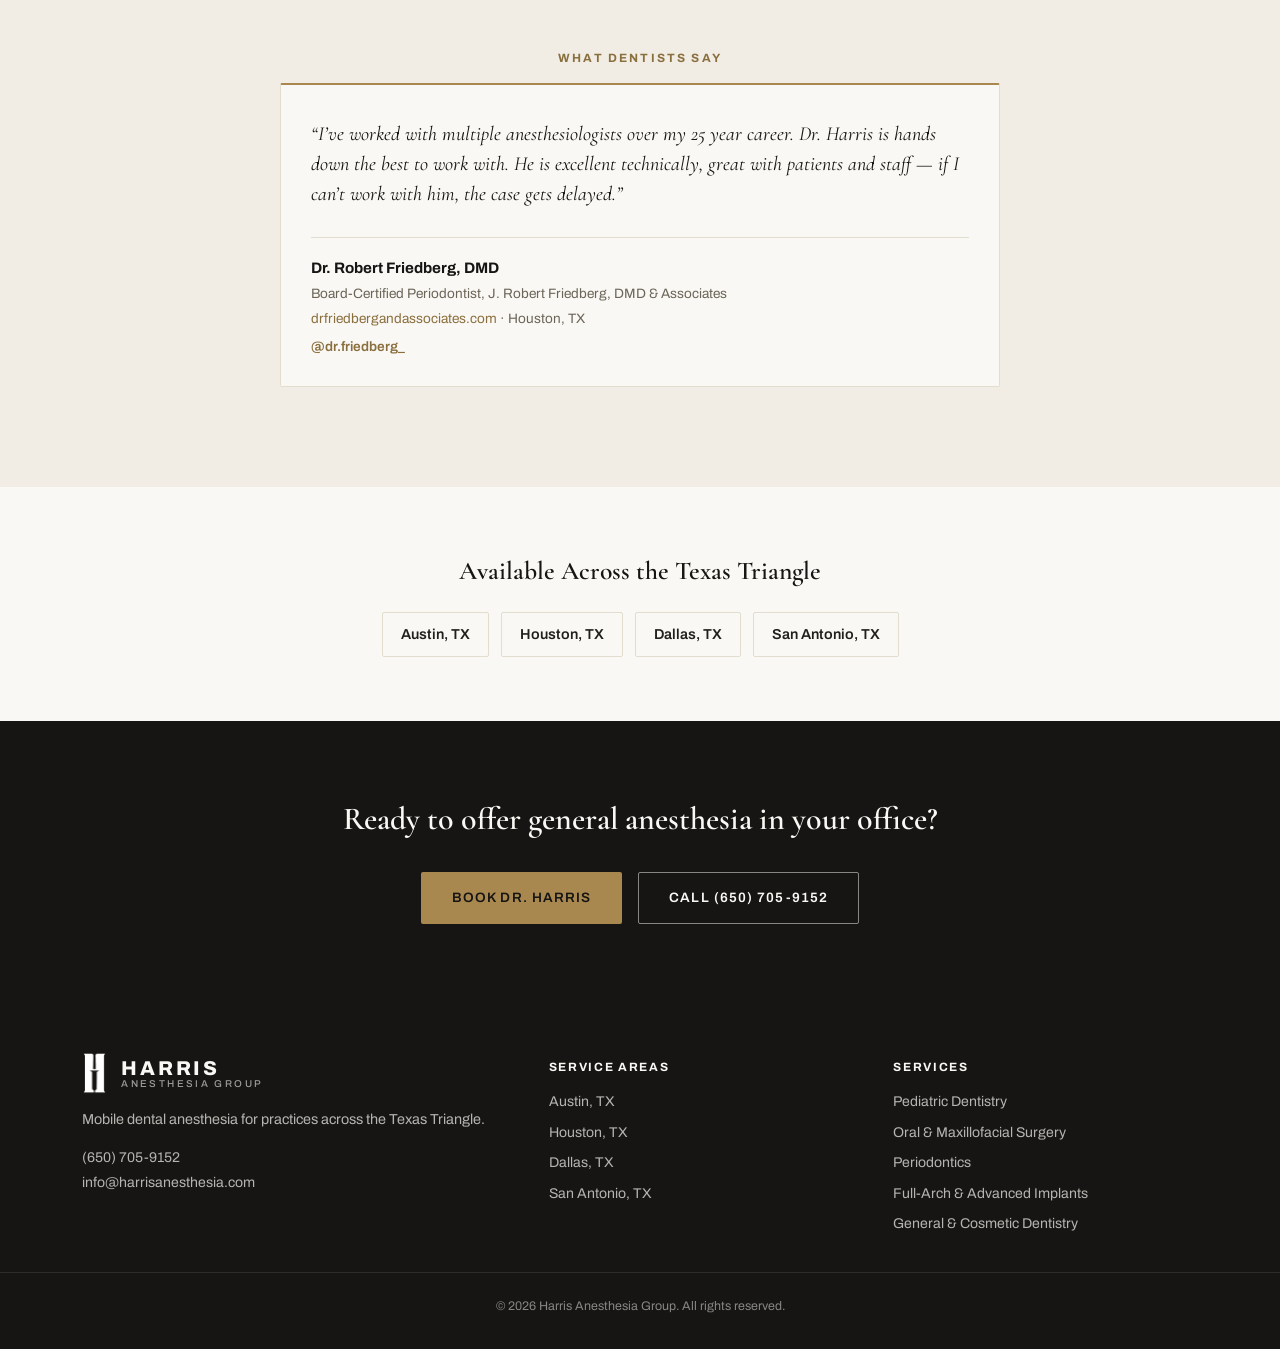
<file: periodontal-surgery-anesthesia/index.html>
<!DOCTYPE html>
<html lang="en">
<head>
<meta charset="UTF-8">
<meta name="viewport" content="width=device-width, initial-scale=1.0">
<title>Periodontal Surgery Anesthesia in Texas | Harris Anesthesia</title>
<meta name="description" content="General anesthesia for periodontal and implant surgery, in your own office. Serving Austin, Houston, Dallas &amp; San Antonio. Flat-fee or time-based pricing.">
<link rel="canonical" href="https://harrisanesthesia.com/periodontal-surgery-anesthesia/">
<meta property="og:type" content="website">
<meta property="og:url" content="https://harrisanesthesia.com/periodontal-surgery-anesthesia/">
<meta property="og:title" content="Periodontal Surgery Anesthesia in Texas | Harris Anesthesia">
<meta property="og:description" content="General anesthesia for periodontal and implant surgery, in your own office. Serving Austin, Houston, Dallas &amp; San Antonio. Flat-fee or time-based pricing.">
<meta property="og:image" content="https://harrisanesthesia.com/assets/dr-harris-headshot-crop.jpg">
<link rel="icon" type="image/png" href="/assets/logo-icon.png">
<link rel="preconnect" href="https://fonts.googleapis.com">
<link rel="preconnect" href="https://fonts.gstatic.com" crossorigin>
<link href="https://fonts.googleapis.com/css2?family=Archivo:wght@400;500;600;700;800&family=Cormorant+Garamond:ital,wght@0,500;0,600;1,500&display=swap" rel="stylesheet">
<link rel="stylesheet" href="/css/styles.css">
</head>
<body>

<div class="topbar">
  <div class="wrap topbar-inner">
    <span>Mobile Dental Anesthesia for Practices Across the Texas Triangle</span>
    <a href="tel:+16507059152" class="topbar-phone">(650) 705-9152</a>
  </div>
</div>

<header class="site-header" id="top">
  <div class="wrap header-inner">
    <a href="/" class="brand">
      <img src="/assets/logo-icon.png" alt="Harris Anesthesia Group mark" class="brand-mark">
      <span class="brand-word">
        <span class="brand-name">HARRIS</span>
        <span class="brand-sub">Anesthesia Group</span>
      </span>
    </a>
    <nav class="site-nav" id="site-nav">
      <a href="/#services">Services</a>
      <a href="/#how-it-works">How It Works</a>
      <a href="/#why">Why Us</a>
      <a href="/#about">About</a>
      <a href="/#faq">FAQ</a>
    </nav>
    <a href="/#contact" class="btn btn-primary header-cta">Book Dr. Harris</a>
    <button class="nav-toggle" id="nav-toggle" aria-label="Toggle navigation" aria-expanded="false">
      <span></span><span></span><span></span>
    </button>
  </div>
</header>

<main>

  <section class="hero page-hero">
    <div class="wrap hero-inner">
      <p class="eyebrow">Services</p>
      <h1>Anesthesia for Periodontal Surgery</h1>
      <p class="hero-lede">Periodontal and implant surgery performed under general anesthesia with a secured airway, in your office.</p>
      <div class="hero-actions">
        <a href="/#contact" class="btn btn-primary">Book Dr. Harris</a>
        <a href="mailto:info@harrisanesthesia.com?subject=Request%20Rate%20Sheet" class="btn btn-ghost">Request Rate Sheet</a>
      </div>
    </div>
  </section>

  <section class="page-body">
    <div class="wrap prose">
      <h2>General Anesthesia for Periodontal Practices</h2>
      <p>Periodontal practices perform a lot of surgery. Under general anesthesia with a secured airway, there&rsquo;s no patient movement and no airway for your team to manage while you work, which matters most in long and technically demanding cases.</p>
      <p>Dr. Harris brings his own equipment, manages anesthesia from start to finish, and stays with your patient until discharge criteria are met.</p>
      <h2>How It Works</h2>
        <ol class="how-steps">
          <li class="how-step"><span class="how-num">1</span><h4>Book a Date</h4><p>Call, email, or use the form to schedule Dr. Harris around your existing surgical calendar.</p></li>
          <li class="how-step"><span class="how-num">2</span><h4>Share the Patient&rsquo;s History</h4><p>Send the patient&rsquo;s health history ahead of the appointment so Dr. Harris can plan the anesthesia.</p></li>
          <li class="how-step"><span class="how-num">3</span><h4>Dr. Harris Arrives Ready</h4><p>He brings his own anesthesia, monitoring, and emergency equipment, manages the case, and stays until your patient meets discharge criteria.</p></li>
        </ol>

      <h2>Why Practices Choose Dr. Harris</h2>
      <ul class="credential-list">
        <li>Accountable to the same dental board as your practice</li>
        <li>Stays with your patient until discharge criteria are met</li>
        <li>Brings his own anesthesia, monitoring, and emergency equipment</li>
        <li>Flat per-case or time-based fees, billed directly to your practice</li>
        <li>Mobile dental anesthesia is his full-time practice</li>
      </ul>
    </div>
  </section>

  <section class="testimonials">
    <div class="wrap">
      <p class="eyebrow center">What Dentists Say</p>
      <div class="testimonial-single">
        <figure class="testimonial">
          <blockquote>&ldquo;I&rsquo;ve worked with multiple anesthesiologists over my 25 year career. Dr. Harris is hands down the best to work with. He is excellent technically, great with patients and staff &mdash; if I can&rsquo;t work with him, the case gets delayed.&rdquo;</blockquote>
          <figcaption>
            <span class="testimonial-name">Dr. Robert Friedberg, DMD</span>
            <span class="testimonial-role">Board-Certified Periodontist, J. Robert Friedberg, DMD &amp; Associates</span>
            <span class="testimonial-place"><a href="https://drfriedbergandassociates.com/" target="_blank" rel="noopener">drfriedbergandassociates.com</a> &middot; Houston, TX</span>
            <a class="testimonial-social" href="https://www.instagram.com/dr.friedberg_/" target="_blank" rel="noopener">@dr.friedberg_</a>
          </figcaption>
        </figure>
      </div>
    </div>
  </section>

  <section class="page-related">
    <div class="wrap">
      <h2>Available Across the Texas Triangle</h2>
      <ul class="link-list">
        <li><a href="/austin/">Austin, TX</a></li>
        <li><a href="/houston/">Houston, TX</a></li>
        <li><a href="/dallas/">Dallas, TX</a></li>
        <li><a href="/san-antonio/">San Antonio, TX</a></li>
      </ul>
    </div>
  </section>

  <section class="cta-band">
    <div class="wrap">
      <h2>Ready to offer general anesthesia in your office?</h2>
      <div class="hero-actions">
        <a href="/#contact" class="btn btn-primary btn-on-dark">Book Dr. Harris</a>
        <a href="tel:+16507059152" class="btn btn-ghost btn-ghost-dark">Call (650) 705-9152</a>
      </div>
    </div>
  </section>

</main>

<footer class="site-footer">
  <div class="wrap footer-cols">
    <div class="footer-brand-col">
      <a href="/" class="brand brand-footer">
        <img src="/assets/logo-icon.png" alt="Harris Anesthesia Group mark" class="brand-mark">
        <span class="brand-word">
          <span class="brand-name">HARRIS</span>
          <span class="brand-sub">Anesthesia Group</span>
        </span>
      </a>
      <p class="footer-tagline">Mobile dental anesthesia for practices across the Texas Triangle.</p>
      <p class="footer-contact"><a href="tel:+16507059152">(650) 705-9152</a><br><a href="mailto:info@harrisanesthesia.com">info@harrisanesthesia.com</a></p>
    </div>
    <div>
      <h4 class="footer-heading">Service Areas</h4>
      <ul class="footer-links">
          <li><a href="/austin/">Austin, TX</a></li>
          <li><a href="/houston/">Houston, TX</a></li>
          <li><a href="/dallas/">Dallas, TX</a></li>
          <li><a href="/san-antonio/">San Antonio, TX</a></li>
      </ul>
    </div>
    <div>
      <h4 class="footer-heading">Services</h4>
      <ul class="footer-links">
          <li><a href="/pediatric-dental-anesthesia/">Pediatric Dentistry</a></li>
          <li><a href="/oral-surgery-anesthesia/">Oral &amp; Maxillofacial Surgery</a></li>
          <li><a href="/periodontal-surgery-anesthesia/">Periodontics</a></li>
          <li><a href="/full-arch-implant-anesthesia/">Full-Arch &amp; Advanced Implants</a></li>
          <li><a href="/general-cosmetic-dental-anesthesia/">General &amp; Cosmetic Dentistry</a></li>
      </ul>
    </div>
  </div>
  <p class="footer-copy">&copy; <span id="year"></span> Harris Anesthesia Group. All rights reserved.</p>
</footer>

<script src="/js/main.js"></script>
</body>
</html>
</file>
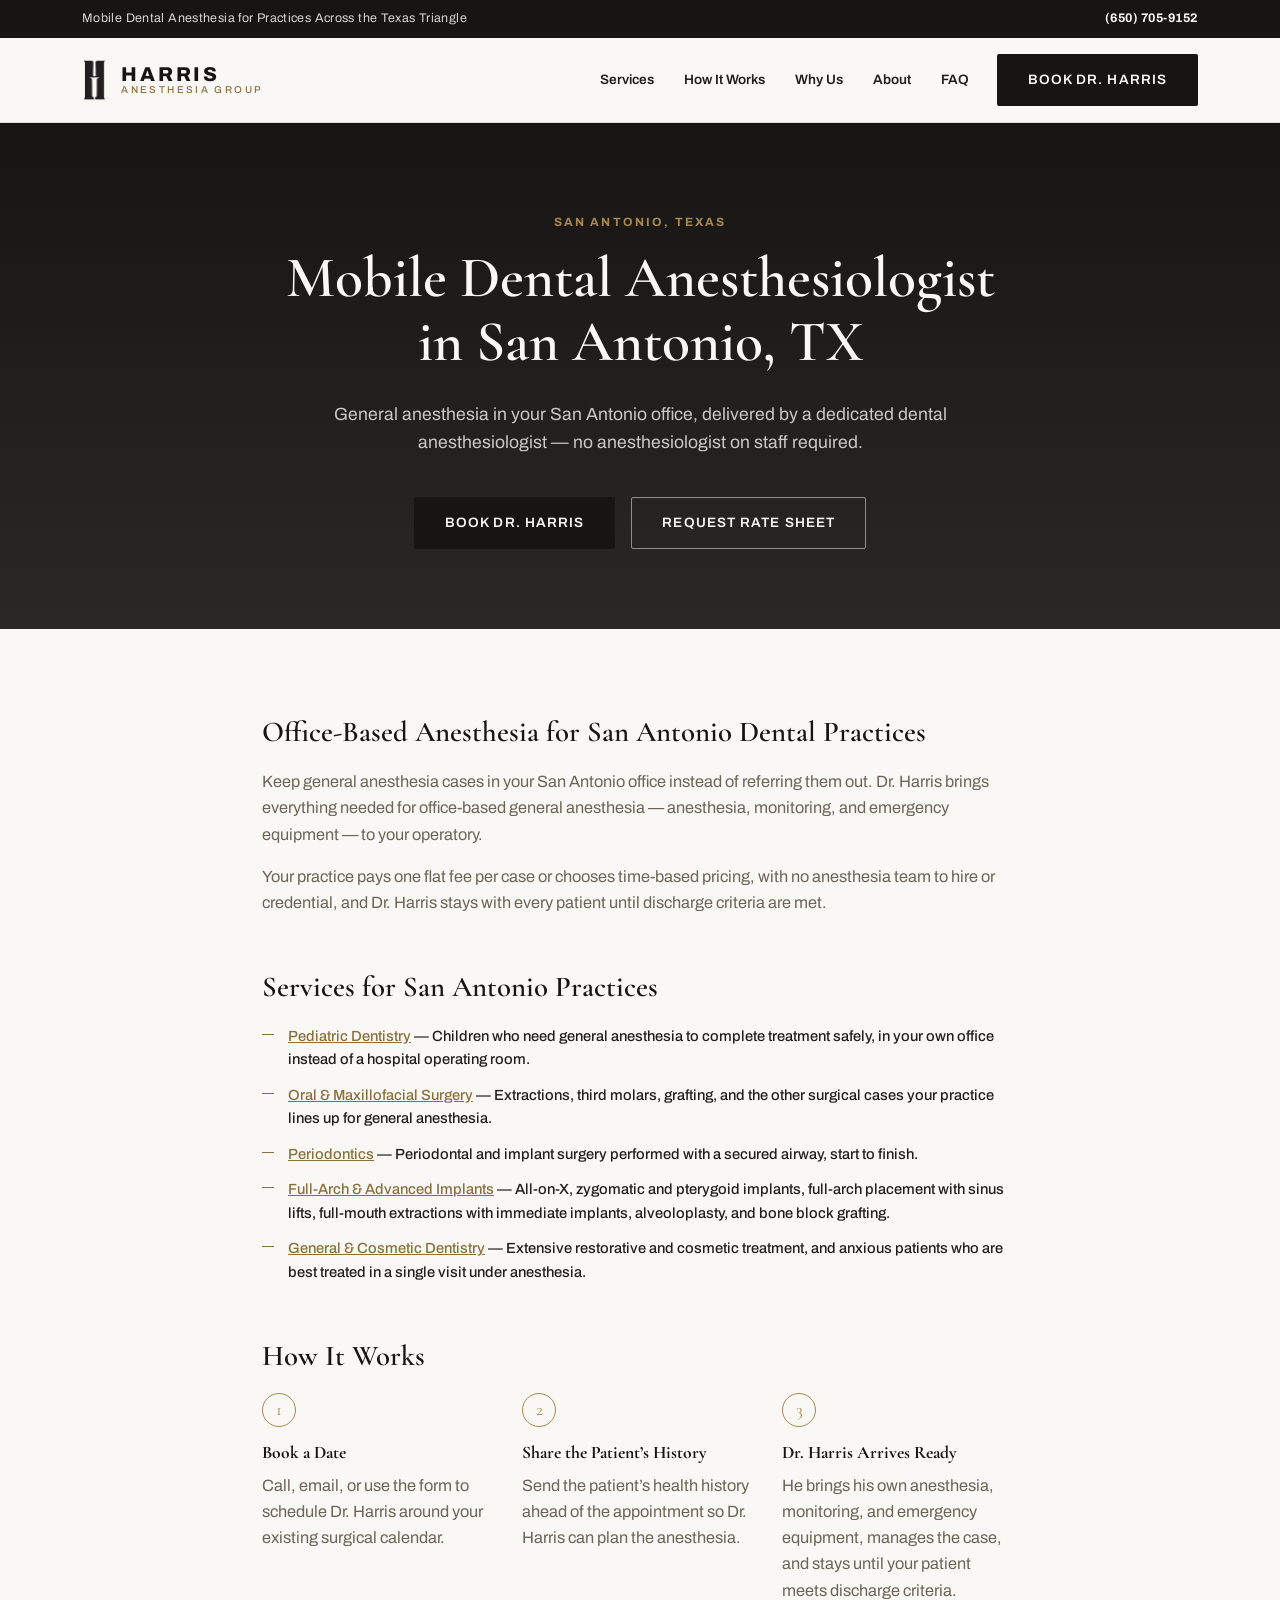
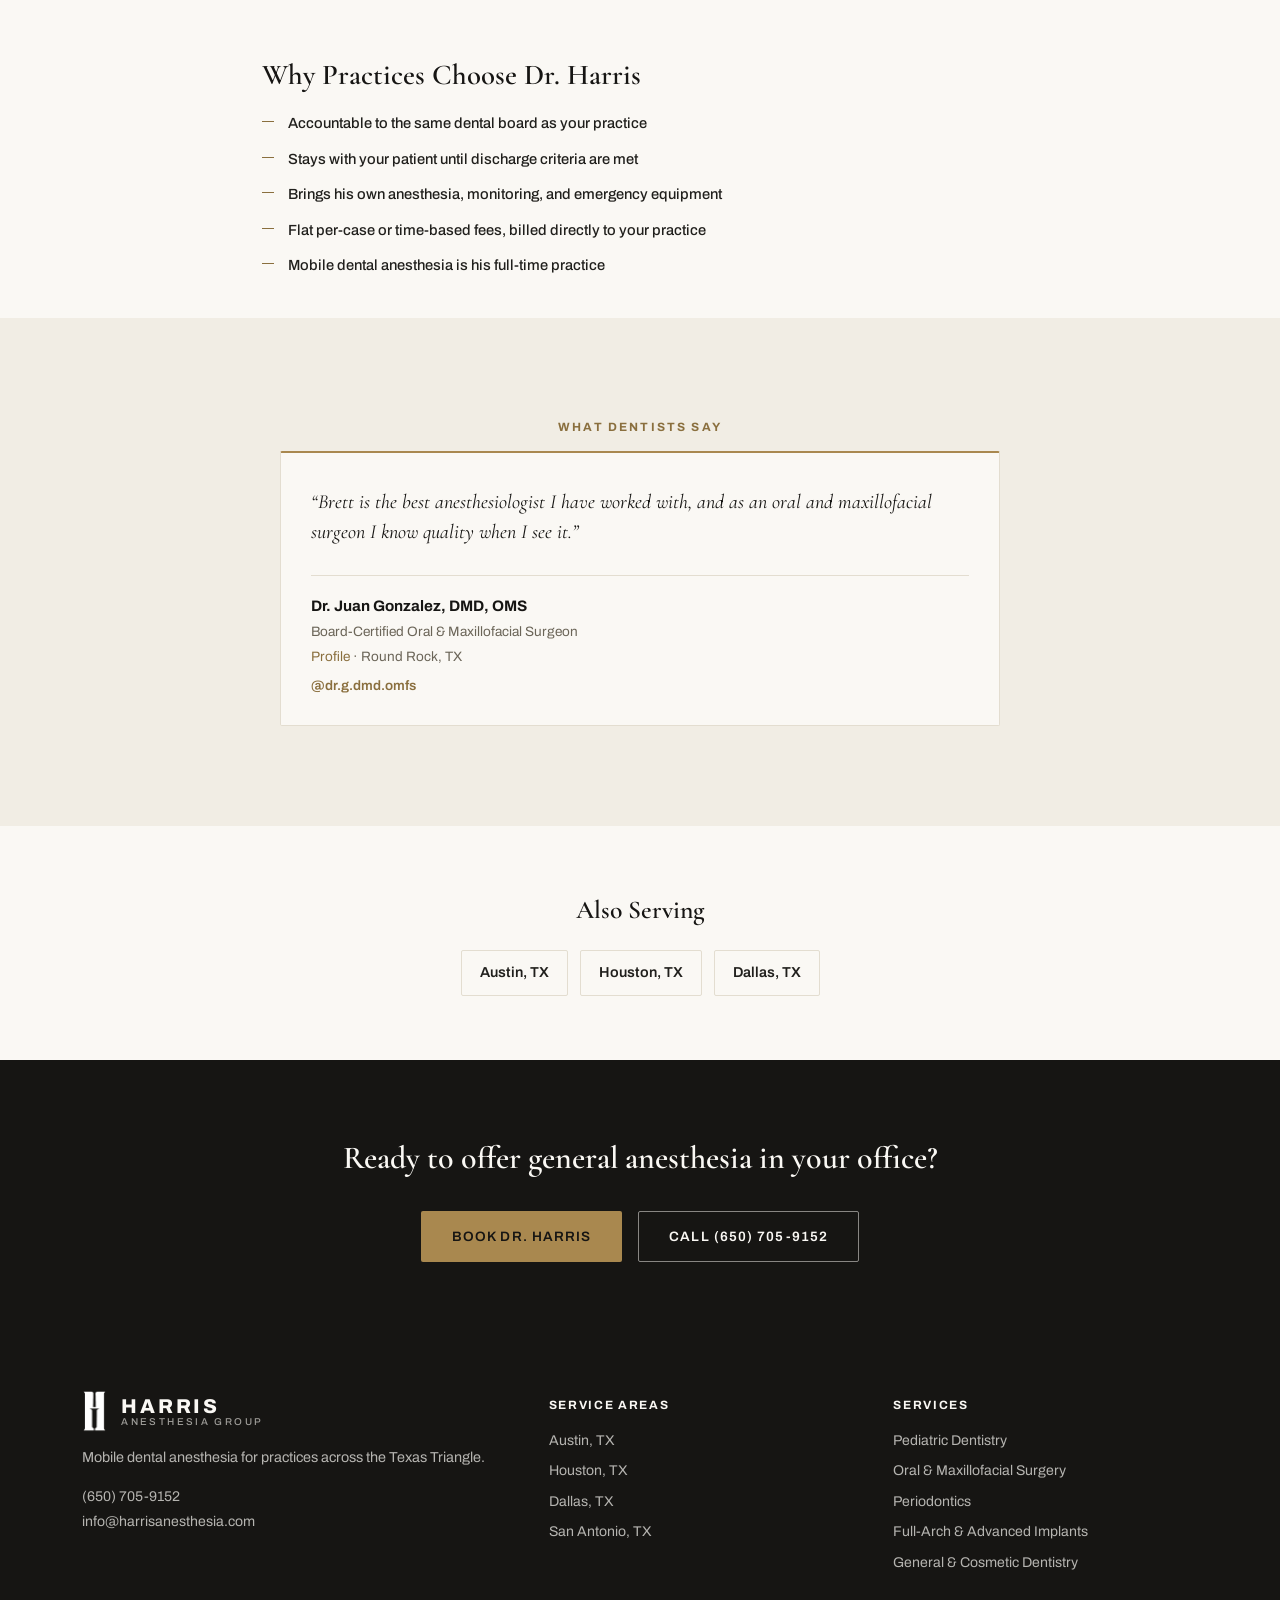
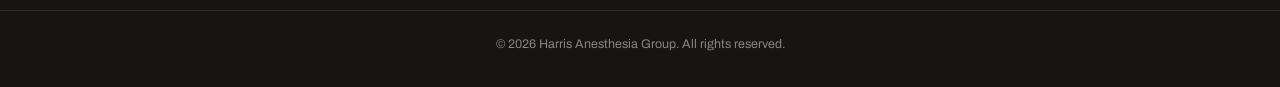
<file: san-antonio/index.html>
<!DOCTYPE html>
<html lang="en">
<head>
<meta charset="UTF-8">
<meta name="viewport" content="width=device-width, initial-scale=1.0">
<title>Dental Anesthesiologist in San Antonio, TX | Harris Anesthesia</title>
<meta name="description" content="Mobile dental anesthesiologist Dr. Brett Harris brings general anesthesia to dental offices in San Antonio, TX. Flat-fee or time-based pricing.">
<link rel="canonical" href="https://harrisanesthesia.com/san-antonio/">
<meta property="og:type" content="website">
<meta property="og:url" content="https://harrisanesthesia.com/san-antonio/">
<meta property="og:title" content="Dental Anesthesiologist in San Antonio, TX | Harris Anesthesia">
<meta property="og:description" content="Mobile dental anesthesiologist Dr. Brett Harris brings general anesthesia to dental offices in San Antonio, TX. Flat-fee or time-based pricing.">
<meta property="og:image" content="https://harrisanesthesia.com/assets/dr-harris-headshot-crop.jpg">
<link rel="icon" type="image/png" href="/assets/logo-icon.png">
<link rel="preconnect" href="https://fonts.googleapis.com">
<link rel="preconnect" href="https://fonts.gstatic.com" crossorigin>
<link href="https://fonts.googleapis.com/css2?family=Archivo:wght@400;500;600;700;800&family=Cormorant+Garamond:ital,wght@0,500;0,600;1,500&display=swap" rel="stylesheet">
<link rel="stylesheet" href="/css/styles.css">
</head>
<body>

<div class="topbar">
  <div class="wrap topbar-inner">
    <span>Mobile Dental Anesthesia for Practices Across the Texas Triangle</span>
    <a href="tel:+16507059152" class="topbar-phone">(650) 705-9152</a>
  </div>
</div>

<header class="site-header" id="top">
  <div class="wrap header-inner">
    <a href="/" class="brand">
      <img src="/assets/logo-icon.png" alt="Harris Anesthesia Group mark" class="brand-mark">
      <span class="brand-word">
        <span class="brand-name">HARRIS</span>
        <span class="brand-sub">Anesthesia Group</span>
      </span>
    </a>
    <nav class="site-nav" id="site-nav">
      <a href="/#services">Services</a>
      <a href="/#how-it-works">How It Works</a>
      <a href="/#why">Why Us</a>
      <a href="/#about">About</a>
      <a href="/#faq">FAQ</a>
    </nav>
    <a href="/#contact" class="btn btn-primary header-cta">Book Dr. Harris</a>
    <button class="nav-toggle" id="nav-toggle" aria-label="Toggle navigation" aria-expanded="false">
      <span></span><span></span><span></span>
    </button>
  </div>
</header>

<main>

  <section class="hero page-hero">
    <div class="wrap hero-inner">
      <p class="eyebrow">San Antonio, Texas</p>
      <h1>Mobile Dental Anesthesiologist in San Antonio, TX</h1>
      <p class="hero-lede">General anesthesia in your San Antonio office, delivered by a dedicated dental anesthesiologist &mdash; no anesthesiologist on staff required.</p>
      <div class="hero-actions">
        <a href="/#contact" class="btn btn-primary">Book Dr. Harris</a>
        <a href="mailto:info@harrisanesthesia.com?subject=Request%20Rate%20Sheet" class="btn btn-ghost">Request Rate Sheet</a>
      </div>
    </div>
  </section>

  <section class="page-body">
    <div class="wrap prose">
      <h2>Office-Based Anesthesia for San Antonio Dental Practices</h2>
      <p>Keep general anesthesia cases in your San Antonio office instead of referring them out. Dr. Harris brings everything needed for office-based general anesthesia &mdash; anesthesia, monitoring, and emergency equipment &mdash; to your operatory.</p>
      <p>Your practice pays one flat fee per case or chooses time-based pricing, with no anesthesia team to hire or credential, and Dr. Harris stays with every patient until discharge criteria are met.</p>

      <h2>Services for San Antonio Practices</h2>
      <ul class="credential-list">
        <li><a href="/pediatric-dental-anesthesia/">Pediatric Dentistry</a> &mdash; Children who need general anesthesia to complete treatment safely, in your own office instead of a hospital operating room.</li>
        <li><a href="/oral-surgery-anesthesia/">Oral &amp; Maxillofacial Surgery</a> &mdash; Extractions, third molars, grafting, and the other surgical cases your practice lines up for general anesthesia.</li>
        <li><a href="/periodontal-surgery-anesthesia/">Periodontics</a> &mdash; Periodontal and implant surgery performed with a secured airway, start to finish.</li>
        <li><a href="/full-arch-implant-anesthesia/">Full-Arch &amp; Advanced Implants</a> &mdash; All-on-X, zygomatic and pterygoid implants, full-arch placement with sinus lifts, full-mouth extractions with immediate implants, alveoloplasty, and bone block grafting.</li>
        <li><a href="/general-cosmetic-dental-anesthesia/">General &amp; Cosmetic Dentistry</a> &mdash; Extensive restorative and cosmetic treatment, and anxious patients who are best treated in a single visit under anesthesia.</li>
      </ul>

      <h2>How It Works</h2>
        <ol class="how-steps">
          <li class="how-step"><span class="how-num">1</span><h4>Book a Date</h4><p>Call, email, or use the form to schedule Dr. Harris around your existing surgical calendar.</p></li>
          <li class="how-step"><span class="how-num">2</span><h4>Share the Patient&rsquo;s History</h4><p>Send the patient&rsquo;s health history ahead of the appointment so Dr. Harris can plan the anesthesia.</p></li>
          <li class="how-step"><span class="how-num">3</span><h4>Dr. Harris Arrives Ready</h4><p>He brings his own anesthesia, monitoring, and emergency equipment, manages the case, and stays until your patient meets discharge criteria.</p></li>
        </ol>

      <h2>Why Practices Choose Dr. Harris</h2>
      <ul class="credential-list">
        <li>Accountable to the same dental board as your practice</li>
        <li>Stays with your patient until discharge criteria are met</li>
        <li>Brings his own anesthesia, monitoring, and emergency equipment</li>
        <li>Flat per-case or time-based fees, billed directly to your practice</li>
        <li>Mobile dental anesthesia is his full-time practice</li>
      </ul>
    </div>
  </section>

  <section class="testimonials">
    <div class="wrap">
      <p class="eyebrow center">What Dentists Say</p>
      <div class="testimonial-single">
        <figure class="testimonial">
          <blockquote>&ldquo;Brett is the best anesthesiologist I have worked with, and as an oral and maxillofacial surgeon I know quality when I see it.&rdquo;</blockquote>
          <figcaption>
            <span class="testimonial-name">Dr. Juan Gonzalez, DMD, OMS</span>
            <span class="testimonial-role">Board-Certified Oral &amp; Maxillofacial Surgeon</span>
            <span class="testimonial-place"><a href="https://infiniadental.com/dr-juan-gonzalez/" target="_blank" rel="noopener">Profile</a> &middot; Round Rock, TX</span>
            <a class="testimonial-social" href="https://www.instagram.com/dr.g.dmd.omfs" target="_blank" rel="noopener">@dr.g.dmd.omfs</a>
          </figcaption>
        </figure>
      </div>
    </div>
  </section>

  <section class="page-related">
    <div class="wrap">
      <h2>Also Serving</h2>
      <ul class="link-list">
        <li><a href="/austin/">Austin, TX</a></li>
        <li><a href="/houston/">Houston, TX</a></li>
        <li><a href="/dallas/">Dallas, TX</a></li>
      </ul>
    </div>
  </section>

  <section class="cta-band">
    <div class="wrap">
      <h2>Ready to offer general anesthesia in your office?</h2>
      <div class="hero-actions">
        <a href="/#contact" class="btn btn-primary btn-on-dark">Book Dr. Harris</a>
        <a href="tel:+16507059152" class="btn btn-ghost btn-ghost-dark">Call (650) 705-9152</a>
      </div>
    </div>
  </section>

</main>

<footer class="site-footer">
  <div class="wrap footer-cols">
    <div class="footer-brand-col">
      <a href="/" class="brand brand-footer">
        <img src="/assets/logo-icon.png" alt="Harris Anesthesia Group mark" class="brand-mark">
        <span class="brand-word">
          <span class="brand-name">HARRIS</span>
          <span class="brand-sub">Anesthesia Group</span>
        </span>
      </a>
      <p class="footer-tagline">Mobile dental anesthesia for practices across the Texas Triangle.</p>
      <p class="footer-contact"><a href="tel:+16507059152">(650) 705-9152</a><br><a href="mailto:info@harrisanesthesia.com">info@harrisanesthesia.com</a></p>
    </div>
    <div>
      <h4 class="footer-heading">Service Areas</h4>
      <ul class="footer-links">
          <li><a href="/austin/">Austin, TX</a></li>
          <li><a href="/houston/">Houston, TX</a></li>
          <li><a href="/dallas/">Dallas, TX</a></li>
          <li><a href="/san-antonio/">San Antonio, TX</a></li>
      </ul>
    </div>
    <div>
      <h4 class="footer-heading">Services</h4>
      <ul class="footer-links">
          <li><a href="/pediatric-dental-anesthesia/">Pediatric Dentistry</a></li>
          <li><a href="/oral-surgery-anesthesia/">Oral &amp; Maxillofacial Surgery</a></li>
          <li><a href="/periodontal-surgery-anesthesia/">Periodontics</a></li>
          <li><a href="/full-arch-implant-anesthesia/">Full-Arch &amp; Advanced Implants</a></li>
          <li><a href="/general-cosmetic-dental-anesthesia/">General &amp; Cosmetic Dentistry</a></li>
      </ul>
    </div>
  </div>
  <p class="footer-copy">&copy; <span id="year"></span> Harris Anesthesia Group. All rights reserved.</p>
</footer>

<script src="/js/main.js"></script>
</body>
</html>
</file>
<file: css/styles.css>
/* ---------- tokens ---------- */
:root {
  --black: #161513;
  --charcoal: #2a2825;
  --ivory: #faf8f4;
  --cream: #f1ede4;
  --gold: #a9884f;
  --gold-dark: #8a6f3e;
  --line: #e3ddd0;
  --text: #201f1c;
  --text-muted: #6b6558;
  --radius: 2px;
  --shadow: 0 20px 50px -25px rgba(22, 21, 19, 0.35);
  --font-display: 'Cormorant Garamond', Georgia, serif;
  --font-body: 'Archivo', -apple-system, Segoe UI, sans-serif;
}

* { box-sizing: border-box; }
html { scroll-behavior: smooth; }
body {
  margin: 0;
  font-family: var(--font-body);
  color: var(--text);
  background: var(--ivory);
  line-height: 1.6;
  -webkit-font-smoothing: antialiased;
}
img { max-width: 100%; display: block; }
a { color: inherit; text-decoration: none; }
h1, h2, h3 { font-family: var(--font-display); font-weight: 600; margin: 0 0 0.5em; color: var(--black); }
p { margin: 0 0 1em; }
ul { margin: 0; padding: 0; list-style: none; }

.wrap {
  max-width: 1180px;
  margin: 0 auto;
  padding: 0 32px;
}

.eyebrow {
  font-family: var(--font-body);
  text-transform: uppercase;
  letter-spacing: 0.18em;
  font-size: 0.75rem;
  font-weight: 700;
  color: var(--gold-dark);
  margin: 0 0 14px;
}
.eyebrow.center { text-align: center; }
.center { text-align: center; }
.section-lede {
  max-width: 640px;
  color: var(--text-muted);
  font-size: 1.05rem;
}
.section-lede.center { margin-left: auto; margin-right: auto; }

/* ---------- buttons ---------- */
.btn {
  display: inline-flex;
  align-items: center;
  justify-content: center;
  padding: 14px 30px;
  font-size: 0.85rem;
  font-weight: 600;
  text-transform: uppercase;
  letter-spacing: 0.08em;
  border-radius: var(--radius);
  border: 1px solid transparent;
  cursor: pointer;
  transition: all 0.2s ease;
  white-space: nowrap;
}
.btn-primary { background: var(--black); color: var(--ivory); }
.btn-primary:hover { background: var(--gold-dark); }
.btn-ghost { background: transparent; color: var(--black); border-color: var(--black); }
.btn-ghost:hover { background: var(--black); color: var(--ivory); }
.btn-small { padding: 10px 20px; font-size: 0.75rem; }
.btn-block { width: 100%; }

/* ---------- topbar ---------- */
.topbar { background: var(--black); color: rgba(250,248,244,0.85); font-size: 0.78rem; }
.topbar-inner {
  display: flex;
  justify-content: space-between;
  align-items: center;
  padding: 9px 32px;
  letter-spacing: 0.03em;
}
.topbar-phone { font-weight: 700; color: var(--ivory); letter-spacing: 0.04em; }

/* ---------- header ---------- */
.site-header {
  background: var(--ivory);
  border-bottom: 1px solid var(--line);
  position: sticky;
  top: 0;
  z-index: 50;
}
.header-inner {
  display: flex;
  align-items: center;
  gap: 28px;
  padding: 16px 32px;
}
.brand { display: flex; align-items: center; gap: 14px; margin-right: auto; }
.brand-mark { width: auto; height: 42px; }
.brand-word { display: flex; flex-direction: column; line-height: 1.1; }
.brand-name {
  font-family: var(--font-body);
  font-weight: 800;
  font-size: 1.25rem;
  letter-spacing: 0.14em;
  color: var(--black);
}
.brand-sub {
  font-family: var(--font-body);
  font-weight: 500;
  font-size: 0.62rem;
  letter-spacing: 0.24em;
  text-transform: uppercase;
  color: var(--gold-dark);
}
.site-nav { display: flex; gap: 30px; }
.site-nav a {
  font-size: 0.85rem;
  font-weight: 600;
  color: var(--text);
  position: relative;
  padding: 4px 0;
}
.site-nav a:hover { color: var(--gold-dark); }
.header-cta { flex-shrink: 0; }
.nav-toggle {
  display: none;
  flex-direction: column;
  justify-content: center;
  gap: 5px;
  width: 34px;
  height: 34px;
  background: none;
  border: none;
  cursor: pointer;
  padding: 0;
}
.nav-toggle span { width: 100%; height: 2px; background: var(--black); }

/* ---------- hero ---------- */
.hero {
  background: linear-gradient(180deg, var(--black) 0%, var(--charcoal) 100%);
  color: var(--ivory);
  padding: 110px 0 100px;
  text-align: center;
}
.hero-inner { max-width: 780px; margin: 0 auto; }
.hero .eyebrow { color: var(--gold); text-align: center; }
.hero h1 {
  color: var(--ivory);
  font-size: clamp(2.4rem, 5vw, 3.6rem);
  line-height: 1.12;
  margin-bottom: 26px;
}
.hero-lede {
  color: rgba(250, 248, 244, 0.78);
  font-size: 1.1rem;
  max-width: 620px;
  margin: 0 auto 40px;
}
.hero-actions { display: flex; gap: 16px; justify-content: center; flex-wrap: wrap; }
.hero .btn-ghost { color: var(--ivory); border-color: rgba(250,248,244,0.5); }
.hero .btn-ghost:hover { background: var(--ivory); color: var(--black); }

/* ---------- stats ---------- */
.stats { background: var(--black); border-top: 1px solid rgba(250,248,244,0.1); }
.stats-grid {
  display: grid;
  grid-template-columns: repeat(4, 1fr);
  gap: 20px;
  padding: 40px 32px 56px;
}
.stat { text-align: center; color: var(--ivory); }
.stat-num {
  display: block;
  font-family: var(--font-display);
  font-size: 2.2rem;
  color: var(--gold);
  margin-bottom: 6px;
}
.stat-label {
  display: block;
  font-size: 0.8rem;
  color: rgba(250,248,244,0.7);
  letter-spacing: 0.01em;
}

/* ---------- about ---------- */
.about { padding: 100px 0; }
.about-grid {
  display: grid;
  grid-template-columns: 0.8fr 1.2fr;
  gap: 72px;
  align-items: center;
}
.about-media-frame {
  background: var(--black);
  border-radius: var(--radius);
  aspect-ratio: 3/4;
  overflow: hidden;
  box-shadow: var(--shadow);
}
.about-media-frame picture { display: block; height: 100%; }
.about-photo {
  width: 100%;
  height: 100%;
  object-fit: cover;
  object-position: center top;
  display: block;
}
.about-caption {
  margin: 16px 0 0;
  text-align: center;
  font-size: 0.8rem;
  letter-spacing: 0.04em;
  color: var(--text-muted);
}
.about-copy h2 { font-size: 2.1rem; }
.about-copy p { color: var(--text-muted); }
.credential-list { margin-top: 24px; display: flex; flex-direction: column; gap: 12px; }
.credential-list li {
  position: relative;
  padding-left: 26px;
  font-size: 0.92rem;
  color: var(--text);
  font-weight: 500;
}
.credential-list li::before {
  content: "";
  position: absolute;
  left: 0;
  top: 9px;
  width: 12px;
  height: 1px;
  background: var(--gold-dark);
}

/* ---------- services ---------- */
.services { background: var(--cream); padding: 100px 0; }
.services h2 { max-width: 720px; margin-left: auto; margin-right: auto; font-size: 2.1rem; }
.section-lede { margin-bottom: 56px; }
.service-grid {
  display: grid;
  grid-template-columns: repeat(3, 1fr);
  gap: 22px;
}
.service-card {
  background: var(--ivory);
  border: 1px solid var(--line);
  border-radius: var(--radius);
  padding: 30px 26px;
  transition: box-shadow 0.2s ease, transform 0.2s ease;
}
.service-card:hover { box-shadow: var(--shadow); transform: translateY(-3px); }
a.service-card { display: flex; flex-direction: column; color: inherit; }
.card-link { margin-top: auto; padding-top: 16px; font-size: 0.82rem; font-weight: 700; color: var(--gold-dark); letter-spacing: 0.02em; }
.service-index {
  display: block;
  font-family: var(--font-display);
  font-size: 1.3rem;
  color: var(--gold);
  margin-bottom: 10px;
}
.service-card h3 { font-size: 1.15rem; margin-bottom: 10px; }
.service-card p { color: var(--text-muted); font-size: 0.92rem; margin-bottom: 0; }
.service-card-cta {
  background: var(--black);
  color: var(--ivory);
  display: flex;
  flex-direction: column;
  justify-content: center;
}
.service-card-cta h3 { color: var(--ivory); }
.service-card-cta p { color: rgba(250,248,244,0.72); }
.service-card-cta .btn-ghost { color: var(--ivory); border-color: rgba(250,248,244,0.5); align-self: flex-start; }
.service-card-cta .btn-ghost:hover { background: var(--ivory); color: var(--black); }

/* ---------- why ---------- */
.why { padding: 100px 0; }
.why h2 { max-width: 720px; margin-left: auto; margin-right: auto; font-size: 2.1rem; }
.why-grid {
  display: grid;
  grid-template-columns: repeat(2, 1fr);
  gap: 36px 56px;
  max-width: 960px;
  margin: 0 auto;
}

/* ---------- testimonials ---------- */
.testimonials { background: var(--cream); padding: 100px 0; }
.testimonials h2 { font-size: 2.1rem; margin-bottom: 56px; }
.testimonial-grid {
  display: grid;
  grid-template-columns: repeat(3, 1fr);
  gap: 24px;
}
.testimonial {
  margin: 0;
  background: var(--ivory);
  border: 1px solid var(--line);
  border-top: 2px solid var(--gold);
  border-radius: var(--radius);
  padding: 34px 30px 28px;
  display: flex;
  flex-direction: column;
  justify-content: space-between;
  gap: 28px;
}
.testimonial blockquote {
  margin: 0;
  font-family: var(--font-display);
  font-size: 1.25rem;
  line-height: 1.5;
  font-style: italic;
  color: var(--black);
}
.testimonial figcaption {
  display: flex;
  flex-direction: column;
  gap: 3px;
  border-top: 1px solid var(--line);
  padding-top: 18px;
  font-size: 0.85rem;
}
.testimonial-name { font-weight: 700; color: var(--black); font-size: 0.95rem; }
.testimonial-role { color: var(--text-muted); }
.testimonial-place { color: var(--text-muted); }
.testimonial-place a, .testimonial-social { color: var(--gold-dark); }
.testimonial-place a:hover, .testimonial-social:hover { text-decoration: underline; }
.testimonial-social { margin-top: 4px; font-weight: 600; }

/* ---------- why items ---------- */
.safety-item { border-left: 2px solid var(--gold); padding-left: 20px; }
.safety-item h3 { font-size: 1.05rem; margin-bottom: 8px; }
.safety-item p { color: var(--text-muted); font-size: 0.92rem; margin-bottom: 0; }

/* ---------- referring ---------- */
.referring { background: var(--black); color: var(--ivory); padding: 100px 0; text-align: center; }
.referring-inner { max-width: 820px; margin: 0 auto; }
.referring h2 { color: var(--ivory); font-size: 2.1rem; }
.referring .section-lede { color: rgba(250,248,244,0.75); margin-left: auto; margin-right: auto; text-align: center; }
.referring-points {
  display: grid;
  grid-template-columns: repeat(3, 1fr);
  gap: 28px;
  margin: 48px 0 44px;
  text-align: left;
}
.referring-point { border-top: 2px solid var(--gold); padding-top: 18px; }
.referring-point h3 { color: var(--ivory); font-size: 1.05rem; }
.referring-point p { color: rgba(250,248,244,0.68); font-size: 0.9rem; margin-bottom: 0; }
.backup-callout {
  border: 1px solid rgba(250,248,244,0.18);
  border-radius: var(--radius);
  padding: 26px 30px;
  margin: 0 0 40px;
  text-align: left;
}
.backup-callout h3 { color: var(--gold); font-size: 1.15rem; margin-bottom: 8px; }
.backup-callout p { color: rgba(250,248,244,0.75); font-size: 0.95rem; margin: 0; }
.how-heading { color: var(--ivory); font-size: 1.6rem; margin: 8px 0 24px; }
.how-steps {
  list-style: none;
  margin: 0 0 44px;
  padding: 0;
  display: grid;
  grid-template-columns: repeat(3, 1fr);
  gap: 24px;
  text-align: left;
}
.how-step { position: relative; }
.how-num {
  display: inline-flex;
  align-items: center;
  justify-content: center;
  width: 34px;
  height: 34px;
  border-radius: 50%;
  border: 1px solid var(--gold);
  color: var(--gold);
  font-family: var(--font-display);
  font-size: 1.1rem;
  margin-bottom: 12px;
}
.how-step h4 { font-family: var(--font-display); font-size: 1.1rem; margin: 0 0 6px; }
.how-step p { font-size: 0.9rem; margin: 0; }
.referring .how-step h4 { color: var(--ivory); }
.referring .how-step p { color: rgba(250,248,244,0.68); }
.page-body .how-step h4 { color: var(--black); }
.page-body .how-step p { color: var(--text-muted); }
.btn-on-dark { background: var(--gold); color: var(--black); }
.btn-on-dark:hover { background: var(--ivory); }
.btn-ghost-dark { color: var(--ivory); border-color: rgba(250,248,244,0.5); }
.btn-ghost-dark:hover { background: var(--ivory); color: var(--black); }
.referring .hero-actions, .cta-band .hero-actions { justify-content: center; }

/* ---------- pull quote ---------- */
.pull-quote { padding: 56px 0 8px; text-align: center; }
.pull-quote blockquote {
  margin: 0 auto;
  max-width: 760px;
  font-family: var(--font-display);
  font-style: italic;
  font-size: clamp(1.5rem, 3vw, 2.1rem);
  line-height: 1.3;
  color: var(--black);
}
.pull-quote-cite { margin: 14px 0 0; font-size: 0.82rem; letter-spacing: 0.04em; color: var(--text-muted); }

/* ---------- faq ---------- */
.faq { background: var(--cream); padding: 100px 0; }
.faq h2 { font-size: 2.1rem; margin-bottom: 40px; }
.faq-inner { max-width: 820px; }
.faq-item { border-top: 1px solid var(--line); padding: 4px 0; }
.faq-item:last-child { border-bottom: 1px solid var(--line); }
.faq-item summary {
  cursor: pointer;
  list-style: none;
  padding: 18px 36px 18px 0;
  position: relative;
  font-weight: 600;
  font-size: 1rem;
  color: var(--black);
}
.faq-item summary::-webkit-details-marker { display: none; }
.faq-item summary::after {
  content: "+";
  position: absolute;
  right: 4px;
  top: 14px;
  font-size: 1.4rem;
  color: var(--gold-dark);
}
.faq-item[open] summary::after { content: "\2013"; }
.faq-item p { margin: 0 0 18px; color: var(--text-muted); }
.faq-item a, .patients-contact a, .contact-info p a { color: var(--gold-dark); text-decoration: underline; }

/* ---------- patients ---------- */
.patients { padding: 80px 0; }
.patients-inner { max-width: 820px; }
.patients h2 { font-size: 1.8rem; }
.patients p { color: var(--text-muted); }
.patients .credential-list { margin: 20px 0 24px; }
.patients-contact { margin: 0; }

/* ---------- inner pages ---------- */
.page-hero { padding: 90px 0 80px; }
.page-body { padding: 80px 0 40px; }
.prose { max-width: 820px; }
.prose h2 { font-size: 1.8rem; margin-top: 48px; }
.prose h2:first-child { margin-top: 0; }
.prose p { color: var(--text-muted); font-size: 1.02rem; }
.prose .credential-list { margin: 8px 0 0; }
.prose .credential-list a { color: var(--gold-dark); text-decoration: underline; }
.page-body .how-steps { margin-bottom: 0; }
.testimonial-single { max-width: 720px; margin: 0 auto; }
.page-related { padding: 64px 0; text-align: center; }
.page-related h2 { font-size: 1.6rem; }
.link-list { display: flex; flex-wrap: wrap; justify-content: center; gap: 12px; margin-top: 20px; }
.link-list a {
  display: inline-block;
  padding: 10px 18px;
  border: 1px solid var(--line);
  border-radius: var(--radius);
  font-size: 0.9rem;
  font-weight: 600;
}
.link-list a:hover { border-color: var(--gold); color: var(--gold-dark); }
.cta-band { background: var(--black); padding: 72px 0; text-align: center; }
.cta-band h2 { color: var(--ivory); font-size: 2rem; margin-bottom: 28px; }

/* ---------- contact ---------- */
.contact { padding: 100px 0; background: var(--cream); }
.contact-grid { display: grid; grid-template-columns: 0.9fr 1.1fr; gap: 64px; }
.contact-info h2 { font-size: 2rem; }
.contact-info p { color: var(--text-muted); }
.contact-details { margin-top: 32px; display: flex; flex-direction: column; gap: 18px; }
.contact-details dt { font-size: 0.72rem; text-transform: uppercase; letter-spacing: 0.14em; color: var(--gold-dark); font-weight: 700; margin-bottom: 4px; }
.contact-details dd { margin: 0; font-size: 1.02rem; font-weight: 600; }
.contact-details a:hover { color: var(--gold-dark); }

.contact-form {
  background: var(--ivory);
  border: 1px solid var(--line);
  border-radius: var(--radius);
  padding: 36px;
  box-shadow: var(--shadow);
}
.form-row { margin-bottom: 18px; display: flex; flex-direction: column; gap: 6px; }
.form-pair { display: grid; grid-template-columns: 1fr 1fr; gap: 0 16px; }
.form-honeypot { position: absolute; left: -9999px; }
.contact-form button:disabled { opacity: 0.6; cursor: wait; }
.form-row label { font-size: 0.78rem; font-weight: 700; text-transform: uppercase; letter-spacing: 0.06em; color: var(--text-muted); }
.form-row input, .form-row select, .form-row textarea {
  font-family: var(--font-body);
  font-size: 0.95rem;
  padding: 12px 14px;
  border: 1px solid var(--line);
  border-radius: var(--radius);
  background: #fff;
  color: var(--text);
}
.form-row input:focus, .form-row select:focus, .form-row textarea:focus {
  outline: none;
  border-color: var(--gold);
}
.form-note { margin: 14px 0 0; font-size: 0.85rem; color: var(--gold-dark); min-height: 1.2em; }

/* ---------- footer ---------- */
.site-footer { background: var(--black); color: rgba(250,248,244,0.7); padding: 56px 0 32px; }
.footer-cols { display: grid; grid-template-columns: 1.4fr 1fr 1fr; gap: 40px; padding-bottom: 36px; }
.footer-heading { color: var(--ivory); font-family: var(--font-body); font-size: 0.75rem; text-transform: uppercase; letter-spacing: 0.14em; margin: 6px 0 14px; }
.footer-links { display: flex; flex-direction: column; gap: 8px; font-size: 0.88rem; }
.footer-links a:hover, .footer-contact a:hover { color: var(--ivory); }
.footer-contact { font-size: 0.88rem; margin: 14px 0 0; line-height: 1.8; }
.site-footer .footer-copy { text-align: center; border-top: 1px solid rgba(250,248,244,0.1); padding-top: 24px; }
.brand-footer .brand-mark { filter: invert(1) brightness(1.4); }
.brand-footer .brand-name, .brand-footer .brand-sub { color: var(--ivory); }
.brand-footer .brand-sub { color: rgba(250,248,244,0.6); }
.footer-tagline { font-size: 0.9rem; margin: 14px 0 0; }
.footer-copy { font-size: 0.78rem; margin: 0; color: rgba(250,248,244,0.5); }

/* ---------- responsive ---------- */
@media (max-width: 980px) {
  .about-grid, .contact-grid { grid-template-columns: 1fr; }
  .how-steps { grid-template-columns: 1fr; }
  .footer-cols { grid-template-columns: 1fr 1fr; }
  .footer-brand-col { grid-column: 1 / -1; }
  .about-media-frame { max-width: 320px; margin: 0 auto; }
  .service-grid { grid-template-columns: repeat(2, 1fr); }
  .testimonial-grid { grid-template-columns: 1fr; }
  .referring-points { grid-template-columns: 1fr; }
  .stats-grid { grid-template-columns: repeat(2, 1fr); }
}

@media (max-width: 760px) {
  .topbar span:first-child { display: none; }
  .site-nav { display: none; }
  .header-cta { display: none; }
  .nav-toggle { display: flex; }
  .header-inner { padding: 14px 20px; }
  .wrap { padding: 0 20px; }
  .hero { padding: 80px 0 64px; }
  .about, .services, .why, .referring, .testimonials, .faq, .patients, .contact { padding: 64px 0; }
  .page-hero { padding: 64px 0 56px; }
  .page-body { padding: 56px 0 24px; }
  .service-grid { grid-template-columns: 1fr; }
  .why-grid { grid-template-columns: 1fr; }
  .form-pair { grid-template-columns: 1fr; }
  .contact-form { padding: 24px; }

  .site-nav.open {
    display: flex;
    flex-direction: column;
    position: absolute;
    top: 100%;
    left: 0;
    right: 0;
    background: var(--ivory);
    border-bottom: 1px solid var(--line);
    padding: 20px;
    gap: 18px;
  }
}
</file>
